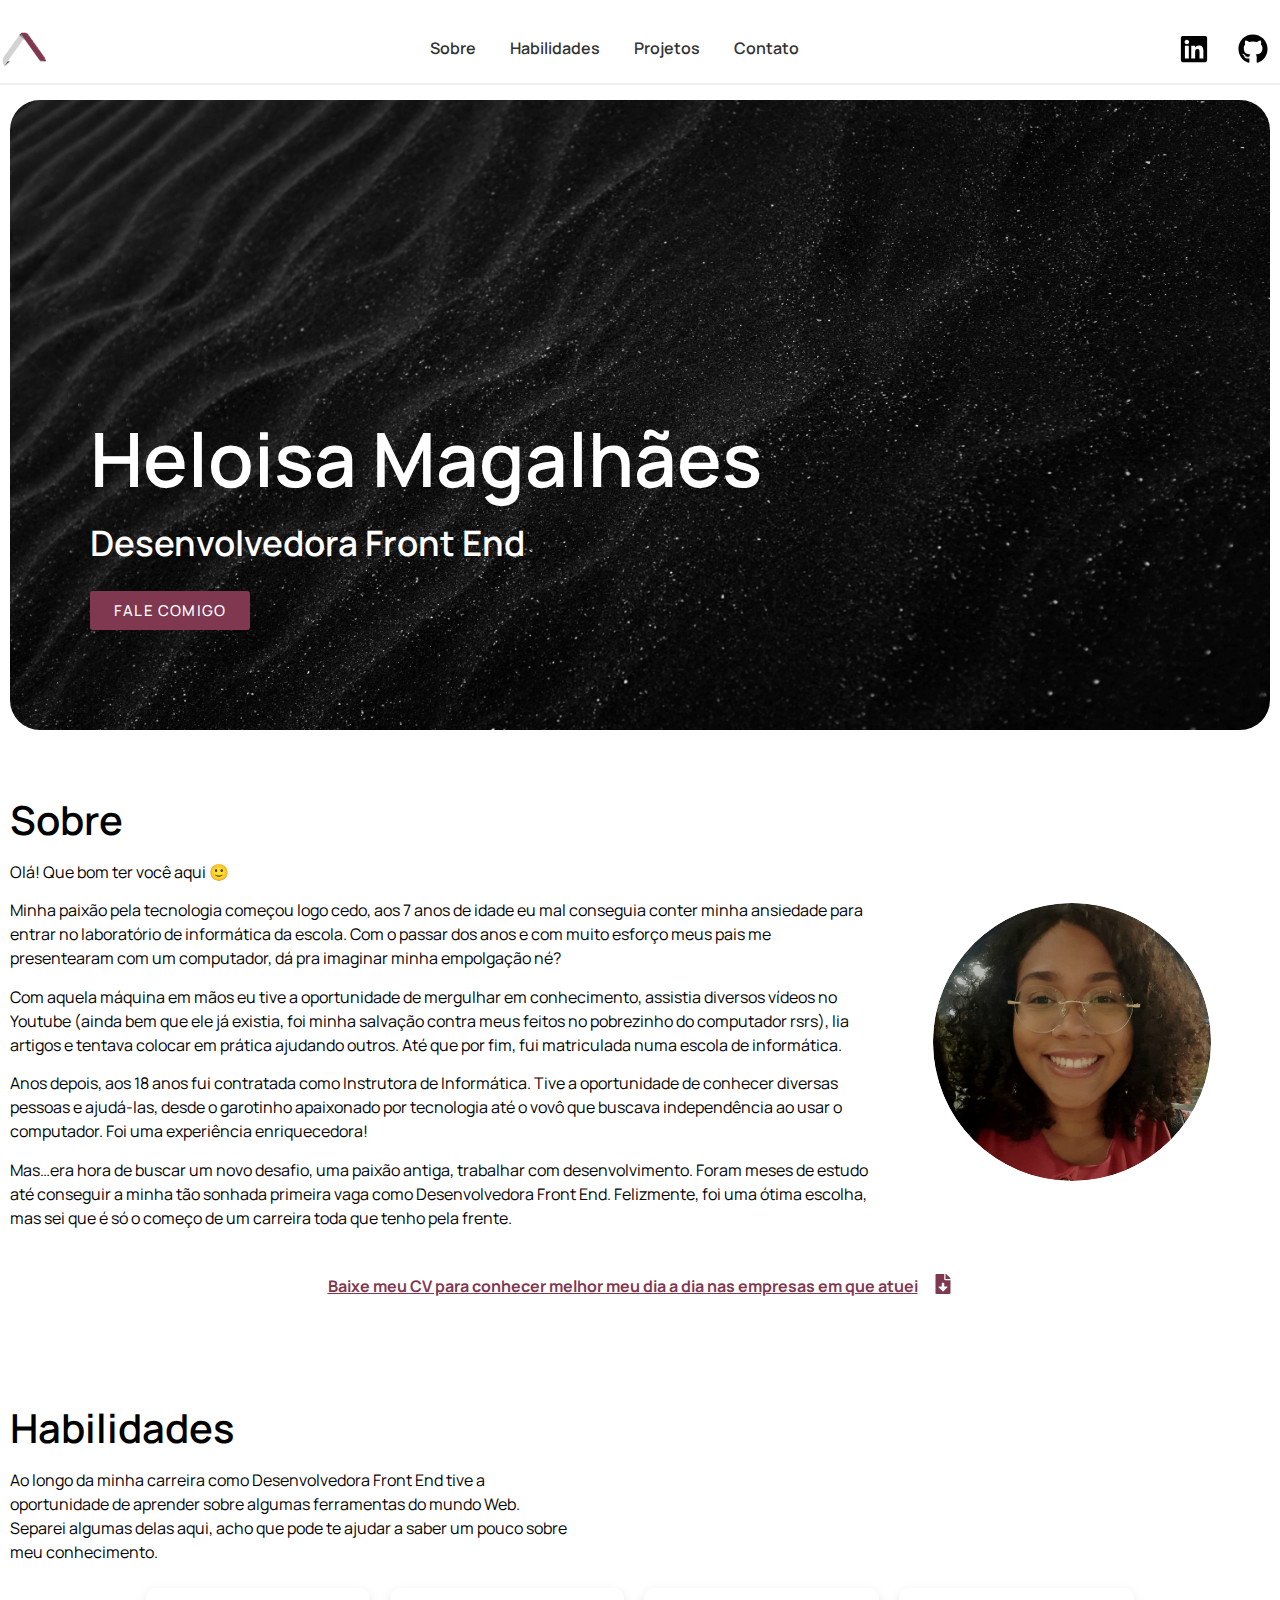
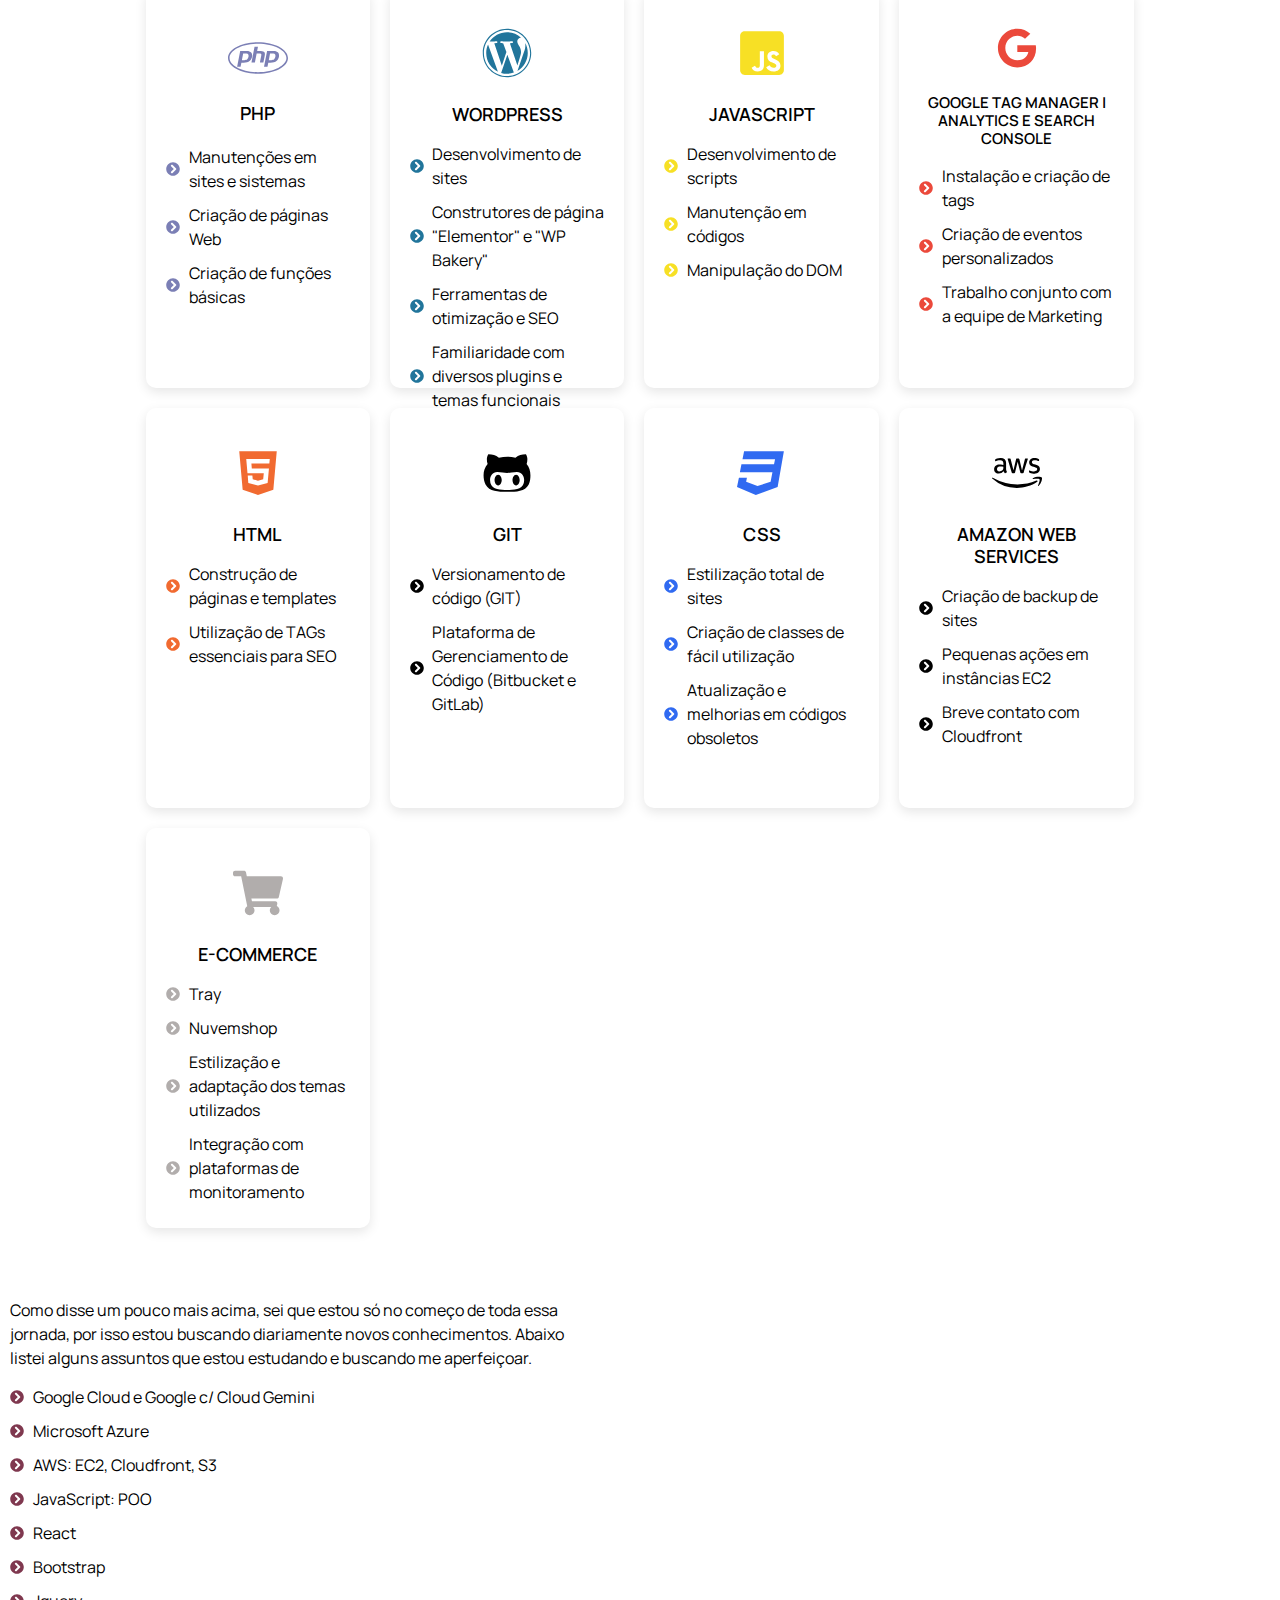
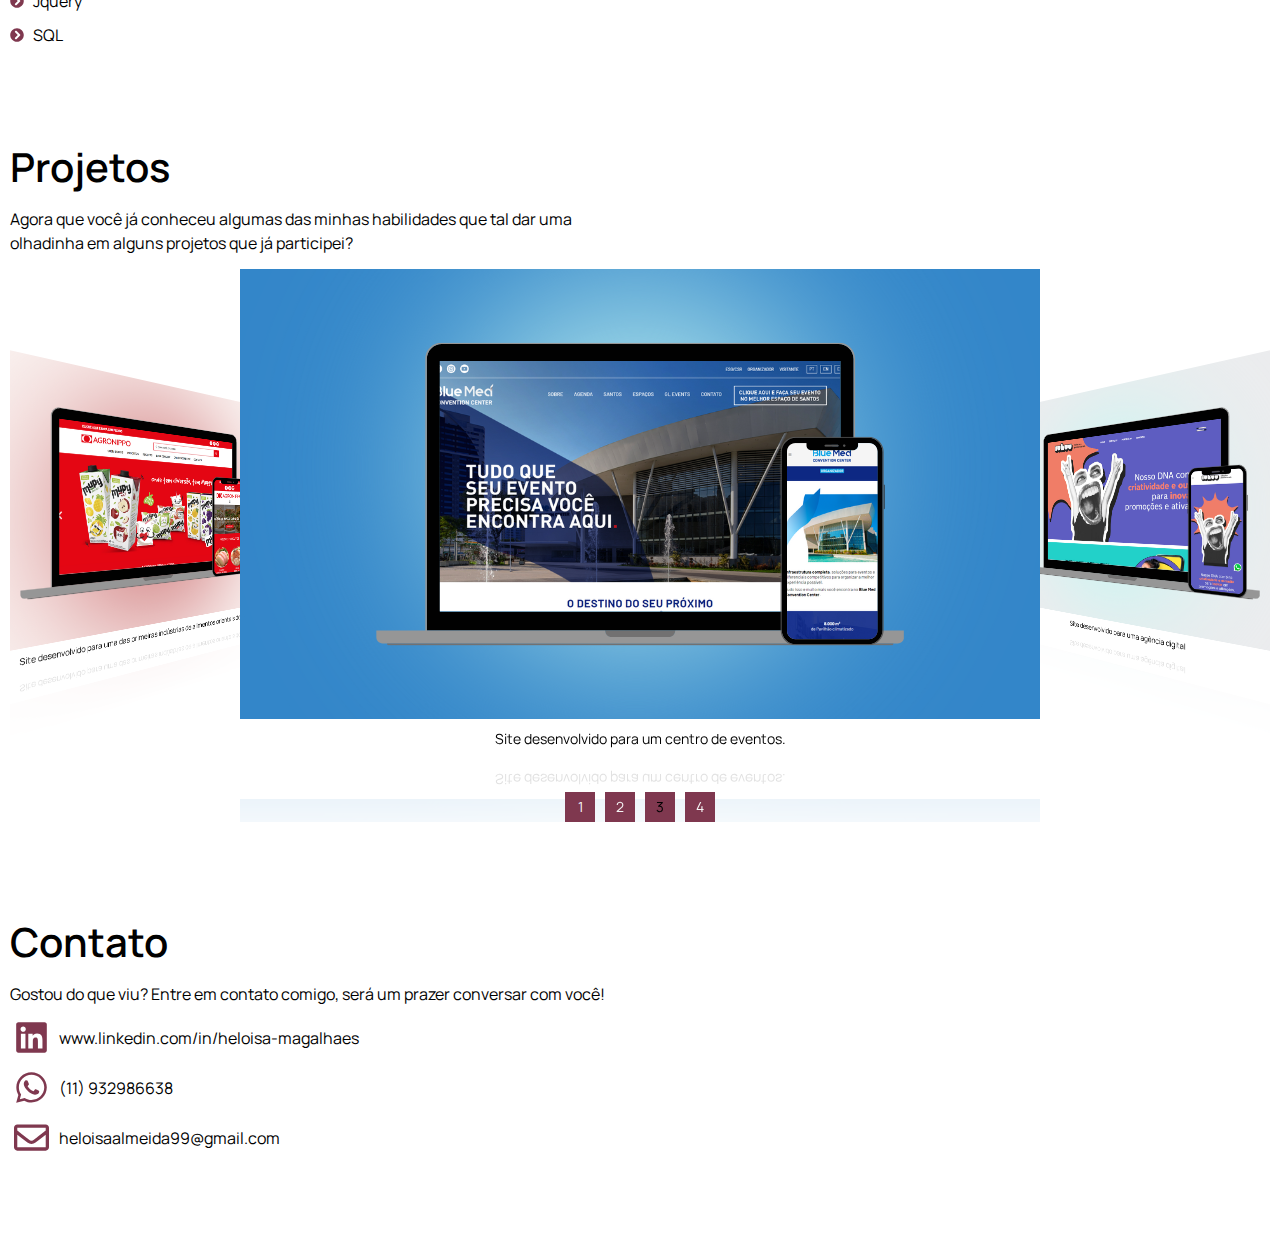
<file: index.html>
<!DOCTYPE html>
<html lang="pt-BR">
<head>
	<meta charset="UTF-8">
		<title>Portfólio Heloisa Magalhães &#8211; Olá! Conheça um pouco mais sobre mim :)</title>
<meta name="robots" content="max-image-preview:large">
<link rel="alternate" type="application/rss+xml" title="Feed para Portfólio Heloisa Magalhães &raquo;" href="./feed/index.html">
<link rel="alternate" type="application/rss+xml" title="Feed de comentários para Portfólio Heloisa Magalhães &raquo;" href="./comments/feed/index.html">
<link rel="alternate" type="application/rss+xml" title="Feed de comentários para Portfólio Heloisa Magalhães &raquo; Portfólio Helô Magalhães" href="./pagina-exemplo/feed/index.html">
<script>
window._wpemojiSettings = {"baseUrl":"https:\/\/s.w.org\/images\/core\/emoji\/15.0.3\/72x72\/","ext":".png","svgUrl":"https:\/\/s.w.org\/images\/core\/emoji\/15.0.3\/svg\/","svgExt":".svg","source":{"concatemoji":".\/\/wp-includes\/js\/wp-emoji-release.min.js?ver=6.6.2"}};
/*! This file is auto-generated */
!function(i,n){var o,s,e;function c(e){try{var t={supportTests:e,timestamp:(new Date).valueOf()};sessionStorage.setItem(o,JSON.stringify(t))}catch(e){}}function p(e,t,n){e.clearRect(0,0,e.canvas.width,e.canvas.height),e.fillText(t,0,0);var t=new Uint32Array(e.getImageData(0,0,e.canvas.width,e.canvas.height).data),r=(e.clearRect(0,0,e.canvas.width,e.canvas.height),e.fillText(n,0,0),new Uint32Array(e.getImageData(0,0,e.canvas.width,e.canvas.height).data));return t.every(function(e,t){return e===r[t]})}function u(e,t,n){switch(t){case"flag":return n(e,"🏳️‍⚧️","🏳️​⚧️")?!1:!n(e,"🇺🇳","🇺​🇳")&&!n(e,"🏴󠁧󠁢󠁥󠁮󠁧󠁿","🏴​󠁧​󠁢​󠁥​󠁮​󠁧​󠁿");case"emoji":return!n(e,"🐦‍⬛","🐦​⬛")}return!1}function f(e,t,n){var r="undefined"!=typeof WorkerGlobalScope&&self instanceof WorkerGlobalScope?new OffscreenCanvas(300,150):i.createElement("canvas"),a=r.getContext("2d",{willReadFrequently:!0}),o=(a.textBaseline="top",a.font="600 32px Arial",{});return e.forEach(function(e){o[e]=t(a,e,n)}),o}function t(e){var t=i.createElement("script");t.src=e,t.defer=!0,i.head.appendChild(t)}"undefined"!=typeof Promise&&(o="wpEmojiSettingsSupports",s=["flag","emoji"],n.supports={everything:!0,everythingExceptFlag:!0},e=new Promise(function(e){i.addEventListener("DOMContentLoaded",e,{once:!0})}),new Promise(function(t){var n=function(){try{var e=JSON.parse(sessionStorage.getItem(o));if("object"==typeof e&&"number"==typeof e.timestamp&&(new Date).valueOf()<e.timestamp+604800&&"object"==typeof e.supportTests)return e.supportTests}catch(e){}return null}();if(!n){if("undefined"!=typeof Worker&&"undefined"!=typeof OffscreenCanvas&&"undefined"!=typeof URL&&URL.createObjectURL&&"undefined"!=typeof Blob)try{var e="postMessage("+f.toString()+"("+[JSON.stringify(s),u.toString(),p.toString()].join(",")+"));",r=new Blob([e],{type:"text/javascript"}),a=new Worker(URL.createObjectURL(r),{name:"wpTestEmojiSupports"});return void(a.onmessage=function(e){c(n=e.data),a.terminate(),t(n)})}catch(e){}c(n=f(s,u,p))}t(n)}).then(function(e){for(var t in e)n.supports[t]=e[t],n.supports.everything=n.supports.everything&&n.supports[t],"flag"!==t&&(n.supports.everythingExceptFlag=n.supports.everythingExceptFlag&&n.supports[t]);n.supports.everythingExceptFlag=n.supports.everythingExceptFlag&&!n.supports.flag,n.DOMReady=!1,n.readyCallback=function(){n.DOMReady=!0}}).then(function(){return e}).then(function(){var e;n.supports.everything||(n.readyCallback(),(e=n.source||{}).concatemoji?t(e.concatemoji):e.wpemoji&&e.twemoji&&(t(e.twemoji),t(e.wpemoji)))}))}((window,document),window._wpemojiSettings);
</script>
<style id="wp-emoji-styles-inline-css">img.wp-smiley, img.emoji {
		display: inline !important;
		border: none !important;
		box-shadow: none !important;
		height: 1em !important;
		width: 1em !important;
		margin: 0 0.07em !important;
		vertical-align: -0.1em !important;
		background: none !important;
		padding: 0 !important;
	}</style>
<style id="classic-theme-styles-inline-css">/*! This file is auto-generated */
.wp-block-button__link{color:#fff;background-color:#32373c;border-radius:9999px;box-shadow:none;text-decoration:none;padding:calc(.667em + 2px) calc(1.333em + 2px);font-size:1.125em}.wp-block-file__button{background:#32373c;color:#fff;text-decoration:none}</style>
<style id="global-styles-inline-css">:root{--wp--preset--aspect-ratio--square: 1;--wp--preset--aspect-ratio--4-3: 4/3;--wp--preset--aspect-ratio--3-4: 3/4;--wp--preset--aspect-ratio--3-2: 3/2;--wp--preset--aspect-ratio--2-3: 2/3;--wp--preset--aspect-ratio--16-9: 16/9;--wp--preset--aspect-ratio--9-16: 9/16;--wp--preset--color--black: #000000;--wp--preset--color--cyan-bluish-gray: #abb8c3;--wp--preset--color--white: #ffffff;--wp--preset--color--pale-pink: #f78da7;--wp--preset--color--vivid-red: #cf2e2e;--wp--preset--color--luminous-vivid-orange: #ff6900;--wp--preset--color--luminous-vivid-amber: #fcb900;--wp--preset--color--light-green-cyan: #7bdcb5;--wp--preset--color--vivid-green-cyan: #00d084;--wp--preset--color--pale-cyan-blue: #8ed1fc;--wp--preset--color--vivid-cyan-blue: #0693e3;--wp--preset--color--vivid-purple: #9b51e0;--wp--preset--gradient--vivid-cyan-blue-to-vivid-purple: linear-gradient(135deg,rgba(6,147,227,1) 0%,rgb(155,81,224) 100%);--wp--preset--gradient--light-green-cyan-to-vivid-green-cyan: linear-gradient(135deg,rgb(122,220,180) 0%,rgb(0,208,130) 100%);--wp--preset--gradient--luminous-vivid-amber-to-luminous-vivid-orange: linear-gradient(135deg,rgba(252,185,0,1) 0%,rgba(255,105,0,1) 100%);--wp--preset--gradient--luminous-vivid-orange-to-vivid-red: linear-gradient(135deg,rgba(255,105,0,1) 0%,rgb(207,46,46) 100%);--wp--preset--gradient--very-light-gray-to-cyan-bluish-gray: linear-gradient(135deg,rgb(238,238,238) 0%,rgb(169,184,195) 100%);--wp--preset--gradient--cool-to-warm-spectrum: linear-gradient(135deg,rgb(74,234,220) 0%,rgb(151,120,209) 20%,rgb(207,42,186) 40%,rgb(238,44,130) 60%,rgb(251,105,98) 80%,rgb(254,248,76) 100%);--wp--preset--gradient--blush-light-purple: linear-gradient(135deg,rgb(255,206,236) 0%,rgb(152,150,240) 100%);--wp--preset--gradient--blush-bordeaux: linear-gradient(135deg,rgb(254,205,165) 0%,rgb(254,45,45) 50%,rgb(107,0,62) 100%);--wp--preset--gradient--luminous-dusk: linear-gradient(135deg,rgb(255,203,112) 0%,rgb(199,81,192) 50%,rgb(65,88,208) 100%);--wp--preset--gradient--pale-ocean: linear-gradient(135deg,rgb(255,245,203) 0%,rgb(182,227,212) 50%,rgb(51,167,181) 100%);--wp--preset--gradient--electric-grass: linear-gradient(135deg,rgb(202,248,128) 0%,rgb(113,206,126) 100%);--wp--preset--gradient--midnight: linear-gradient(135deg,rgb(2,3,129) 0%,rgb(40,116,252) 100%);--wp--preset--font-size--small: 13px;--wp--preset--font-size--medium: 20px;--wp--preset--font-size--large: 36px;--wp--preset--font-size--x-large: 42px;--wp--preset--spacing--20: 0.44rem;--wp--preset--spacing--30: 0.67rem;--wp--preset--spacing--40: 1rem;--wp--preset--spacing--50: 1.5rem;--wp--preset--spacing--60: 2.25rem;--wp--preset--spacing--70: 3.38rem;--wp--preset--spacing--80: 5.06rem;--wp--preset--shadow--natural: 6px 6px 9px rgba(0, 0, 0, 0.2);--wp--preset--shadow--deep: 12px 12px 50px rgba(0, 0, 0, 0.4);--wp--preset--shadow--sharp: 6px 6px 0px rgba(0, 0, 0, 0.2);--wp--preset--shadow--outlined: 6px 6px 0px -3px rgba(255, 255, 255, 1), 6px 6px rgba(0, 0, 0, 1);--wp--preset--shadow--crisp: 6px 6px 0px rgba(0, 0, 0, 1);}:where(.is-layout-flex){gap: 0.5em;}:where(.is-layout-grid){gap: 0.5em;}body .is-layout-flex{display: flex;}.is-layout-flex{flex-wrap: wrap;align-items: center;}.is-layout-flex > :is(*, div){margin: 0;}body .is-layout-grid{display: grid;}.is-layout-grid > :is(*, div){margin: 0;}:where(.wp-block-columns.is-layout-flex){gap: 2em;}:where(.wp-block-columns.is-layout-grid){gap: 2em;}:where(.wp-block-post-template.is-layout-flex){gap: 1.25em;}:where(.wp-block-post-template.is-layout-grid){gap: 1.25em;}.has-black-color{color: var(--wp--preset--color--black) !important;}.has-cyan-bluish-gray-color{color: var(--wp--preset--color--cyan-bluish-gray) !important;}.has-white-color{color: var(--wp--preset--color--white) !important;}.has-pale-pink-color{color: var(--wp--preset--color--pale-pink) !important;}.has-vivid-red-color{color: var(--wp--preset--color--vivid-red) !important;}.has-luminous-vivid-orange-color{color: var(--wp--preset--color--luminous-vivid-orange) !important;}.has-luminous-vivid-amber-color{color: var(--wp--preset--color--luminous-vivid-amber) !important;}.has-light-green-cyan-color{color: var(--wp--preset--color--light-green-cyan) !important;}.has-vivid-green-cyan-color{color: var(--wp--preset--color--vivid-green-cyan) !important;}.has-pale-cyan-blue-color{color: var(--wp--preset--color--pale-cyan-blue) !important;}.has-vivid-cyan-blue-color{color: var(--wp--preset--color--vivid-cyan-blue) !important;}.has-vivid-purple-color{color: var(--wp--preset--color--vivid-purple) !important;}.has-black-background-color{background-color: var(--wp--preset--color--black) !important;}.has-cyan-bluish-gray-background-color{background-color: var(--wp--preset--color--cyan-bluish-gray) !important;}.has-white-background-color{background-color: var(--wp--preset--color--white) !important;}.has-pale-pink-background-color{background-color: var(--wp--preset--color--pale-pink) !important;}.has-vivid-red-background-color{background-color: var(--wp--preset--color--vivid-red) !important;}.has-luminous-vivid-orange-background-color{background-color: var(--wp--preset--color--luminous-vivid-orange) !important;}.has-luminous-vivid-amber-background-color{background-color: var(--wp--preset--color--luminous-vivid-amber) !important;}.has-light-green-cyan-background-color{background-color: var(--wp--preset--color--light-green-cyan) !important;}.has-vivid-green-cyan-background-color{background-color: var(--wp--preset--color--vivid-green-cyan) !important;}.has-pale-cyan-blue-background-color{background-color: var(--wp--preset--color--pale-cyan-blue) !important;}.has-vivid-cyan-blue-background-color{background-color: var(--wp--preset--color--vivid-cyan-blue) !important;}.has-vivid-purple-background-color{background-color: var(--wp--preset--color--vivid-purple) !important;}.has-black-border-color{border-color: var(--wp--preset--color--black) !important;}.has-cyan-bluish-gray-border-color{border-color: var(--wp--preset--color--cyan-bluish-gray) !important;}.has-white-border-color{border-color: var(--wp--preset--color--white) !important;}.has-pale-pink-border-color{border-color: var(--wp--preset--color--pale-pink) !important;}.has-vivid-red-border-color{border-color: var(--wp--preset--color--vivid-red) !important;}.has-luminous-vivid-orange-border-color{border-color: var(--wp--preset--color--luminous-vivid-orange) !important;}.has-luminous-vivid-amber-border-color{border-color: var(--wp--preset--color--luminous-vivid-amber) !important;}.has-light-green-cyan-border-color{border-color: var(--wp--preset--color--light-green-cyan) !important;}.has-vivid-green-cyan-border-color{border-color: var(--wp--preset--color--vivid-green-cyan) !important;}.has-pale-cyan-blue-border-color{border-color: var(--wp--preset--color--pale-cyan-blue) !important;}.has-vivid-cyan-blue-border-color{border-color: var(--wp--preset--color--vivid-cyan-blue) !important;}.has-vivid-purple-border-color{border-color: var(--wp--preset--color--vivid-purple) !important;}.has-vivid-cyan-blue-to-vivid-purple-gradient-background{background: var(--wp--preset--gradient--vivid-cyan-blue-to-vivid-purple) !important;}.has-light-green-cyan-to-vivid-green-cyan-gradient-background{background: var(--wp--preset--gradient--light-green-cyan-to-vivid-green-cyan) !important;}.has-luminous-vivid-amber-to-luminous-vivid-orange-gradient-background{background: var(--wp--preset--gradient--luminous-vivid-amber-to-luminous-vivid-orange) !important;}.has-luminous-vivid-orange-to-vivid-red-gradient-background{background: var(--wp--preset--gradient--luminous-vivid-orange-to-vivid-red) !important;}.has-very-light-gray-to-cyan-bluish-gray-gradient-background{background: var(--wp--preset--gradient--very-light-gray-to-cyan-bluish-gray) !important;}.has-cool-to-warm-spectrum-gradient-background{background: var(--wp--preset--gradient--cool-to-warm-spectrum) !important;}.has-blush-light-purple-gradient-background{background: var(--wp--preset--gradient--blush-light-purple) !important;}.has-blush-bordeaux-gradient-background{background: var(--wp--preset--gradient--blush-bordeaux) !important;}.has-luminous-dusk-gradient-background{background: var(--wp--preset--gradient--luminous-dusk) !important;}.has-pale-ocean-gradient-background{background: var(--wp--preset--gradient--pale-ocean) !important;}.has-electric-grass-gradient-background{background: var(--wp--preset--gradient--electric-grass) !important;}.has-midnight-gradient-background{background: var(--wp--preset--gradient--midnight) !important;}.has-small-font-size{font-size: var(--wp--preset--font-size--small) !important;}.has-medium-font-size{font-size: var(--wp--preset--font-size--medium) !important;}.has-large-font-size{font-size: var(--wp--preset--font-size--large) !important;}.has-x-large-font-size{font-size: var(--wp--preset--font-size--x-large) !important;}
:where(.wp-block-post-template.is-layout-flex){gap: 1.25em;}:where(.wp-block-post-template.is-layout-grid){gap: 1.25em;}
:where(.wp-block-columns.is-layout-flex){gap: 2em;}:where(.wp-block-columns.is-layout-grid){gap: 2em;}
:root :where(.wp-block-pullquote){font-size: 1.5em;line-height: 1.6;}</style>
<link rel="stylesheet" id="elementor-frontend-css" href="./wp-content/plugins/elementor/assets/css/frontend.min.css?ver=3.24.7" media="all">
<link rel="stylesheet" id="swiper-css" href="./wp-content/plugins/elementor/assets/lib/swiper/v8/css/swiper.min.css?ver=8.4.5" media="all">
<link rel="stylesheet" id="e-swiper-css" href="./wp-content/plugins/elementor/assets/css/conditionals/e-swiper.min.css?ver=3.24.7" media="all">
<link rel="stylesheet" id="elementor-post-6-css" href="./wp-content/uploads/elementor/css/post-6.css?ver=1729787528" media="all">
<link rel="stylesheet" id="elementor-global-css" href="./wp-content/uploads/elementor/css/global.css?ver=1729787528" media="all">
<link rel="stylesheet" id="widget-heading-css" href="./wp-content/plugins/elementor/assets/css/widget-heading.min.css?ver=3.24.7" media="all">
<link rel="stylesheet" id="widget-text-editor-css" href="./wp-content/plugins/elementor/assets/css/widget-text-editor.min.css?ver=3.24.7" media="all">
<link rel="stylesheet" id="widget-image-css" href="./wp-content/plugins/elementor/assets/css/widget-image.min.css?ver=3.24.7" media="all">
<link rel="stylesheet" id="widget-icon-box-css" href="./wp-content/plugins/elementor/assets/css/widget-icon-box.min.css?ver=3.24.7" media="all">
<link rel="stylesheet" id="widget-icon-list-css" href="./wp-content/plugins/elementor/assets/css/widget-icon-list.min.css?ver=3.24.7" media="all">
<link rel="stylesheet" id="elementor-post-2-css" href="./wp-content/uploads/elementor/css/post-2.css?ver=1729794273" media="all">
<link rel="stylesheet" id="elementor-post-16-css" href="./wp-content/uploads/elementor/css/post-16.css?ver=1729787528" media="all">
<link rel="stylesheet" id="hello-elementor-css" href="./wp-content/themes/hello-elementor/style.min.css?ver=3.1.1" media="all">
<link rel="stylesheet" id="hello-elementor-theme-style-css" href="./wp-content/themes/hello-elementor/theme.min.css?ver=3.1.1" media="all">
<link rel="stylesheet" id="hello-elementor-header-footer-css" href="./wp-content/themes/hello-elementor/header-footer.min.css?ver=3.1.1" media="all">
<link rel="stylesheet" id="wpr-text-animations-css-css" href="./wp-content/plugins/royal-elementor-addons/assets/css/lib/animations/text-animations.min.css?ver=1.7.1" media="all">
<link rel="stylesheet" id="wpr-flipster-css-css" href="./wp-content/plugins/royal-elementor-addons/assets/css/lib/flipster/jquery.flipster.min.css?ver=1.7.1" media="all">
<link rel="stylesheet" id="wpr-addons-css-css" href="./wp-content/plugins/royal-elementor-addons/assets/css/frontend.min.css?ver=1.7.1" media="all">
<link rel="stylesheet" id="font-awesome-5-all-css" href="./wp-content/plugins/elementor/assets/lib/font-awesome/css/all.min.css?ver=1.7.1" media="all">
<link rel="stylesheet" id="google-fonts-1-css" href="https://fonts.googleapis.com/css?family=Manrope%3A100%2C100italic%2C200%2C200italic%2C300%2C300italic%2C400%2C400italic%2C500%2C500italic%2C600%2C600italic%2C700%2C700italic%2C800%2C800italic%2C900%2C900italic&#038;display=swap&#038;ver=6.6.2" media="all">
<link rel="preconnect" href="https://fonts.gstatic.com/" crossorigin>
<script data-cfasync="false" src="./wp-includes/js/jquery/jquery.min.js?ver=3.7.1" id="jquery-core-js"></script>
<script data-cfasync="false" src="./wp-includes/js/jquery/jquery-migrate.min.js?ver=3.4.1" id="jquery-migrate-js"></script>
<link rel="https://api.w.org/" href="./wp-json/index.html">
<link rel="alternate" title="JSON" type="application/json" href="./wp-json/wp/v2/pages/2/index.html">
<link rel="EditURI" type="application/rsd+xml" title="RSD" href="./xmlrpc.php?rsd">
<meta name="generator" content="WordPress 6.6.2">
<link rel="canonical" href="./index.html">
<link rel="shortlink" href="./index.html">
<link rel="alternate" title="oEmbed (JSON)" type="application/json+oembed" href="./wp-json/oembed/1.0/embed/index.html?url=.%2F%2F">
<link rel="alternate" title="oEmbed (XML)" type="text/xml+oembed" href="./wp-json/oembed/1.0/embed/index.html?url=.%2F%2F#038;format=xml">
<meta name="generator" content="Elementor 3.24.7; features: e_font_icon_svg, additional_custom_breakpoints, e_optimized_control_loading, e_element_cache; settings: css_print_method-external, google_font-enabled, font_display-swap">
			<style>.e-con.e-parent:nth-of-type(n+4):not(.e-lazyloaded):not(.e-no-lazyload),
				.e-con.e-parent:nth-of-type(n+4):not(.e-lazyloaded):not(.e-no-lazyload) * {
					background-image: none !important;
				}
				@media screen and (max-height: 1024px) {
					.e-con.e-parent:nth-of-type(n+3):not(.e-lazyloaded):not(.e-no-lazyload),
					.e-con.e-parent:nth-of-type(n+3):not(.e-lazyloaded):not(.e-no-lazyload) * {
						background-image: none !important;
					}
				}
				@media screen and (max-height: 640px) {
					.e-con.e-parent:nth-of-type(n+2):not(.e-lazyloaded):not(.e-no-lazyload),
					.e-con.e-parent:nth-of-type(n+2):not(.e-lazyloaded):not(.e-no-lazyload) * {
						background-image: none !important;
					}
				}</style>
					<style id="wp-custom-css">.card-habilidades{
	height:400px;
	box-shadow: rgba(0, 0, 0, 0.1) 0px 4px 12px;
	border-radius:10px;
	padding:40px 20px;
	justify-content: flex-start;
}

.aprendendo{
	height:300px;
}</style>
		<style id="wpr_lightbox_styles">.lg-backdrop {
					background-color: rgba(0,0,0,0.6) !important;
				}
				.lg-toolbar,
				.lg-dropdown {
					background-color: rgba(0,0,0,0.8) !important;
				}
				.lg-dropdown:after {
					border-bottom-color: rgba(0,0,0,0.8) !important;
				}
				.lg-sub-html {
					background-color: rgba(0,0,0,0.8) !important;
				}
				.lg-thumb-outer,
				.lg-progress-bar {
					background-color: #444444 !important;
				}
				.lg-progress {
					background-color: #a90707 !important;
				}
				.lg-icon {
					color: #efefef !important;
					font-size: 20px !important;
				}
				.lg-icon.lg-toogle-thumb {
					font-size: 24px !important;
				}
				.lg-icon:hover,
				.lg-dropdown-text:hover {
					color: #ffffff !important;
				}
				.lg-sub-html,
				.lg-dropdown-text {
					color: #efefef !important;
					font-size: 14px !important;
				}
				#lg-counter {
					color: #efefef !important;
					font-size: 14px !important;
				}
				.lg-prev,
				.lg-next {
					font-size: 35px !important;
				}

				/* Defaults */
				.lg-icon {
				background-color: transparent !important;
				}

				#lg-counter {
				opacity: 0.9;
				}

				.lg-thumb-outer {
				padding: 0 10px;
				}

				.lg-thumb-item {
				border-radius: 0 !important;
				border: none !important;
				opacity: 0.5;
				}

				.lg-thumb-item.active {
					opacity: 1;
				}</style>	<meta name="viewport" content="width=device-width, initial-scale=1.0, viewport-fit=cover">
</head>
<body class="home page-template page-template-elementor_canvas page page-id-2 elementor-default elementor-template-canvas elementor-kit-6 elementor-page elementor-page-2">
			<div data-elementor-type="wp-post" data-elementor-id="16" class="elementor elementor-16">
				<div class="elementor-element elementor-element-ba669f9 e-flex e-con-boxed wpr-particle-no wpr-jarallax-no wpr-parallax-no wpr-sticky-section-no e-con e-parent" data-id="ba669f9" data-element_type="container">
					<div class="e-con-inner">
				<div class="elementor-element elementor-element-04d80e4 elementor-widget elementor-widget-image" data-id="04d80e4" data-element_type="widget" data-widget_type="image.default">
				<div class="elementor-widget-container">
													<img width="49" height="39" src="./wp-content/uploads/2024/08/logo.png" class="attachment-large size-large wp-image-26" alt="">													</div>
				</div>
				<div class="elementor-element elementor-element-36869b5 wpr-main-menu-align-left wpr-main-menu-align--tabletleft wpr-main-menu-align--mobileleft wpr-pointer-underline wpr-pointer-line-fx wpr-pointer-fx-fade wpr-sub-icon-caret-down wpr-sub-menu-fx-fade wpr-nav-menu-bp-mobile wpr-mobile-menu-full-width wpr-mobile-menu-item-align-center wpr-mobile-toggle-v1 wpr-sub-divider-yes wpr-mobile-divider-yes elementor-widget elementor-widget-wpr-nav-menu" data-id="36869b5" data-element_type="widget" data-settings="{&quot;menu_layout&quot;:&quot;horizontal&quot;}" data-widget_type="wpr-nav-menu.default">
				<div class="elementor-widget-container">
			<nav class="wpr-nav-menu-container wpr-nav-menu-horizontal" data-trigger="hover"><ul id="menu-1-36869b5" class="wpr-nav-menu">
<li class="menu-item menu-item-type-custom menu-item-object-custom menu-item-29"><a href="#" class="wpr-menu-item wpr-pointer-item">Sobre</a></li>
<li class="menu-item menu-item-type-custom menu-item-object-custom menu-item-28"><a href="#" class="wpr-menu-item wpr-pointer-item">Habilidades</a></li>
<li class="menu-item menu-item-type-custom menu-item-object-custom menu-item-27"><a href="#" class="wpr-menu-item wpr-pointer-item">Projetos</a></li>
<li class="menu-item menu-item-type-custom menu-item-object-custom menu-item-30"><a href="#" class="wpr-menu-item wpr-pointer-item">Contato</a></li>
</ul></nav><nav class="wpr-mobile-nav-menu-container"><div class="wpr-mobile-toggle-wrap"><div class="wpr-mobile-toggle">
<span class="wpr-mobile-toggle-line"></span><span class="wpr-mobile-toggle-line"></span><span class="wpr-mobile-toggle-line"></span>
</div></div>
<ul id="mobile-menu-2-36869b5" class="wpr-mobile-nav-menu">
<li class="menu-item menu-item-type-custom menu-item-object-custom menu-item-29"><a href="#" class="wpr-mobile-menu-item">Sobre</a></li>
<li class="menu-item menu-item-type-custom menu-item-object-custom menu-item-28"><a href="#" class="wpr-mobile-menu-item">Habilidades</a></li>
<li class="menu-item menu-item-type-custom menu-item-object-custom menu-item-27"><a href="#" class="wpr-mobile-menu-item">Projetos</a></li>
<li class="menu-item menu-item-type-custom menu-item-object-custom menu-item-30"><a href="#" class="wpr-mobile-menu-item">Contato</a></li>
</ul></nav>		</div>
				</div>
				<div class="elementor-element elementor-element-4808b5b elementor-icon-list--layout-inline elementor-list-item-link-full_width elementor-widget elementor-widget-icon-list" data-id="4808b5b" data-element_type="widget" data-widget_type="icon-list.default">
				<div class="elementor-widget-container">
					<ul class="elementor-icon-list-items elementor-inline-items">
							<li class="elementor-icon-list-item elementor-inline-item">
											<a href="https://www.linkedin.com/in/heloisa-magalh%C3%A3es-290453181/" target="_blank">

												<span class="elementor-icon-list-icon">
							<svg aria-hidden="true" class="e-font-icon-svg e-fab-linkedin" viewbox="0 0 448 512" xmlns="http://www.w3.org/2000/svg"><path d="M416 32H31.9C14.3 32 0 46.5 0 64.3v383.4C0 465.5 14.3 480 31.9 480H416c17.6 0 32-14.5 32-32.3V64.3c0-17.8-14.4-32.3-32-32.3zM135.4 416H69V202.2h66.5V416zm-33.2-243c-21.3 0-38.5-17.3-38.5-38.5S80.9 96 102.2 96c21.2 0 38.5 17.3 38.5 38.5 0 21.3-17.2 38.5-38.5 38.5zm282.1 243h-66.4V312c0-24.8-.5-56.7-34.5-56.7-34.6 0-39.9 27-39.9 54.9V416h-66.4V202.2h63.7v29.2h.9c8.9-16.8 30.6-34.5 62.9-34.5 67.2 0 79.7 44.3 79.7 101.9V416z"></path></svg>						</span>
										<span class="elementor-icon-list-text"></span>
											</a>
									</li>
								<li class="elementor-icon-list-item elementor-inline-item">
											<a href="https://github.com/HeloMagalhaes" target="_blank">

												<span class="elementor-icon-list-icon">
							<svg aria-hidden="true" class="e-font-icon-svg e-fab-github" viewbox="0 0 496 512" xmlns="http://www.w3.org/2000/svg"><path d="M165.9 397.4c0 2-2.3 3.6-5.2 3.6-3.3.3-5.6-1.3-5.6-3.6 0-2 2.3-3.6 5.2-3.6 3-.3 5.6 1.3 5.6 3.6zm-31.1-4.5c-.7 2 1.3 4.3 4.3 4.9 2.6 1 5.6 0 6.2-2s-1.3-4.3-4.3-5.2c-2.6-.7-5.5.3-6.2 2.3zm44.2-1.7c-2.9.7-4.9 2.6-4.6 4.9.3 2 2.9 3.3 5.9 2.6 2.9-.7 4.9-2.6 4.6-4.6-.3-1.9-3-3.2-5.9-2.9zM244.8 8C106.1 8 0 113.3 0 252c0 110.9 69.8 205.8 169.5 239.2 12.8 2.3 17.3-5.6 17.3-12.1 0-6.2-.3-40.4-.3-61.4 0 0-70 15-84.7-29.8 0 0-11.4-29.1-27.8-36.6 0 0-22.9-15.7 1.6-15.4 0 0 24.9 2 38.6 25.8 21.9 38.6 58.6 27.5 72.9 20.9 2.3-16 8.8-27.1 16-33.7-55.9-6.2-112.3-14.3-112.3-110.5 0-27.5 7.6-41.3 23.6-58.9-2.6-6.5-11.1-33.3 2.6-67.9 20.9-6.5 69 27 69 27 20-5.6 41.5-8.5 62.8-8.5s42.8 2.9 62.8 8.5c0 0 48.1-33.6 69-27 13.7 34.7 5.2 61.4 2.6 67.9 16 17.7 25.8 31.5 25.8 58.9 0 96.5-58.9 104.2-114.8 110.5 9.2 7.9 17 22.9 17 46.4 0 33.7-.3 75.4-.3 83.6 0 6.5 4.6 14.4 17.3 12.1C428.2 457.8 496 362.9 496 252 496 113.3 383.5 8 244.8 8zM97.2 352.9c-1.3 1-1 3.3.7 5.2 1.6 1.6 3.9 2.3 5.2 1 1.3-1 1-3.3-.7-5.2-1.6-1.6-3.9-2.3-5.2-1zm-10.8-8.1c-.7 1.3.3 2.9 2.3 3.9 1.6 1 3.6.7 4.3-.7.7-1.3-.3-2.9-2.3-3.9-2-.6-3.6-.3-4.3.7zm32.4 35.6c-1.6 1.3-1 4.3 1.3 6.2 2.3 2.3 5.2 2.6 6.5 1 1.3-1.3.7-4.3-1.3-6.2-2.2-2.3-5.2-2.6-6.5-1zm-11.4-14.7c-1.6 1-1.6 3.6 0 5.9 1.6 2.3 4.3 3.3 5.6 2.3 1.6-1.3 1.6-3.9 0-6.2-1.4-2.3-4-3.3-5.6-2z"></path></svg>						</span>
										<span class="elementor-icon-list-text"></span>
											</a>
									</li>
						</ul>
				</div>
				</div>
					</div>
				</div>
		<div class="elementor-element elementor-element-8ae20d8 e-flex e-con-boxed wpr-particle-no wpr-jarallax-no wpr-parallax-no wpr-sticky-section-no e-con e-parent" data-id="8ae20d8" data-element_type="container">
					<div class="e-con-inner">
				<div class="elementor-element elementor-element-0fac66d elementor-widget-divider--view-line elementor-widget elementor-widget-divider" data-id="0fac66d" data-element_type="widget" data-widget_type="divider.default">
				<div class="elementor-widget-container">
					<div class="elementor-divider">
			<span class="elementor-divider-separator">
						</span>
		</div>
				</div>
				</div>
					</div>
				</div>
				</div>
				<div data-elementor-type="wp-page" data-elementor-id="2" class="elementor elementor-2">
				<div class="elementor-element elementor-element-4873ec2 e-flex e-con-boxed wpr-particle-no wpr-jarallax-no wpr-parallax-no wpr-sticky-section-no e-con e-parent" data-id="4873ec2" data-element_type="container" data-settings="{&quot;background_background&quot;:&quot;classic&quot;}">
					<div class="e-con-inner">
		<div class="elementor-element elementor-element-65b1fe3 e-flex e-con-boxed wpr-particle-no wpr-jarallax-no wpr-parallax-no wpr-sticky-section-no e-con e-child" data-id="65b1fe3" data-element_type="container" data-settings="{&quot;background_background&quot;:&quot;classic&quot;}">
					<div class="e-con-inner">
				<div class="elementor-element elementor-element-884c716 elementor-widget elementor-widget-heading" data-id="884c716" data-element_type="widget" data-widget_type="heading.default">
				<div class="elementor-widget-container">
			<h1 class="elementor-heading-title elementor-size-default">Heloisa Magalhães</h1>		</div>
				</div>
				<div class="elementor-element elementor-element-0401ed2 elementor-widget elementor-widget-heading" data-id="0401ed2" data-element_type="widget" data-widget_type="heading.default">
				<div class="elementor-widget-container">
			<h2 class="elementor-heading-title elementor-size-default">Desenvolvedora Front End</h2>		</div>
				</div>
				<div class="elementor-element elementor-element-b58195e elementor-widget elementor-widget-button" data-id="b58195e" data-element_type="widget" data-widget_type="button.default">
				<div class="elementor-widget-container">
					<div class="elementor-button-wrapper">
			<a class="elementor-button elementor-button-link elementor-size-sm" href="https://wa.me/5511932986638" target="_blank">
						<span class="elementor-button-content-wrapper">
									<span class="elementor-button-text">Fale Comigo</span>
					</span>
					</a>
		</div>
				</div>
				</div>
					</div>
				</div>
					</div>
				</div>
		<div class="elementor-element elementor-element-82550e5 e-flex e-con-boxed wpr-particle-no wpr-jarallax-no wpr-parallax-no wpr-sticky-section-no e-con e-parent" data-id="82550e5" data-element_type="container">
					<div class="e-con-inner">
				<div class="elementor-element elementor-element-001c25e elementor-widget elementor-widget-heading" data-id="001c25e" data-element_type="widget" data-widget_type="heading.default">
				<div class="elementor-widget-container">
			<h2 class="elementor-heading-title elementor-size-default">Sobre</h2>		</div>
				</div>
		<div class="elementor-element elementor-element-6e3ad41 e-con-full e-flex wpr-particle-no wpr-jarallax-no wpr-parallax-no wpr-sticky-section-no e-con e-child" data-id="6e3ad41" data-element_type="container">
		<div class="elementor-element elementor-element-9e2a74a e-con-full e-flex wpr-particle-no wpr-jarallax-no wpr-parallax-no wpr-sticky-section-no e-con e-child" data-id="9e2a74a" data-element_type="container">
				<div class="elementor-element elementor-element-9a811e3 elementor-widget elementor-widget-text-editor" data-id="9a811e3" data-element_type="widget" data-widget_type="text-editor.default">
				<div class="elementor-widget-container">
							<p>Olá! Que bom ter você aqui 🙂&nbsp;</p>
<p>Minha paixão pela tecnologia começou logo cedo, aos 7 anos de idade eu mal conseguia conter minha ansiedade para entrar no laboratório de informática da escola. Com o passar dos anos e com muito esforço meus pais me presentearam com um computador, dá pra imaginar minha empolgação né?</p>
<p>Com aquela máquina em mãos eu tive a oportunidade de mergulhar em conhecimento, assistia diversos vídeos no Youtube <span style="color: var( --e-global-color-text ); font-family: var( --e-global-typography-text-font-family ), Sans-serif; font-weight: var( --e-global-typography-text-font-weight ); text-align: var(--text-align);">(ainda bem que ele já existia, foi minha salvação contra meus feitos no pobrezinho do computador rsrs)</span><span style="color: var( --e-global-color-text ); font-family: var( --e-global-typography-text-font-family ), Sans-serif; font-weight: var( --e-global-typography-text-font-weight ); text-align: var(--text-align);">, lia artigos e tentava colocar em prática ajudando outros. Até que por fim, fui matriculada numa escola de informática.</span></p>
<p>Anos depois, aos 18 anos fui contratada como Instrutora de Informática. Tive a oportunidade de conhecer diversas pessoas e ajudá-las, desde o garotinho apaixonado por tecnologia até o vovô que buscava independência ao usar o computador. Foi uma experiência enriquecedora!&nbsp;</p>
<p>Mas&#8230;era hora de buscar um novo desafio, uma paixão antiga, trabalhar com desenvolvimento. Foram meses de estudo até conseguir a minha tão sonhada primeira vaga como Desenvolvedora Front End. Felizmente, foi uma ótima escolha, mas sei que é só o começo de um carreira toda que tenho pela frente.&nbsp;</p>						</div>
				</div>
				</div>
		<div class="elementor-element elementor-element-47f7714 e-con-full e-flex wpr-particle-no wpr-jarallax-no wpr-parallax-no wpr-sticky-section-no e-con e-child" data-id="47f7714" data-element_type="container">
				<div class="elementor-element elementor-element-20d8c22 elementor-widget elementor-widget-image" data-id="20d8c22" data-element_type="widget" data-widget_type="image.default">
				<div class="elementor-widget-container">
													<img fetchpriority="high" decoding="async" width="500" height="500" src="./wp-content/uploads/2024/09/bolinha-perfil.png" class="attachment-full size-full wp-image-276" alt="">													</div>
				</div>
				</div>
				</div>
		<a class="elementor-element elementor-element-b138f4e e-con-full e-flex wpr-particle-no wpr-jarallax-no wpr-parallax-no wpr-sticky-section-no e-con e-child" data-id="b138f4e" data-element_type="container" href="./wp-content/uploads/2024/10/Curriculo-Heloisa-2025.pdf" target="_blank">
				<div class="elementor-element elementor-element-2938fe1 elementor-position-right elementor-view-default elementor-mobile-position-top elementor-vertical-align-top elementor-widget elementor-widget-icon-box" data-id="2938fe1" data-element_type="widget" data-widget_type="icon-box.default">
				<div class="elementor-widget-container">
					<div class="elementor-icon-box-wrapper">

						<div class="elementor-icon-box-icon">
				<span class="elementor-icon elementor-animation-">
				<svg aria-hidden="true" class="e-font-icon-svg e-fas-file-download" viewbox="0 0 384 512" xmlns="http://www.w3.org/2000/svg"><path d="M224 136V0H24C10.7 0 0 10.7 0 24v464c0 13.3 10.7 24 24 24h336c13.3 0 24-10.7 24-24V160H248c-13.2 0-24-10.8-24-24zm76.45 211.36l-96.42 95.7c-6.65 6.61-17.39 6.61-24.04 0l-96.42-95.7C73.42 337.29 80.54 320 94.82 320H160v-80c0-8.84 7.16-16 16-16h32c8.84 0 16 7.16 16 16v80h65.18c14.28 0 21.4 17.29 11.27 27.36zM377 105L279.1 7c-4.5-4.5-10.6-7-17-7H256v128h128v-6.1c0-6.3-2.5-12.4-7-16.9z"></path></svg>				</span>
			</div>
			
						<div class="elementor-icon-box-content">

				
									<p class="elementor-icon-box-description">
						Baixe meu CV para conhecer melhor meu dia a dia nas empresas em que atuei 					</p>
				
			</div>
			
		</div>
				</div>
				</div>
				</a>
					</div>
				</div>
		<div class="elementor-element elementor-element-becddfe e-flex e-con-boxed wpr-particle-no wpr-jarallax-no wpr-parallax-no wpr-sticky-section-no e-con e-parent" data-id="becddfe" data-element_type="container">
					<div class="e-con-inner">
				<div class="elementor-element elementor-element-a645479 elementor-widget elementor-widget-heading" data-id="a645479" data-element_type="widget" data-widget_type="heading.default">
				<div class="elementor-widget-container">
			<h2 class="elementor-heading-title elementor-size-default">Habilidades</h2>		</div>
				</div>
				<div class="elementor-element elementor-element-2a5ff26 elementor-widget__width-initial elementor-widget elementor-widget-text-editor" data-id="2a5ff26" data-element_type="widget" data-widget_type="text-editor.default">
				<div class="elementor-widget-container">
							<p>Ao longo da minha carreira como Desenvolvedora Front End tive a oportunidade de aprender sobre algumas ferramentas do mundo Web. Separei algumas delas aqui, acho que pode te ajudar a saber um pouco sobre meu conhecimento. </p>						</div>
				</div>
		<div class="elementor-element elementor-element-d3de94b e-con-full e-flex wpr-particle-no wpr-jarallax-no wpr-parallax-no wpr-sticky-section-no e-con e-child" data-id="d3de94b" data-element_type="container">
		<div class="elementor-element elementor-element-f568421 e-con-full card-habilidades e-flex wpr-particle-no wpr-jarallax-no wpr-parallax-no wpr-sticky-section-no e-con e-child" data-id="f568421" data-element_type="container">
				<div class="elementor-element elementor-element-53db42e elementor-view-default elementor-position-top elementor-mobile-position-top elementor-widget elementor-widget-icon-box" data-id="53db42e" data-element_type="widget" data-widget_type="icon-box.default">
				<div class="elementor-widget-container">
					<div class="elementor-icon-box-wrapper">

						<div class="elementor-icon-box-icon">
				<span class="elementor-icon elementor-animation-">
				<svg aria-hidden="true" class="e-font-icon-svg e-fab-php" viewbox="0 0 640 512" xmlns="http://www.w3.org/2000/svg"><path d="M320 104.5c171.4 0 303.2 72.2 303.2 151.5S491.3 407.5 320 407.5c-171.4 0-303.2-72.2-303.2-151.5S148.7 104.5 320 104.5m0-16.8C143.3 87.7 0 163 0 256s143.3 168.3 320 168.3S640 349 640 256 496.7 87.7 320 87.7zM218.2 242.5c-7.9 40.5-35.8 36.3-70.1 36.3l13.7-70.6c38 0 63.8-4.1 56.4 34.3zM97.4 350.3h36.7l8.7-44.8c41.1 0 66.6 3 90.2-19.1 26.1-24 32.9-66.7 14.3-88.1-9.7-11.2-25.3-16.7-46.5-16.7h-70.7L97.4 350.3zm185.7-213.6h36.5l-8.7 44.8c31.5 0 60.7-2.3 74.8 10.7 14.8 13.6 7.7 31-8.3 113.1h-37c15.4-79.4 18.3-86 12.7-92-5.4-5.8-17.7-4.6-47.4-4.6l-18.8 96.6h-36.5l32.7-168.6zM505 242.5c-8 41.1-36.7 36.3-70.1 36.3l13.7-70.6c38.2 0 63.8-4.1 56.4 34.3zM384.2 350.3H421l8.7-44.8c43.2 0 67.1 2.5 90.2-19.1 26.1-24 32.9-66.7 14.3-88.1-9.7-11.2-25.3-16.7-46.5-16.7H417l-32.8 168.7z"></path></svg>				</span>
			</div>
			
						<div class="elementor-icon-box-content">

									<h3 class="elementor-icon-box-title">
						<span>
							PHP						</span>
					</h3>
				
				
			</div>
			
		</div>
				</div>
				</div>
				<div class="elementor-element elementor-element-b366ba2 elementor-align-left elementor-icon-list--layout-traditional elementor-list-item-link-full_width elementor-widget elementor-widget-icon-list" data-id="b366ba2" data-element_type="widget" data-widget_type="icon-list.default">
				<div class="elementor-widget-container">
					<ul class="elementor-icon-list-items">
							<li class="elementor-icon-list-item">
											<span class="elementor-icon-list-icon">
							<svg aria-hidden="true" class="e-font-icon-svg e-fas-chevron-circle-right" viewbox="0 0 512 512" xmlns="http://www.w3.org/2000/svg"><path d="M256 8c137 0 248 111 248 248S393 504 256 504 8 393 8 256 119 8 256 8zm113.9 231L234.4 103.5c-9.4-9.4-24.6-9.4-33.9 0l-17 17c-9.4 9.4-9.4 24.6 0 33.9L285.1 256 183.5 357.6c-9.4 9.4-9.4 24.6 0 33.9l17 17c9.4 9.4 24.6 9.4 33.9 0L369.9 273c9.4-9.4 9.4-24.6 0-34z"></path></svg>						</span>
										<span class="elementor-icon-list-text">Manutenções em sites e sistemas</span>
									</li>
								<li class="elementor-icon-list-item">
											<span class="elementor-icon-list-icon">
							<svg aria-hidden="true" class="e-font-icon-svg e-fas-chevron-circle-right" viewbox="0 0 512 512" xmlns="http://www.w3.org/2000/svg"><path d="M256 8c137 0 248 111 248 248S393 504 256 504 8 393 8 256 119 8 256 8zm113.9 231L234.4 103.5c-9.4-9.4-24.6-9.4-33.9 0l-17 17c-9.4 9.4-9.4 24.6 0 33.9L285.1 256 183.5 357.6c-9.4 9.4-9.4 24.6 0 33.9l17 17c9.4 9.4 24.6 9.4 33.9 0L369.9 273c9.4-9.4 9.4-24.6 0-34z"></path></svg>						</span>
										<span class="elementor-icon-list-text">Criação de páginas Web</span>
									</li>
								<li class="elementor-icon-list-item">
											<span class="elementor-icon-list-icon">
							<svg aria-hidden="true" class="e-font-icon-svg e-fas-chevron-circle-right" viewbox="0 0 512 512" xmlns="http://www.w3.org/2000/svg"><path d="M256 8c137 0 248 111 248 248S393 504 256 504 8 393 8 256 119 8 256 8zm113.9 231L234.4 103.5c-9.4-9.4-24.6-9.4-33.9 0l-17 17c-9.4 9.4-9.4 24.6 0 33.9L285.1 256 183.5 357.6c-9.4 9.4-9.4 24.6 0 33.9l17 17c9.4 9.4 24.6 9.4 33.9 0L369.9 273c9.4-9.4 9.4-24.6 0-34z"></path></svg>						</span>
										<span class="elementor-icon-list-text">Criação de funções básicas</span>
									</li>
						</ul>
				</div>
				</div>
				</div>
		<div class="elementor-element elementor-element-b2cb1fd e-con-full card-habilidades e-flex wpr-particle-no wpr-jarallax-no wpr-parallax-no wpr-sticky-section-no e-con e-child" data-id="b2cb1fd" data-element_type="container">
				<div class="elementor-element elementor-element-016fe35 elementor-view-default elementor-position-top elementor-mobile-position-top elementor-widget elementor-widget-icon-box" data-id="016fe35" data-element_type="widget" data-widget_type="icon-box.default">
				<div class="elementor-widget-container">
					<div class="elementor-icon-box-wrapper">

						<div class="elementor-icon-box-icon">
				<span class="elementor-icon elementor-animation-">
				<svg aria-hidden="true" class="e-font-icon-svg e-fab-wordpress" viewbox="0 0 512 512" xmlns="http://www.w3.org/2000/svg"><path d="M61.7 169.4l101.5 278C92.2 413 43.3 340.2 43.3 256c0-30.9 6.6-60.1 18.4-86.6zm337.9 75.9c0-26.3-9.4-44.5-17.5-58.7-10.8-17.5-20.9-32.4-20.9-49.9 0-19.6 14.8-37.8 35.7-37.8.9 0 1.8.1 2.8.2-37.9-34.7-88.3-55.9-143.7-55.9-74.3 0-139.7 38.1-177.8 95.9 5 .2 9.7.3 13.7.3 22.2 0 56.7-2.7 56.7-2.7 11.5-.7 12.8 16.2 1.4 17.5 0 0-11.5 1.3-24.3 2l77.5 230.4L249.8 247l-33.1-90.8c-11.5-.7-22.3-2-22.3-2-11.5-.7-10.1-18.2 1.3-17.5 0 0 35.1 2.7 56 2.7 22.2 0 56.7-2.7 56.7-2.7 11.5-.7 12.8 16.2 1.4 17.5 0 0-11.5 1.3-24.3 2l76.9 228.7 21.2-70.9c9-29.4 16-50.5 16-68.7zm-139.9 29.3l-63.8 185.5c19.1 5.6 39.2 8.7 60.1 8.7 24.8 0 48.5-4.3 70.6-12.1-.6-.9-1.1-1.9-1.5-2.9l-65.4-179.2zm183-120.7c.9 6.8 1.4 14 1.4 21.9 0 21.6-4 45.8-16.2 76.2l-65 187.9C426.2 403 468.7 334.5 468.7 256c0-37-9.4-71.8-26-102.1zM504 256c0 136.8-111.3 248-248 248C119.2 504 8 392.7 8 256 8 119.2 119.2 8 256 8c136.7 0 248 111.2 248 248zm-11.4 0c0-130.5-106.2-236.6-236.6-236.6C125.5 19.4 19.4 125.5 19.4 256S125.6 492.6 256 492.6c130.5 0 236.6-106.1 236.6-236.6z"></path></svg>				</span>
			</div>
			
						<div class="elementor-icon-box-content">

									<h3 class="elementor-icon-box-title">
						<span>
							WORDPRESS						</span>
					</h3>
				
				
			</div>
			
		</div>
				</div>
				</div>
				<div class="elementor-element elementor-element-fd7d1a3 elementor-align-left elementor-icon-list--layout-traditional elementor-list-item-link-full_width elementor-widget elementor-widget-icon-list" data-id="fd7d1a3" data-element_type="widget" data-widget_type="icon-list.default">
				<div class="elementor-widget-container">
					<ul class="elementor-icon-list-items">
							<li class="elementor-icon-list-item">
											<span class="elementor-icon-list-icon">
							<svg aria-hidden="true" class="e-font-icon-svg e-fas-chevron-circle-right" viewbox="0 0 512 512" xmlns="http://www.w3.org/2000/svg"><path d="M256 8c137 0 248 111 248 248S393 504 256 504 8 393 8 256 119 8 256 8zm113.9 231L234.4 103.5c-9.4-9.4-24.6-9.4-33.9 0l-17 17c-9.4 9.4-9.4 24.6 0 33.9L285.1 256 183.5 357.6c-9.4 9.4-9.4 24.6 0 33.9l17 17c9.4 9.4 24.6 9.4 33.9 0L369.9 273c9.4-9.4 9.4-24.6 0-34z"></path></svg>						</span>
										<span class="elementor-icon-list-text">Desenvolvimento de sites</span>
									</li>
								<li class="elementor-icon-list-item">
											<span class="elementor-icon-list-icon">
							<svg aria-hidden="true" class="e-font-icon-svg e-fas-chevron-circle-right" viewbox="0 0 512 512" xmlns="http://www.w3.org/2000/svg"><path d="M256 8c137 0 248 111 248 248S393 504 256 504 8 393 8 256 119 8 256 8zm113.9 231L234.4 103.5c-9.4-9.4-24.6-9.4-33.9 0l-17 17c-9.4 9.4-9.4 24.6 0 33.9L285.1 256 183.5 357.6c-9.4 9.4-9.4 24.6 0 33.9l17 17c9.4 9.4 24.6 9.4 33.9 0L369.9 273c9.4-9.4 9.4-24.6 0-34z"></path></svg>						</span>
										<span class="elementor-icon-list-text">Construtores de página "Elementor" e "WP Bakery"</span>
									</li>
								<li class="elementor-icon-list-item">
											<span class="elementor-icon-list-icon">
							<svg aria-hidden="true" class="e-font-icon-svg e-fas-chevron-circle-right" viewbox="0 0 512 512" xmlns="http://www.w3.org/2000/svg"><path d="M256 8c137 0 248 111 248 248S393 504 256 504 8 393 8 256 119 8 256 8zm113.9 231L234.4 103.5c-9.4-9.4-24.6-9.4-33.9 0l-17 17c-9.4 9.4-9.4 24.6 0 33.9L285.1 256 183.5 357.6c-9.4 9.4-9.4 24.6 0 33.9l17 17c9.4 9.4 24.6 9.4 33.9 0L369.9 273c9.4-9.4 9.4-24.6 0-34z"></path></svg>						</span>
										<span class="elementor-icon-list-text">Ferramentas de otimização e SEO</span>
									</li>
								<li class="elementor-icon-list-item">
											<span class="elementor-icon-list-icon">
							<svg aria-hidden="true" class="e-font-icon-svg e-fas-chevron-circle-right" viewbox="0 0 512 512" xmlns="http://www.w3.org/2000/svg"><path d="M256 8c137 0 248 111 248 248S393 504 256 504 8 393 8 256 119 8 256 8zm113.9 231L234.4 103.5c-9.4-9.4-24.6-9.4-33.9 0l-17 17c-9.4 9.4-9.4 24.6 0 33.9L285.1 256 183.5 357.6c-9.4 9.4-9.4 24.6 0 33.9l17 17c9.4 9.4 24.6 9.4 33.9 0L369.9 273c9.4-9.4 9.4-24.6 0-34z"></path></svg>						</span>
										<span class="elementor-icon-list-text">Familiaridade com diversos plugins e temas funcionais</span>
									</li>
						</ul>
				</div>
				</div>
				</div>
		<div class="elementor-element elementor-element-d0e8633 e-con-full card-habilidades e-flex wpr-particle-no wpr-jarallax-no wpr-parallax-no wpr-sticky-section-no e-con e-child" data-id="d0e8633" data-element_type="container">
				<div class="elementor-element elementor-element-170f200 elementor-view-default elementor-position-top elementor-mobile-position-top elementor-widget elementor-widget-icon-box" data-id="170f200" data-element_type="widget" data-widget_type="icon-box.default">
				<div class="elementor-widget-container">
					<div class="elementor-icon-box-wrapper">

						<div class="elementor-icon-box-icon">
				<span class="elementor-icon elementor-animation-">
				<svg aria-hidden="true" class="e-font-icon-svg e-fab-js-square" viewbox="0 0 448 512" xmlns="http://www.w3.org/2000/svg"><path d="M400 32H48C21.5 32 0 53.5 0 80v352c0 26.5 21.5 48 48 48h352c26.5 0 48-21.5 48-48V80c0-26.5-21.5-48-48-48zM243.8 381.4c0 43.6-25.6 63.5-62.9 63.5-33.7 0-53.2-17.4-63.2-38.5l34.3-20.7c6.6 11.7 12.6 21.6 27.1 21.6 13.8 0 22.6-5.4 22.6-26.5V237.7h42.1v143.7zm99.6 63.5c-39.1 0-64.4-18.6-76.7-43l34.3-19.8c9 14.7 20.8 25.6 41.5 25.6 17.4 0 28.6-8.7 28.6-20.8 0-14.4-11.4-19.5-30.7-28l-10.5-4.5c-30.4-12.9-50.5-29.2-50.5-63.5 0-31.6 24.1-55.6 61.6-55.6 26.8 0 46 9.3 59.8 33.7L368 290c-7.2-12.9-15-18-27.1-18-12.3 0-20.1 7.8-20.1 18 0 12.6 7.8 17.7 25.9 25.6l10.5 4.5c35.8 15.3 55.9 31 55.9 66.2 0 37.8-29.8 58.6-69.7 58.6z"></path></svg>				</span>
			</div>
			
						<div class="elementor-icon-box-content">

									<h3 class="elementor-icon-box-title">
						<span>
							JAVASCRIPT						</span>
					</h3>
				
				
			</div>
			
		</div>
				</div>
				</div>
				<div class="elementor-element elementor-element-934aa92 elementor-align-left elementor-icon-list--layout-traditional elementor-list-item-link-full_width elementor-widget elementor-widget-icon-list" data-id="934aa92" data-element_type="widget" data-widget_type="icon-list.default">
				<div class="elementor-widget-container">
					<ul class="elementor-icon-list-items">
							<li class="elementor-icon-list-item">
											<span class="elementor-icon-list-icon">
							<svg aria-hidden="true" class="e-font-icon-svg e-fas-chevron-circle-right" viewbox="0 0 512 512" xmlns="http://www.w3.org/2000/svg"><path d="M256 8c137 0 248 111 248 248S393 504 256 504 8 393 8 256 119 8 256 8zm113.9 231L234.4 103.5c-9.4-9.4-24.6-9.4-33.9 0l-17 17c-9.4 9.4-9.4 24.6 0 33.9L285.1 256 183.5 357.6c-9.4 9.4-9.4 24.6 0 33.9l17 17c9.4 9.4 24.6 9.4 33.9 0L369.9 273c9.4-9.4 9.4-24.6 0-34z"></path></svg>						</span>
										<span class="elementor-icon-list-text">Desenvolvimento de scripts</span>
									</li>
								<li class="elementor-icon-list-item">
											<span class="elementor-icon-list-icon">
							<svg aria-hidden="true" class="e-font-icon-svg e-fas-chevron-circle-right" viewbox="0 0 512 512" xmlns="http://www.w3.org/2000/svg"><path d="M256 8c137 0 248 111 248 248S393 504 256 504 8 393 8 256 119 8 256 8zm113.9 231L234.4 103.5c-9.4-9.4-24.6-9.4-33.9 0l-17 17c-9.4 9.4-9.4 24.6 0 33.9L285.1 256 183.5 357.6c-9.4 9.4-9.4 24.6 0 33.9l17 17c9.4 9.4 24.6 9.4 33.9 0L369.9 273c9.4-9.4 9.4-24.6 0-34z"></path></svg>						</span>
										<span class="elementor-icon-list-text">Manutenção em códigos</span>
									</li>
								<li class="elementor-icon-list-item">
											<span class="elementor-icon-list-icon">
							<svg aria-hidden="true" class="e-font-icon-svg e-fas-chevron-circle-right" viewbox="0 0 512 512" xmlns="http://www.w3.org/2000/svg"><path d="M256 8c137 0 248 111 248 248S393 504 256 504 8 393 8 256 119 8 256 8zm113.9 231L234.4 103.5c-9.4-9.4-24.6-9.4-33.9 0l-17 17c-9.4 9.4-9.4 24.6 0 33.9L285.1 256 183.5 357.6c-9.4 9.4-9.4 24.6 0 33.9l17 17c9.4 9.4 24.6 9.4 33.9 0L369.9 273c9.4-9.4 9.4-24.6 0-34z"></path></svg>						</span>
										<span class="elementor-icon-list-text">Manipulação do DOM</span>
									</li>
						</ul>
				</div>
				</div>
				</div>
		<div class="elementor-element elementor-element-3d896c6 e-con-full card-habilidades e-flex wpr-particle-no wpr-jarallax-no wpr-parallax-no wpr-sticky-section-no e-con e-child" data-id="3d896c6" data-element_type="container">
				<div class="elementor-element elementor-element-b369ad0 elementor-view-default elementor-position-top elementor-mobile-position-top elementor-widget elementor-widget-icon-box" data-id="b369ad0" data-element_type="widget" data-widget_type="icon-box.default">
				<div class="elementor-widget-container">
					<div class="elementor-icon-box-wrapper">

						<div class="elementor-icon-box-icon">
				<span class="elementor-icon elementor-animation-">
				<svg aria-hidden="true" class="e-font-icon-svg e-fab-google" viewbox="0 0 488 512" xmlns="http://www.w3.org/2000/svg"><path d="M488 261.8C488 403.3 391.1 504 248 504 110.8 504 0 393.2 0 256S110.8 8 248 8c66.8 0 123 24.5 166.3 64.9l-67.5 64.9C258.5 52.6 94.3 116.6 94.3 256c0 86.5 69.1 156.6 153.7 156.6 98.2 0 135-70.4 140.8-106.9H248v-85.3h236.1c2.3 12.7 3.9 24.9 3.9 41.4z"></path></svg>				</span>
			</div>
			
						<div class="elementor-icon-box-content">

									<h3 class="elementor-icon-box-title">
						<span>
							GOOGLE TAG MANAGER | ANALYTICS E SEARCH CONSOLE						</span>
					</h3>
				
				
			</div>
			
		</div>
				</div>
				</div>
				<div class="elementor-element elementor-element-d1f54a5 elementor-align-left elementor-icon-list--layout-traditional elementor-list-item-link-full_width elementor-widget elementor-widget-icon-list" data-id="d1f54a5" data-element_type="widget" data-widget_type="icon-list.default">
				<div class="elementor-widget-container">
					<ul class="elementor-icon-list-items">
							<li class="elementor-icon-list-item">
											<span class="elementor-icon-list-icon">
							<svg aria-hidden="true" class="e-font-icon-svg e-fas-chevron-circle-right" viewbox="0 0 512 512" xmlns="http://www.w3.org/2000/svg"><path d="M256 8c137 0 248 111 248 248S393 504 256 504 8 393 8 256 119 8 256 8zm113.9 231L234.4 103.5c-9.4-9.4-24.6-9.4-33.9 0l-17 17c-9.4 9.4-9.4 24.6 0 33.9L285.1 256 183.5 357.6c-9.4 9.4-9.4 24.6 0 33.9l17 17c9.4 9.4 24.6 9.4 33.9 0L369.9 273c9.4-9.4 9.4-24.6 0-34z"></path></svg>						</span>
										<span class="elementor-icon-list-text">Instalação e criação de tags</span>
									</li>
								<li class="elementor-icon-list-item">
											<span class="elementor-icon-list-icon">
							<svg aria-hidden="true" class="e-font-icon-svg e-fas-chevron-circle-right" viewbox="0 0 512 512" xmlns="http://www.w3.org/2000/svg"><path d="M256 8c137 0 248 111 248 248S393 504 256 504 8 393 8 256 119 8 256 8zm113.9 231L234.4 103.5c-9.4-9.4-24.6-9.4-33.9 0l-17 17c-9.4 9.4-9.4 24.6 0 33.9L285.1 256 183.5 357.6c-9.4 9.4-9.4 24.6 0 33.9l17 17c9.4 9.4 24.6 9.4 33.9 0L369.9 273c9.4-9.4 9.4-24.6 0-34z"></path></svg>						</span>
										<span class="elementor-icon-list-text">Criação de eventos personalizados</span>
									</li>
								<li class="elementor-icon-list-item">
											<span class="elementor-icon-list-icon">
							<svg aria-hidden="true" class="e-font-icon-svg e-fas-chevron-circle-right" viewbox="0 0 512 512" xmlns="http://www.w3.org/2000/svg"><path d="M256 8c137 0 248 111 248 248S393 504 256 504 8 393 8 256 119 8 256 8zm113.9 231L234.4 103.5c-9.4-9.4-24.6-9.4-33.9 0l-17 17c-9.4 9.4-9.4 24.6 0 33.9L285.1 256 183.5 357.6c-9.4 9.4-9.4 24.6 0 33.9l17 17c9.4 9.4 24.6 9.4 33.9 0L369.9 273c9.4-9.4 9.4-24.6 0-34z"></path></svg>						</span>
										<span class="elementor-icon-list-text">Trabalho conjunto com a equipe de Marketing</span>
									</li>
						</ul>
				</div>
				</div>
				</div>
				</div>
		<div class="elementor-element elementor-element-15d7458 e-con-full e-flex wpr-particle-no wpr-jarallax-no wpr-parallax-no wpr-sticky-section-no e-con e-child" data-id="15d7458" data-element_type="container">
		<div class="elementor-element elementor-element-3e94448 e-con-full card-habilidades e-flex wpr-particle-no wpr-jarallax-no wpr-parallax-no wpr-sticky-section-no e-con e-child" data-id="3e94448" data-element_type="container">
				<div class="elementor-element elementor-element-36190e1 elementor-view-default elementor-position-top elementor-mobile-position-top elementor-widget elementor-widget-icon-box" data-id="36190e1" data-element_type="widget" data-widget_type="icon-box.default">
				<div class="elementor-widget-container">
					<div class="elementor-icon-box-wrapper">

						<div class="elementor-icon-box-icon">
				<span class="elementor-icon elementor-animation-">
				<svg aria-hidden="true" class="e-font-icon-svg e-fab-html5" viewbox="0 0 384 512" xmlns="http://www.w3.org/2000/svg"><path d="M0 32l34.9 395.8L191.5 480l157.6-52.2L384 32H0zm308.2 127.9H124.4l4.1 49.4h175.6l-13.6 148.4-97.9 27v.3h-1.1l-98.7-27.3-6-75.8h47.7L138 320l53.5 14.5 53.7-14.5 6-62.2H84.3L71.5 112.2h241.1l-4.4 47.7z"></path></svg>				</span>
			</div>
			
						<div class="elementor-icon-box-content">

									<h3 class="elementor-icon-box-title">
						<span>
							HTML						</span>
					</h3>
				
				
			</div>
			
		</div>
				</div>
				</div>
				<div class="elementor-element elementor-element-04c7434 elementor-align-left elementor-icon-list--layout-traditional elementor-list-item-link-full_width elementor-widget elementor-widget-icon-list" data-id="04c7434" data-element_type="widget" data-widget_type="icon-list.default">
				<div class="elementor-widget-container">
					<ul class="elementor-icon-list-items">
							<li class="elementor-icon-list-item">
											<span class="elementor-icon-list-icon">
							<svg aria-hidden="true" class="e-font-icon-svg e-fas-chevron-circle-right" viewbox="0 0 512 512" xmlns="http://www.w3.org/2000/svg"><path d="M256 8c137 0 248 111 248 248S393 504 256 504 8 393 8 256 119 8 256 8zm113.9 231L234.4 103.5c-9.4-9.4-24.6-9.4-33.9 0l-17 17c-9.4 9.4-9.4 24.6 0 33.9L285.1 256 183.5 357.6c-9.4 9.4-9.4 24.6 0 33.9l17 17c9.4 9.4 24.6 9.4 33.9 0L369.9 273c9.4-9.4 9.4-24.6 0-34z"></path></svg>						</span>
										<span class="elementor-icon-list-text">Construção de páginas e templates</span>
									</li>
								<li class="elementor-icon-list-item">
											<span class="elementor-icon-list-icon">
							<svg aria-hidden="true" class="e-font-icon-svg e-fas-chevron-circle-right" viewbox="0 0 512 512" xmlns="http://www.w3.org/2000/svg"><path d="M256 8c137 0 248 111 248 248S393 504 256 504 8 393 8 256 119 8 256 8zm113.9 231L234.4 103.5c-9.4-9.4-24.6-9.4-33.9 0l-17 17c-9.4 9.4-9.4 24.6 0 33.9L285.1 256 183.5 357.6c-9.4 9.4-9.4 24.6 0 33.9l17 17c9.4 9.4 24.6 9.4 33.9 0L369.9 273c9.4-9.4 9.4-24.6 0-34z"></path></svg>						</span>
										<span class="elementor-icon-list-text">Utilização de TAGs essenciais para SEO</span>
									</li>
						</ul>
				</div>
				</div>
				</div>
		<div class="elementor-element elementor-element-cb0c4ea e-con-full card-habilidades e-flex wpr-particle-no wpr-jarallax-no wpr-parallax-no wpr-sticky-section-no e-con e-child" data-id="cb0c4ea" data-element_type="container">
				<div class="elementor-element elementor-element-39cfdd1 elementor-view-default elementor-position-top elementor-mobile-position-top elementor-widget elementor-widget-icon-box" data-id="39cfdd1" data-element_type="widget" data-widget_type="icon-box.default">
				<div class="elementor-widget-container">
					<div class="elementor-icon-box-wrapper">

						<div class="elementor-icon-box-icon">
				<span class="elementor-icon elementor-animation-">
				<svg aria-hidden="true" class="e-font-icon-svg e-fab-github-alt" viewbox="0 0 480 512" xmlns="http://www.w3.org/2000/svg"><path d="M186.1 328.7c0 20.9-10.9 55.1-36.7 55.1s-36.7-34.2-36.7-55.1 10.9-55.1 36.7-55.1 36.7 34.2 36.7 55.1zM480 278.2c0 31.9-3.2 65.7-17.5 95-37.9 76.6-142.1 74.8-216.7 74.8-75.8 0-186.2 2.7-225.6-74.8-14.6-29-20.2-63.1-20.2-95 0-41.9 13.9-81.5 41.5-113.6-5.2-15.8-7.7-32.4-7.7-48.8 0-21.5 4.9-32.3 14.6-51.8 45.3 0 74.3 9 108.8 36 29-6.9 58.8-10 88.7-10 27 0 54.2 2.9 80.4 9.2 34-26.7 63-35.2 107.8-35.2 9.8 19.5 14.6 30.3 14.6 51.8 0 16.4-2.6 32.7-7.7 48.2 27.5 32.4 39 72.3 39 114.2zm-64.3 50.5c0-43.9-26.7-82.6-73.5-82.6-18.9 0-37 3.4-56 6-14.9 2.3-29.8 3.2-45.1 3.2-15.2 0-30.1-.9-45.1-3.2-18.7-2.6-37-6-56-6-46.8 0-73.5 38.7-73.5 82.6 0 87.8 80.4 101.3 150.4 101.3h48.2c70.3 0 150.6-13.4 150.6-101.3zm-82.6-55.1c-25.8 0-36.7 34.2-36.7 55.1s10.9 55.1 36.7 55.1 36.7-34.2 36.7-55.1-10.9-55.1-36.7-55.1z"></path></svg>				</span>
			</div>
			
						<div class="elementor-icon-box-content">

									<h3 class="elementor-icon-box-title">
						<span>
							GIT						</span>
					</h3>
				
				
			</div>
			
		</div>
				</div>
				</div>
				<div class="elementor-element elementor-element-55503c8 elementor-align-left elementor-icon-list--layout-traditional elementor-list-item-link-full_width elementor-widget elementor-widget-icon-list" data-id="55503c8" data-element_type="widget" data-widget_type="icon-list.default">
				<div class="elementor-widget-container">
					<ul class="elementor-icon-list-items">
							<li class="elementor-icon-list-item">
											<span class="elementor-icon-list-icon">
							<svg aria-hidden="true" class="e-font-icon-svg e-fas-chevron-circle-right" viewbox="0 0 512 512" xmlns="http://www.w3.org/2000/svg"><path d="M256 8c137 0 248 111 248 248S393 504 256 504 8 393 8 256 119 8 256 8zm113.9 231L234.4 103.5c-9.4-9.4-24.6-9.4-33.9 0l-17 17c-9.4 9.4-9.4 24.6 0 33.9L285.1 256 183.5 357.6c-9.4 9.4-9.4 24.6 0 33.9l17 17c9.4 9.4 24.6 9.4 33.9 0L369.9 273c9.4-9.4 9.4-24.6 0-34z"></path></svg>						</span>
										<span class="elementor-icon-list-text">Versionamento de código (GIT)</span>
									</li>
								<li class="elementor-icon-list-item">
											<span class="elementor-icon-list-icon">
							<svg aria-hidden="true" class="e-font-icon-svg e-fas-chevron-circle-right" viewbox="0 0 512 512" xmlns="http://www.w3.org/2000/svg"><path d="M256 8c137 0 248 111 248 248S393 504 256 504 8 393 8 256 119 8 256 8zm113.9 231L234.4 103.5c-9.4-9.4-24.6-9.4-33.9 0l-17 17c-9.4 9.4-9.4 24.6 0 33.9L285.1 256 183.5 357.6c-9.4 9.4-9.4 24.6 0 33.9l17 17c9.4 9.4 24.6 9.4 33.9 0L369.9 273c9.4-9.4 9.4-24.6 0-34z"></path></svg>						</span>
										<span class="elementor-icon-list-text">Plataforma de Gerenciamento de Código (Bitbucket e GitLab)</span>
									</li>
						</ul>
				</div>
				</div>
				</div>
		<div class="elementor-element elementor-element-9b8b207 e-con-full card-habilidades e-flex wpr-particle-no wpr-jarallax-no wpr-parallax-no wpr-sticky-section-no e-con e-child" data-id="9b8b207" data-element_type="container">
				<div class="elementor-element elementor-element-0e7b1cd elementor-view-default elementor-position-top elementor-mobile-position-top elementor-widget elementor-widget-icon-box" data-id="0e7b1cd" data-element_type="widget" data-widget_type="icon-box.default">
				<div class="elementor-widget-container">
					<div class="elementor-icon-box-wrapper">

						<div class="elementor-icon-box-icon">
				<span class="elementor-icon elementor-animation-">
				<svg aria-hidden="true" class="e-font-icon-svg e-fab-css3" viewbox="0 0 512 512" xmlns="http://www.w3.org/2000/svg"><path d="M480 32l-64 368-223.3 80L0 400l19.6-94.8h82l-8 40.6L210 390.2l134.1-44.4 18.8-97.1H29.5l16-82h333.7l10.5-52.7H56.3l16.3-82H480z"></path></svg>				</span>
			</div>
			
						<div class="elementor-icon-box-content">

									<h3 class="elementor-icon-box-title">
						<span>
							CSS						</span>
					</h3>
				
				
			</div>
			
		</div>
				</div>
				</div>
				<div class="elementor-element elementor-element-001110f elementor-align-left elementor-icon-list--layout-traditional elementor-list-item-link-full_width elementor-widget elementor-widget-icon-list" data-id="001110f" data-element_type="widget" data-widget_type="icon-list.default">
				<div class="elementor-widget-container">
					<ul class="elementor-icon-list-items">
							<li class="elementor-icon-list-item">
											<span class="elementor-icon-list-icon">
							<svg aria-hidden="true" class="e-font-icon-svg e-fas-chevron-circle-right" viewbox="0 0 512 512" xmlns="http://www.w3.org/2000/svg"><path d="M256 8c137 0 248 111 248 248S393 504 256 504 8 393 8 256 119 8 256 8zm113.9 231L234.4 103.5c-9.4-9.4-24.6-9.4-33.9 0l-17 17c-9.4 9.4-9.4 24.6 0 33.9L285.1 256 183.5 357.6c-9.4 9.4-9.4 24.6 0 33.9l17 17c9.4 9.4 24.6 9.4 33.9 0L369.9 273c9.4-9.4 9.4-24.6 0-34z"></path></svg>						</span>
										<span class="elementor-icon-list-text">Estilização total de sites</span>
									</li>
								<li class="elementor-icon-list-item">
											<span class="elementor-icon-list-icon">
							<svg aria-hidden="true" class="e-font-icon-svg e-fas-chevron-circle-right" viewbox="0 0 512 512" xmlns="http://www.w3.org/2000/svg"><path d="M256 8c137 0 248 111 248 248S393 504 256 504 8 393 8 256 119 8 256 8zm113.9 231L234.4 103.5c-9.4-9.4-24.6-9.4-33.9 0l-17 17c-9.4 9.4-9.4 24.6 0 33.9L285.1 256 183.5 357.6c-9.4 9.4-9.4 24.6 0 33.9l17 17c9.4 9.4 24.6 9.4 33.9 0L369.9 273c9.4-9.4 9.4-24.6 0-34z"></path></svg>						</span>
										<span class="elementor-icon-list-text">Criação de classes de fácil utilização</span>
									</li>
								<li class="elementor-icon-list-item">
											<span class="elementor-icon-list-icon">
							<svg aria-hidden="true" class="e-font-icon-svg e-fas-chevron-circle-right" viewbox="0 0 512 512" xmlns="http://www.w3.org/2000/svg"><path d="M256 8c137 0 248 111 248 248S393 504 256 504 8 393 8 256 119 8 256 8zm113.9 231L234.4 103.5c-9.4-9.4-24.6-9.4-33.9 0l-17 17c-9.4 9.4-9.4 24.6 0 33.9L285.1 256 183.5 357.6c-9.4 9.4-9.4 24.6 0 33.9l17 17c9.4 9.4 24.6 9.4 33.9 0L369.9 273c9.4-9.4 9.4-24.6 0-34z"></path></svg>						</span>
										<span class="elementor-icon-list-text">Atualização e melhorias em códigos obsoletos</span>
									</li>
						</ul>
				</div>
				</div>
				</div>
		<div class="elementor-element elementor-element-abfe8c1 e-con-full card-habilidades e-flex wpr-particle-no wpr-jarallax-no wpr-parallax-no wpr-sticky-section-no e-con e-child" data-id="abfe8c1" data-element_type="container">
				<div class="elementor-element elementor-element-a503428 elementor-view-default elementor-position-top elementor-mobile-position-top elementor-widget elementor-widget-icon-box" data-id="a503428" data-element_type="widget" data-widget_type="icon-box.default">
				<div class="elementor-widget-container">
					<div class="elementor-icon-box-wrapper">

						<div class="elementor-icon-box-icon">
				<span class="elementor-icon elementor-animation-">
				<svg aria-hidden="true" class="e-font-icon-svg e-fab-aws" viewbox="0 0 640 512" xmlns="http://www.w3.org/2000/svg"><path d="M180.41 203.01c-.72 22.65 10.6 32.68 10.88 39.05a8.164 8.164 0 0 1-4.1 6.27l-12.8 8.96a10.66 10.66 0 0 1-5.63 1.92c-.43-.02-8.19 1.83-20.48-25.61a78.608 78.608 0 0 1-62.61 29.45c-16.28.89-60.4-9.24-58.13-56.21-1.59-38.28 34.06-62.06 70.93-60.05 7.1.02 21.6.37 46.99 6.27v-15.62c2.69-26.46-14.7-46.99-44.81-43.91-2.4.01-19.4-.5-45.84 10.11-7.36 3.38-8.3 2.82-10.75 2.82-7.41 0-4.36-21.48-2.94-24.2 5.21-6.4 35.86-18.35 65.94-18.18a76.857 76.857 0 0 1 55.69 17.28 70.285 70.285 0 0 1 17.67 52.36l-.01 69.29zM93.99 235.4c32.43-.47 46.16-19.97 49.29-30.47 2.46-10.05 2.05-16.41 2.05-27.4-9.67-2.32-23.59-4.85-39.56-4.87-15.15-1.14-42.82 5.63-41.74 32.26-1.24 16.79 11.12 31.4 29.96 30.48zm170.92 23.05c-7.86.72-11.52-4.86-12.68-10.37l-49.8-164.65c-.97-2.78-1.61-5.65-1.92-8.58a4.61 4.61 0 0 1 3.86-5.25c.24-.04-2.13 0 22.25 0 8.78-.88 11.64 6.03 12.55 10.37l35.72 140.83 33.16-140.83c.53-3.22 2.94-11.07 12.8-10.24h17.16c2.17-.18 11.11-.5 12.68 10.37l33.42 142.63L420.98 80.1c.48-2.18 2.72-11.37 12.68-10.37h19.72c.85-.13 6.15-.81 5.25 8.58-.43 1.85 3.41-10.66-52.75 169.9-1.15 5.51-4.82 11.09-12.68 10.37h-18.69c-10.94 1.15-12.51-9.66-12.68-10.75L328.67 110.7l-32.78 136.99c-.16 1.09-1.73 11.9-12.68 10.75h-18.3zm273.48 5.63c-5.88.01-33.92-.3-57.36-12.29a12.802 12.802 0 0 1-7.81-11.91v-10.75c0-8.45 6.2-6.9 8.83-5.89 10.04 4.06 16.48 7.14 28.81 9.6 36.65 7.53 52.77-2.3 56.72-4.48 13.15-7.81 14.19-25.68 5.25-34.95-10.48-8.79-15.48-9.12-53.13-21-4.64-1.29-43.7-13.61-43.79-52.36-.61-28.24 25.05-56.18 69.52-55.95 12.67-.01 46.43 4.13 55.57 15.62 1.35 2.09 2.02 4.55 1.92 7.04v10.11c0 4.44-1.62 6.66-4.87 6.66-7.71-.86-21.39-11.17-49.16-10.75-6.89-.36-39.89.91-38.41 24.97-.43 18.96 26.61 26.07 29.7 26.89 36.46 10.97 48.65 12.79 63.12 29.58 17.14 22.25 7.9 48.3 4.35 55.44-19.08 37.49-68.42 34.44-69.26 34.42zm40.2 104.86c-70.03 51.72-171.69 79.25-258.49 79.25A469.127 469.127 0 0 1 2.83 327.46c-6.53-5.89-.77-13.96 7.17-9.47a637.37 637.37 0 0 0 316.88 84.12 630.22 630.22 0 0 0 241.59-49.55c11.78-5 21.77 7.8 10.12 16.38zm29.19-33.29c-8.96-11.52-59.28-5.38-81.81-2.69-6.79.77-7.94-5.12-1.79-9.47 40.07-28.17 105.88-20.1 113.44-10.63 7.55 9.47-2.05 75.41-39.56 106.91-5.76 4.87-11.27 2.3-8.71-4.1 8.44-21.25 27.39-68.49 18.43-80.02z"></path></svg>				</span>
			</div>
			
						<div class="elementor-icon-box-content">

									<h3 class="elementor-icon-box-title">
						<span>
							AMAZON WEB SERVICES						</span>
					</h3>
				
				
			</div>
			
		</div>
				</div>
				</div>
				<div class="elementor-element elementor-element-ba038b8 elementor-align-left elementor-icon-list--layout-traditional elementor-list-item-link-full_width elementor-widget elementor-widget-icon-list" data-id="ba038b8" data-element_type="widget" data-widget_type="icon-list.default">
				<div class="elementor-widget-container">
					<ul class="elementor-icon-list-items">
							<li class="elementor-icon-list-item">
											<span class="elementor-icon-list-icon">
							<svg aria-hidden="true" class="e-font-icon-svg e-fas-chevron-circle-right" viewbox="0 0 512 512" xmlns="http://www.w3.org/2000/svg"><path d="M256 8c137 0 248 111 248 248S393 504 256 504 8 393 8 256 119 8 256 8zm113.9 231L234.4 103.5c-9.4-9.4-24.6-9.4-33.9 0l-17 17c-9.4 9.4-9.4 24.6 0 33.9L285.1 256 183.5 357.6c-9.4 9.4-9.4 24.6 0 33.9l17 17c9.4 9.4 24.6 9.4 33.9 0L369.9 273c9.4-9.4 9.4-24.6 0-34z"></path></svg>						</span>
										<span class="elementor-icon-list-text">Criação de backup de sites </span>
									</li>
								<li class="elementor-icon-list-item">
											<span class="elementor-icon-list-icon">
							<svg aria-hidden="true" class="e-font-icon-svg e-fas-chevron-circle-right" viewbox="0 0 512 512" xmlns="http://www.w3.org/2000/svg"><path d="M256 8c137 0 248 111 248 248S393 504 256 504 8 393 8 256 119 8 256 8zm113.9 231L234.4 103.5c-9.4-9.4-24.6-9.4-33.9 0l-17 17c-9.4 9.4-9.4 24.6 0 33.9L285.1 256 183.5 357.6c-9.4 9.4-9.4 24.6 0 33.9l17 17c9.4 9.4 24.6 9.4 33.9 0L369.9 273c9.4-9.4 9.4-24.6 0-34z"></path></svg>						</span>
										<span class="elementor-icon-list-text">Pequenas ações em instâncias EC2</span>
									</li>
								<li class="elementor-icon-list-item">
											<span class="elementor-icon-list-icon">
							<svg aria-hidden="true" class="e-font-icon-svg e-fas-chevron-circle-right" viewbox="0 0 512 512" xmlns="http://www.w3.org/2000/svg"><path d="M256 8c137 0 248 111 248 248S393 504 256 504 8 393 8 256 119 8 256 8zm113.9 231L234.4 103.5c-9.4-9.4-24.6-9.4-33.9 0l-17 17c-9.4 9.4-9.4 24.6 0 33.9L285.1 256 183.5 357.6c-9.4 9.4-9.4 24.6 0 33.9l17 17c9.4 9.4 24.6 9.4 33.9 0L369.9 273c9.4-9.4 9.4-24.6 0-34z"></path></svg>						</span>
										<span class="elementor-icon-list-text">Breve contato com Cloudfront</span>
									</li>
						</ul>
				</div>
				</div>
				</div>
				</div>
		<div class="elementor-element elementor-element-71a1e40 e-con-full e-flex wpr-particle-no wpr-jarallax-no wpr-parallax-no wpr-sticky-section-no e-con e-child" data-id="71a1e40" data-element_type="container">
		<div class="elementor-element elementor-element-5707d06 e-con-full card-habilidades e-flex wpr-particle-no wpr-jarallax-no wpr-parallax-no wpr-sticky-section-no e-con e-child" data-id="5707d06" data-element_type="container">
				<div class="elementor-element elementor-element-308ebe2 elementor-view-default elementor-position-top elementor-mobile-position-top elementor-widget elementor-widget-icon-box" data-id="308ebe2" data-element_type="widget" data-widget_type="icon-box.default">
				<div class="elementor-widget-container">
					<div class="elementor-icon-box-wrapper">

						<div class="elementor-icon-box-icon">
				<span class="elementor-icon elementor-animation-">
				<svg aria-hidden="true" class="e-font-icon-svg e-fas-shopping-cart" viewbox="0 0 576 512" xmlns="http://www.w3.org/2000/svg"><path d="M528.12 301.319l47.273-208C578.806 78.301 567.391 64 551.99 64H159.208l-9.166-44.81C147.758 8.021 137.93 0 126.529 0H24C10.745 0 0 10.745 0 24v16c0 13.255 10.745 24 24 24h69.883l70.248 343.435C147.325 417.1 136 435.222 136 456c0 30.928 25.072 56 56 56s56-25.072 56-56c0-15.674-6.447-29.835-16.824-40h209.647C430.447 426.165 424 440.326 424 456c0 30.928 25.072 56 56 56s56-25.072 56-56c0-22.172-12.888-41.332-31.579-50.405l5.517-24.276c3.413-15.018-8.002-29.319-23.403-29.319H218.117l-6.545-32h293.145c11.206 0 20.92-7.754 23.403-18.681z"></path></svg>				</span>
			</div>
			
						<div class="elementor-icon-box-content">

									<h3 class="elementor-icon-box-title">
						<span>
							E-COMMERCE						</span>
					</h3>
				
				
			</div>
			
		</div>
				</div>
				</div>
				<div class="elementor-element elementor-element-6c2bae1 elementor-align-left elementor-icon-list--layout-traditional elementor-list-item-link-full_width elementor-widget elementor-widget-icon-list" data-id="6c2bae1" data-element_type="widget" data-widget_type="icon-list.default">
				<div class="elementor-widget-container">
					<ul class="elementor-icon-list-items">
							<li class="elementor-icon-list-item">
											<span class="elementor-icon-list-icon">
							<svg aria-hidden="true" class="e-font-icon-svg e-fas-chevron-circle-right" viewbox="0 0 512 512" xmlns="http://www.w3.org/2000/svg"><path d="M256 8c137 0 248 111 248 248S393 504 256 504 8 393 8 256 119 8 256 8zm113.9 231L234.4 103.5c-9.4-9.4-24.6-9.4-33.9 0l-17 17c-9.4 9.4-9.4 24.6 0 33.9L285.1 256 183.5 357.6c-9.4 9.4-9.4 24.6 0 33.9l17 17c9.4 9.4 24.6 9.4 33.9 0L369.9 273c9.4-9.4 9.4-24.6 0-34z"></path></svg>						</span>
										<span class="elementor-icon-list-text">Tray</span>
									</li>
								<li class="elementor-icon-list-item">
											<span class="elementor-icon-list-icon">
							<svg aria-hidden="true" class="e-font-icon-svg e-fas-chevron-circle-right" viewbox="0 0 512 512" xmlns="http://www.w3.org/2000/svg"><path d="M256 8c137 0 248 111 248 248S393 504 256 504 8 393 8 256 119 8 256 8zm113.9 231L234.4 103.5c-9.4-9.4-24.6-9.4-33.9 0l-17 17c-9.4 9.4-9.4 24.6 0 33.9L285.1 256 183.5 357.6c-9.4 9.4-9.4 24.6 0 33.9l17 17c9.4 9.4 24.6 9.4 33.9 0L369.9 273c9.4-9.4 9.4-24.6 0-34z"></path></svg>						</span>
										<span class="elementor-icon-list-text">Nuvemshop</span>
									</li>
								<li class="elementor-icon-list-item">
											<span class="elementor-icon-list-icon">
							<svg aria-hidden="true" class="e-font-icon-svg e-fas-chevron-circle-right" viewbox="0 0 512 512" xmlns="http://www.w3.org/2000/svg"><path d="M256 8c137 0 248 111 248 248S393 504 256 504 8 393 8 256 119 8 256 8zm113.9 231L234.4 103.5c-9.4-9.4-24.6-9.4-33.9 0l-17 17c-9.4 9.4-9.4 24.6 0 33.9L285.1 256 183.5 357.6c-9.4 9.4-9.4 24.6 0 33.9l17 17c9.4 9.4 24.6 9.4 33.9 0L369.9 273c9.4-9.4 9.4-24.6 0-34z"></path></svg>						</span>
										<span class="elementor-icon-list-text">Estilização e adaptação dos temas utilizados</span>
									</li>
								<li class="elementor-icon-list-item">
											<span class="elementor-icon-list-icon">
							<svg aria-hidden="true" class="e-font-icon-svg e-fas-chevron-circle-right" viewbox="0 0 512 512" xmlns="http://www.w3.org/2000/svg"><path d="M256 8c137 0 248 111 248 248S393 504 256 504 8 393 8 256 119 8 256 8zm113.9 231L234.4 103.5c-9.4-9.4-24.6-9.4-33.9 0l-17 17c-9.4 9.4-9.4 24.6 0 33.9L285.1 256 183.5 357.6c-9.4 9.4-9.4 24.6 0 33.9l17 17c9.4 9.4 24.6 9.4 33.9 0L369.9 273c9.4-9.4 9.4-24.6 0-34z"></path></svg>						</span>
										<span class="elementor-icon-list-text">Integração com plataformas de monitoramento</span>
									</li>
						</ul>
				</div>
				</div>
				</div>
				</div>
					</div>
				</div>
		<div class="elementor-element elementor-element-1e2d2d3 e-flex e-con-boxed wpr-particle-no wpr-jarallax-no wpr-parallax-no wpr-sticky-section-no e-con e-parent" data-id="1e2d2d3" data-element_type="container">
					<div class="e-con-inner">
				<div class="elementor-element elementor-element-4075626 elementor-widget__width-initial elementor-widget elementor-widget-text-editor" data-id="4075626" data-element_type="widget" data-widget_type="text-editor.default">
				<div class="elementor-widget-container">
							<p>Como disse um pouco mais acima, sei que estou só no começo de toda essa jornada, por isso estou buscando diariamente novos conhecimentos. Abaixo listei alguns assuntos que estou estudando e buscando me aperfeiçoar.</p>						</div>
				</div>
				<div class="elementor-element elementor-element-a9f001a elementor-align-left elementor-icon-list--layout-traditional elementor-list-item-link-full_width elementor-widget elementor-widget-icon-list" data-id="a9f001a" data-element_type="widget" data-widget_type="icon-list.default">
				<div class="elementor-widget-container">
					<ul class="elementor-icon-list-items">
							<li class="elementor-icon-list-item">
											<span class="elementor-icon-list-icon">
							<svg aria-hidden="true" class="e-font-icon-svg e-fas-chevron-circle-right" viewbox="0 0 512 512" xmlns="http://www.w3.org/2000/svg"><path d="M256 8c137 0 248 111 248 248S393 504 256 504 8 393 8 256 119 8 256 8zm113.9 231L234.4 103.5c-9.4-9.4-24.6-9.4-33.9 0l-17 17c-9.4 9.4-9.4 24.6 0 33.9L285.1 256 183.5 357.6c-9.4 9.4-9.4 24.6 0 33.9l17 17c9.4 9.4 24.6 9.4 33.9 0L369.9 273c9.4-9.4 9.4-24.6 0-34z"></path></svg>						</span>
										<span class="elementor-icon-list-text">Google Cloud e Google c/ Cloud Gemini</span>
									</li>
								<li class="elementor-icon-list-item">
											<span class="elementor-icon-list-icon">
							<svg aria-hidden="true" class="e-font-icon-svg e-fas-chevron-circle-right" viewbox="0 0 512 512" xmlns="http://www.w3.org/2000/svg"><path d="M256 8c137 0 248 111 248 248S393 504 256 504 8 393 8 256 119 8 256 8zm113.9 231L234.4 103.5c-9.4-9.4-24.6-9.4-33.9 0l-17 17c-9.4 9.4-9.4 24.6 0 33.9L285.1 256 183.5 357.6c-9.4 9.4-9.4 24.6 0 33.9l17 17c9.4 9.4 24.6 9.4 33.9 0L369.9 273c9.4-9.4 9.4-24.6 0-34z"></path></svg>						</span>
										<span class="elementor-icon-list-text">Microsoft Azure</span>
									</li>
								<li class="elementor-icon-list-item">
											<span class="elementor-icon-list-icon">
							<svg aria-hidden="true" class="e-font-icon-svg e-fas-chevron-circle-right" viewbox="0 0 512 512" xmlns="http://www.w3.org/2000/svg"><path d="M256 8c137 0 248 111 248 248S393 504 256 504 8 393 8 256 119 8 256 8zm113.9 231L234.4 103.5c-9.4-9.4-24.6-9.4-33.9 0l-17 17c-9.4 9.4-9.4 24.6 0 33.9L285.1 256 183.5 357.6c-9.4 9.4-9.4 24.6 0 33.9l17 17c9.4 9.4 24.6 9.4 33.9 0L369.9 273c9.4-9.4 9.4-24.6 0-34z"></path></svg>						</span>
										<span class="elementor-icon-list-text">AWS: EC2, Cloudfront, S3 </span>
									</li>
								<li class="elementor-icon-list-item">
											<span class="elementor-icon-list-icon">
							<svg aria-hidden="true" class="e-font-icon-svg e-fas-chevron-circle-right" viewbox="0 0 512 512" xmlns="http://www.w3.org/2000/svg"><path d="M256 8c137 0 248 111 248 248S393 504 256 504 8 393 8 256 119 8 256 8zm113.9 231L234.4 103.5c-9.4-9.4-24.6-9.4-33.9 0l-17 17c-9.4 9.4-9.4 24.6 0 33.9L285.1 256 183.5 357.6c-9.4 9.4-9.4 24.6 0 33.9l17 17c9.4 9.4 24.6 9.4 33.9 0L369.9 273c9.4-9.4 9.4-24.6 0-34z"></path></svg>						</span>
										<span class="elementor-icon-list-text">JavaScript: POO</span>
									</li>
								<li class="elementor-icon-list-item">
											<span class="elementor-icon-list-icon">
							<svg aria-hidden="true" class="e-font-icon-svg e-fas-chevron-circle-right" viewbox="0 0 512 512" xmlns="http://www.w3.org/2000/svg"><path d="M256 8c137 0 248 111 248 248S393 504 256 504 8 393 8 256 119 8 256 8zm113.9 231L234.4 103.5c-9.4-9.4-24.6-9.4-33.9 0l-17 17c-9.4 9.4-9.4 24.6 0 33.9L285.1 256 183.5 357.6c-9.4 9.4-9.4 24.6 0 33.9l17 17c9.4 9.4 24.6 9.4 33.9 0L369.9 273c9.4-9.4 9.4-24.6 0-34z"></path></svg>						</span>
										<span class="elementor-icon-list-text">React</span>
									</li>
								<li class="elementor-icon-list-item">
											<span class="elementor-icon-list-icon">
							<svg aria-hidden="true" class="e-font-icon-svg e-fas-chevron-circle-right" viewbox="0 0 512 512" xmlns="http://www.w3.org/2000/svg"><path d="M256 8c137 0 248 111 248 248S393 504 256 504 8 393 8 256 119 8 256 8zm113.9 231L234.4 103.5c-9.4-9.4-24.6-9.4-33.9 0l-17 17c-9.4 9.4-9.4 24.6 0 33.9L285.1 256 183.5 357.6c-9.4 9.4-9.4 24.6 0 33.9l17 17c9.4 9.4 24.6 9.4 33.9 0L369.9 273c9.4-9.4 9.4-24.6 0-34z"></path></svg>						</span>
										<span class="elementor-icon-list-text">Bootstrap</span>
									</li>
								<li class="elementor-icon-list-item">
											<span class="elementor-icon-list-icon">
							<svg aria-hidden="true" class="e-font-icon-svg e-fas-chevron-circle-right" viewbox="0 0 512 512" xmlns="http://www.w3.org/2000/svg"><path d="M256 8c137 0 248 111 248 248S393 504 256 504 8 393 8 256 119 8 256 8zm113.9 231L234.4 103.5c-9.4-9.4-24.6-9.4-33.9 0l-17 17c-9.4 9.4-9.4 24.6 0 33.9L285.1 256 183.5 357.6c-9.4 9.4-9.4 24.6 0 33.9l17 17c9.4 9.4 24.6 9.4 33.9 0L369.9 273c9.4-9.4 9.4-24.6 0-34z"></path></svg>						</span>
										<span class="elementor-icon-list-text">Jquery</span>
									</li>
								<li class="elementor-icon-list-item">
											<span class="elementor-icon-list-icon">
							<svg aria-hidden="true" class="e-font-icon-svg e-fas-chevron-circle-right" viewbox="0 0 512 512" xmlns="http://www.w3.org/2000/svg"><path d="M256 8c137 0 248 111 248 248S393 504 256 504 8 393 8 256 119 8 256 8zm113.9 231L234.4 103.5c-9.4-9.4-24.6-9.4-33.9 0l-17 17c-9.4 9.4-9.4 24.6 0 33.9L285.1 256 183.5 357.6c-9.4 9.4-9.4 24.6 0 33.9l17 17c9.4 9.4 24.6 9.4 33.9 0L369.9 273c9.4-9.4 9.4-24.6 0-34z"></path></svg>						</span>
										<span class="elementor-icon-list-text">SQL</span>
									</li>
						</ul>
				</div>
				</div>
					</div>
				</div>
		<div class="elementor-element elementor-element-4c23fe3 e-flex e-con-boxed wpr-particle-no wpr-jarallax-no wpr-parallax-no wpr-sticky-section-no e-con e-parent" data-id="4c23fe3" data-element_type="container">
					<div class="e-con-inner">
				<div class="elementor-element elementor-element-2f46448 elementor-widget elementor-widget-heading" data-id="2f46448" data-element_type="widget" data-widget_type="heading.default">
				<div class="elementor-widget-container">
			<h2 class="elementor-heading-title elementor-size-default">Projetos</h2>		</div>
				</div>
				<div class="elementor-element elementor-element-8c6bdf5 elementor-widget__width-initial elementor-widget-mobile__width-inherit elementor-widget elementor-widget-text-editor" data-id="8c6bdf5" data-element_type="widget" data-widget_type="text-editor.default">
				<div class="elementor-widget-container">
							<p>Agora que você já conheceu algumas das minhas habilidades que tal dar uma olhadinha em alguns projetos que já participei?</p>						</div>
				</div>
				<div class="elementor-element elementor-element-0c41b22 wpr-flip-pagination-after elementor-widget elementor-widget-wpr-flip-carousel" data-id="0c41b22" data-element_type="widget" data-widget_type="wpr-flip-carousel.default">
				<div class="elementor-widget-container">
			<div class="wpr-flip-carousel-wrapper"><div class="wpr-flip-carousel" data-settings="{&quot;starts_from_center&quot;:&quot;yes&quot;,&quot;carousel_type&quot;:&quot;coverflow&quot;,&quot;loop&quot;:&quot;&quot;,&quot;autoplay&quot;:false,&quot;autoplay_milliseconds&quot;:0,&quot;pause_on_hover&quot;:false,&quot;play_on_click&quot;:&quot;yes&quot;,&quot;play_on_scroll&quot;:&quot;no&quot;,&quot;pagination_position&quot;:&quot;after&quot;,&quot;spacing&quot;:-0.6,&quot;button_prev&quot;:&quot;&quot;,&quot;button_next&quot;:&quot;&quot;,&quot;pagination_bg_color_hover&quot;:&quot;#605BE5&quot;}"><ul class="wpr-flip-items-wrapper">
<li class="wpr-flip-item" data-flip-title=""><figure><a href="https://www.titanlat.com/site/" target="_blank" rel="nofollow"><img decoding="async" alt="" src="./wp-content/uploads/2024/09/case_pneus.png"><figcaption class="flipcaption"><span style="width: 100%">Site desenvolvido para uma marca global, líder na produção de pneus agrícolas.</span></figcaption></a></figure></li>
<li class="wpr-flip-item" data-flip-title=""><figure><a href="https://agronippo.com.br/" target="_blank" rel="nofollow"><img decoding="async" alt="" src="./wp-content/uploads/2024/09/case_alimentos.png"><figcaption class="flipcaption"><span style="width: 100%">Site desenvolvido para uma das primeiras indústrias de alimentos orientais do Brasil</span></figcaption></a></figure></li>
<li class="wpr-flip-item" data-flip-title=""><figure><a href="https://bluemedconventioncenter.com.br/" target="_blank" rel="nofollow"><img decoding="async" alt="" src="./wp-content/uploads/2024/09/case_eventos.png"><figcaption class="flipcaption"><span style="width: 100%">Site desenvolvido para um centro de eventos.</span></figcaption></a></figure></li>
<li class="wpr-flip-item" data-flip-title=""><figure><a href="https://iuhuu.com.br/" target="_blank" rel="nofollow"><img decoding="async" alt="" src="./wp-content/uploads/2024/09/case_agencia.png"><figcaption class="flipcaption"><span style="width: 100%">Site desenvolvido para uma agência digital</span></figcaption></a></figure></li>
</ul></div></div>		</div>
				</div>
					</div>
				</div>
		<div class="elementor-element elementor-element-facb063 e-flex e-con-boxed wpr-particle-no wpr-jarallax-no wpr-parallax-no wpr-sticky-section-no e-con e-parent" data-id="facb063" data-element_type="container">
					<div class="e-con-inner">
				<div class="elementor-element elementor-element-ec5f2d7 elementor-widget elementor-widget-heading" data-id="ec5f2d7" data-element_type="widget" data-widget_type="heading.default">
				<div class="elementor-widget-container">
			<h2 class="elementor-heading-title elementor-size-default">Contato</h2>		</div>
				</div>
				<div class="elementor-element elementor-element-433124a elementor-widget elementor-widget-text-editor" data-id="433124a" data-element_type="widget" data-widget_type="text-editor.default">
				<div class="elementor-widget-container">
							<p>Gostou do que viu? Entre em contato comigo, será um prazer conversar com você! </p>						</div>
				</div>
		<div class="elementor-element elementor-element-420ed3d e-con-full e-flex wpr-particle-no wpr-jarallax-no wpr-parallax-no wpr-sticky-section-no e-con e-child" data-id="420ed3d" data-element_type="container">
				<div class="elementor-element elementor-element-d3ba91b elementor-align-left elementor-icon-list--layout-traditional elementor-list-item-link-full_width elementor-widget elementor-widget-icon-list" data-id="d3ba91b" data-element_type="widget" data-widget_type="icon-list.default">
				<div class="elementor-widget-container">
					<ul class="elementor-icon-list-items">
							<li class="elementor-icon-list-item">
											<a href="https://www.linkedin.com/in/heloisa-magalh%C3%A3es-290453181/" target="_blank">

												<span class="elementor-icon-list-icon">
							<svg aria-hidden="true" class="e-font-icon-svg e-fab-linkedin" viewbox="0 0 448 512" xmlns="http://www.w3.org/2000/svg"><path d="M416 32H31.9C14.3 32 0 46.5 0 64.3v383.4C0 465.5 14.3 480 31.9 480H416c17.6 0 32-14.5 32-32.3V64.3c0-17.8-14.4-32.3-32-32.3zM135.4 416H69V202.2h66.5V416zm-33.2-243c-21.3 0-38.5-17.3-38.5-38.5S80.9 96 102.2 96c21.2 0 38.5 17.3 38.5 38.5 0 21.3-17.2 38.5-38.5 38.5zm282.1 243h-66.4V312c0-24.8-.5-56.7-34.5-56.7-34.6 0-39.9 27-39.9 54.9V416h-66.4V202.2h63.7v29.2h.9c8.9-16.8 30.6-34.5 62.9-34.5 67.2 0 79.7 44.3 79.7 101.9V416z"></path></svg>						</span>
										<span class="elementor-icon-list-text">www.linkedin.com/in/heloisa-magalhaes</span>
											</a>
									</li>
								<li class="elementor-icon-list-item">
											<a href="https://wa.me/5511932986638" target="_blank">

												<span class="elementor-icon-list-icon">
							<svg aria-hidden="true" class="e-font-icon-svg e-fab-whatsapp" viewbox="0 0 448 512" xmlns="http://www.w3.org/2000/svg"><path d="M380.9 97.1C339 55.1 283.2 32 223.9 32c-122.4 0-222 99.6-222 222 0 39.1 10.2 77.3 29.6 111L0 480l117.7-30.9c32.4 17.7 68.9 27 106.1 27h.1c122.3 0 224.1-99.6 224.1-222 0-59.3-25.2-115-67.1-157zm-157 341.6c-33.2 0-65.7-8.9-94-25.7l-6.7-4-69.8 18.3L72 359.2l-4.4-7c-18.5-29.4-28.2-63.3-28.2-98.2 0-101.7 82.8-184.5 184.6-184.5 49.3 0 95.6 19.2 130.4 54.1 34.8 34.9 56.2 81.2 56.1 130.5 0 101.8-84.9 184.6-186.6 184.6zm101.2-138.2c-5.5-2.8-32.8-16.2-37.9-18-5.1-1.9-8.8-2.8-12.5 2.8-3.7 5.6-14.3 18-17.6 21.8-3.2 3.7-6.5 4.2-12 1.4-32.6-16.3-54-29.1-75.5-66-5.7-9.8 5.7-9.1 16.3-30.3 1.8-3.7.9-6.9-.5-9.7-1.4-2.8-12.5-30.1-17.1-41.2-4.5-10.8-9.1-9.3-12.5-9.5-3.2-.2-6.9-.2-10.6-.2-3.7 0-9.7 1.4-14.8 6.9-5.1 5.6-19.4 19-19.4 46.3 0 27.3 19.9 53.7 22.6 57.4 2.8 3.7 39.1 59.7 94.8 83.8 35.2 15.2 49 16.5 66.6 13.9 10.7-1.6 32.8-13.4 37.4-26.4 4.6-13 4.6-24.1 3.2-26.4-1.3-2.5-5-3.9-10.5-6.6z"></path></svg>						</span>
										<span class="elementor-icon-list-text">(11) 932986638</span>
											</a>
									</li>
								<li class="elementor-icon-list-item">
											<a href="mailto:heloisaalmeida99@gmail.com">

												<span class="elementor-icon-list-icon">
							<svg aria-hidden="true" class="e-font-icon-svg e-far-envelope" viewbox="0 0 512 512" xmlns="http://www.w3.org/2000/svg"><path d="M464 64H48C21.49 64 0 85.49 0 112v288c0 26.51 21.49 48 48 48h416c26.51 0 48-21.49 48-48V112c0-26.51-21.49-48-48-48zm0 48v40.805c-22.422 18.259-58.168 46.651-134.587 106.49-16.841 13.247-50.201 45.072-73.413 44.701-23.208.375-56.579-31.459-73.413-44.701C106.18 199.465 70.425 171.067 48 152.805V112h416zM48 400V214.398c22.914 18.251 55.409 43.862 104.938 82.646 21.857 17.205 60.134 55.186 103.062 54.955 42.717.231 80.509-37.199 103.053-54.947 49.528-38.783 82.032-64.401 104.947-82.653V400H48z"></path></svg>						</span>
										<span class="elementor-icon-list-text">heloisaalmeida99@gmail.com</span>
											</a>
									</li>
						</ul>
				</div>
				</div>
				</div>
					</div>
				</div>
				</div>
					<script type="text/javascript">const lazyloadRunObserver = () => {
					const lazyloadBackgrounds = document.querySelectorAll( `.e-con.e-parent:not(.e-lazyloaded)` );
					const lazyloadBackgroundObserver = new IntersectionObserver( ( entries ) => {
						entries.forEach( ( entry ) => {
							if ( entry.isIntersecting ) {
								let lazyloadBackground = entry.target;
								if( lazyloadBackground ) {
									lazyloadBackground.classList.add( 'e-lazyloaded' );
								}
								lazyloadBackgroundObserver.unobserve( entry.target );
							}
						});
					}, { rootMargin: '200px 0px 200px 0px' } );
					lazyloadBackgrounds.forEach( ( lazyloadBackground ) => {
						lazyloadBackgroundObserver.observe( lazyloadBackground );
					} );
				};
				const events = [
					'DOMContentLoaded',
					'elementor/lazyload/observe',
				];
				events.forEach( ( event ) => {
					document.addEventListener( event, lazyloadRunObserver );
				} );</script>
			<link rel="stylesheet" id="wpr-link-animations-css-css" href="./wp-content/plugins/royal-elementor-addons/assets/css/lib/animations/wpr-link-animations.min.css?ver=1.7.1" media="all">
<link rel="stylesheet" id="widget-divider-css" href="./wp-content/plugins/elementor/assets/css/widget-divider.min.css?ver=3.24.7" media="all">
<script src="./wp-content/plugins/royal-elementor-addons/assets/js/lib/flipster/jquery.flipster.min.js?ver=2.0" id="wpr-flipster-js"></script>
<script src="./wp-content/plugins/royal-elementor-addons/assets/js/lib/particles/particles.js?ver=3.0.6" id="wpr-particles-js"></script>
<script src="./wp-content/plugins/royal-elementor-addons/assets/js/lib/jarallax/jarallax.min.js?ver=1.12.7" id="wpr-jarallax-js"></script>
<script src="./wp-content/plugins/royal-elementor-addons/assets/js/lib/parallax/parallax.min.js?ver=1.0" id="wpr-parallax-hover-js"></script>
<script src="./wp-content/themes/hello-elementor/assets/js/hello-frontend.min.js?ver=3.1.1" id="hello-theme-frontend-js"></script>
<script src="./wp-content/plugins/elementor/assets/js/webpack.runtime.min.js?ver=3.24.7" id="elementor-webpack-runtime-js"></script>
<script src="./wp-content/plugins/elementor/assets/js/frontend-modules.min.js?ver=3.24.7" id="elementor-frontend-modules-js"></script>
<script src="./wp-includes/js/jquery/ui/core.min.js?ver=1.13.3" id="jquery-ui-core-js"></script>
<script id="elementor-frontend-js-before">var elementorFrontendConfig = {"environmentMode":{"edit":false,"wpPreview":false,"isScriptDebug":false},"i18n":{"shareOnFacebook":"Compartilhar no Facebook","shareOnTwitter":"Compartilhar no Twitter","pinIt":"Fixar","download":"Baixar","downloadImage":"Baixar imagem","fullscreen":"Tela cheia","zoom":"Zoom","share":"Compartilhar","playVideo":"Reproduzir vídeo","previous":"Anterior","next":"Próximo","close":"Fechar","a11yCarouselWrapperAriaLabel":"Carrossel | Rolagem horizontal: Setas para esquerda e direita","a11yCarouselPrevSlideMessage":"Slide anterior","a11yCarouselNextSlideMessage":"Próximo slide","a11yCarouselFirstSlideMessage":"Este é o primeiro slide","a11yCarouselLastSlideMessage":"Este é o último slide","a11yCarouselPaginationBulletMessage":"Ir para o slide"},"is_rtl":false,"breakpoints":{"xs":0,"sm":480,"md":768,"lg":1025,"xl":1440,"xxl":1600},"responsive":{"breakpoints":{"mobile":{"label":"Dispositivos móveis no modo retrato","value":767,"default_value":767,"direction":"max","is_enabled":true},"mobile_extra":{"label":"Dispositivos móveis no modo paisagem","value":880,"default_value":880,"direction":"max","is_enabled":false},"tablet":{"label":"Tablet no modo retrato","value":1024,"default_value":1024,"direction":"max","is_enabled":true},"tablet_extra":{"label":"Tablet no modo paisagem","value":1200,"default_value":1200,"direction":"max","is_enabled":false},"laptop":{"label":"Notebook","value":1366,"default_value":1366,"direction":"max","is_enabled":false},"widescreen":{"label":"Tela ampla (widescreen)","value":2400,"default_value":2400,"direction":"min","is_enabled":false}},"hasCustomBreakpoints":false},"version":"3.24.7","is_static":false,"experimentalFeatures":{"e_font_icon_svg":true,"additional_custom_breakpoints":true,"container":true,"container_grid":true,"e_swiper_latest":true,"e_nested_atomic_repeaters":true,"e_optimized_control_loading":true,"e_onboarding":true,"hello-theme-header-footer":true,"home_screen":true,"ai-layout":true,"editor_v2":true,"e_element_cache":true,"link-in-bio":true,"floating-buttons":true},"urls":{"assets":".\/\/wp-content\/plugins\/elementor\/assets\/","ajaxurl":".\/\/wp-admin\/admin-ajax.php","uploadUrl":".\/\/wp-content\/uploads"},"nonces":{"floatingButtonsClickTracking":"c8eadb1578"},"swiperClass":"swiper","settings":{"page":[],"editorPreferences":[]},"kit":{"active_breakpoints":["viewport_mobile","viewport_tablet"],"global_image_lightbox":"yes","lightbox_enable_counter":"yes","lightbox_enable_fullscreen":"yes","lightbox_enable_zoom":"yes","lightbox_enable_share":"yes","lightbox_title_src":"title","lightbox_description_src":"description","hello_header_logo_type":"title","hello_header_menu_layout":"horizontal","hello_footer_logo_type":"logo"},"post":{"id":2,"title":"Portf%C3%B3lio%20Heloisa%20Magalh%C3%A3es%20%E2%80%93%20Ol%C3%A1%21%20Conhe%C3%A7a%20um%20pouco%20mais%20sobre%20mim%20%3A%29","excerpt":"","featuredImage":false}};</script>
<script src="./wp-content/plugins/elementor/assets/js/frontend.min.js?ver=3.24.7" id="elementor-frontend-js"></script>
<script id="wpr-addons-js-js-extra">var WprConfig = {"ajaxurl":".\/\/wp-admin\/admin-ajax.php","resturl":".\/\/wp-json\/wpraddons\/v1","nonce":"8da6446b4d","addedToCartText":"was added to cart","viewCart":"View Cart","comparePageID":"","comparePageURL":".\/\/","wishlistPageID":"","wishlistPageURL":".\/\/","chooseQuantityText":"Please select the required number of items.","site_key":"","is_admin":"","input_empty":"Please fill out this field","select_empty":"Nothing selected","file_empty":"Please upload a file","recaptcha_error":"Recaptcha Error"};</script>
<script data-cfasync="false" src="./wp-content/plugins/royal-elementor-addons/assets/js/frontend.min.js?ver=1.7.1" id="wpr-addons-js-js"></script>
<script src="./wp-content/plugins/royal-elementor-addons/assets/js/modal-popups.min.js?ver=1.7.1" id="wpr-modal-popups-js-js"></script>
	</body>



<!-- Page supported by LiteSpeed Cache 6.5.2 on 2024-10-24 15:24:34 -->
</html>
</file>
<file: wp-content/uploads/elementor/css/post-6.css>
.elementor-kit-6{--e-global-color-primary:#000000;--e-global-color-secondary:#D3D3D3;--e-global-color-text:#000000;--e-global-color-accent:#7F384F;--e-global-typography-primary-font-family:"Manrope";--e-global-typography-primary-font-weight:600;--e-global-typography-secondary-font-family:"Manrope";--e-global-typography-secondary-font-weight:400;--e-global-typography-text-font-family:"Manrope";--e-global-typography-text-font-weight:400;--e-global-typography-accent-font-family:"Manrope";--e-global-typography-accent-font-weight:500;font-family:"Manrope", Sans-serif;font-size:16px;}.elementor-kit-6 a{color:var( --e-global-color-accent );}.elementor-kit-6 h1{font-family:"Manrope", Sans-serif;font-size:30px;}.elementor-kit-6 h2{font-family:"Manrope", Sans-serif;font-size:26px;}.elementor-section.elementor-section-boxed > .elementor-container{max-width:1400px;}.e-con{--container-max-width:1400px;}.elementor-widget:not(:last-child){margin-block-end:0px;}.elementor-element{--widgets-spacing:0px 0px;}{}h1.entry-title{display:var(--page-title-display);}.site-header .site-branding{flex-direction:column;align-items:stretch;}.site-header{padding-inline-end:0px;padding-inline-start:0px;}.site-footer .site-branding{flex-direction:column;align-items:stretch;}@media(max-width:1024px){.elementor-kit-6{font-size:16px;}.elementor-kit-6 h1{font-size:25px;}.elementor-kit-6 h2{font-size:22px;}.elementor-section.elementor-section-boxed > .elementor-container{max-width:1024px;}.e-con{--container-max-width:1024px;}}@media(max-width:767px){.elementor-kit-6{font-size:15px;}.elementor-kit-6 h1{font-size:22px;}.elementor-kit-6 h2{font-size:18px;}.elementor-section.elementor-section-boxed > .elementor-container{max-width:767px;}.e-con{--container-max-width:767px;}}
</file>
<file: wp-content/uploads/elementor/css/global.css>
.elementor-widget-heading .elementor-heading-title{color:var( --e-global-color-primary );font-family:var( --e-global-typography-primary-font-family ), Sans-serif;font-weight:var( --e-global-typography-primary-font-weight );}.elementor-widget-image .widget-image-caption{color:var( --e-global-color-text );font-family:var( --e-global-typography-text-font-family ), Sans-serif;font-weight:var( --e-global-typography-text-font-weight );}.elementor-widget-text-editor{color:var( --e-global-color-text );font-family:var( --e-global-typography-text-font-family ), Sans-serif;font-weight:var( --e-global-typography-text-font-weight );}.elementor-widget-text-editor.elementor-drop-cap-view-stacked .elementor-drop-cap{background-color:var( --e-global-color-primary );}.elementor-widget-text-editor.elementor-drop-cap-view-framed .elementor-drop-cap, .elementor-widget-text-editor.elementor-drop-cap-view-default .elementor-drop-cap{color:var( --e-global-color-primary );border-color:var( --e-global-color-primary );}.elementor-widget-button .elementor-button{background-color:var( --e-global-color-accent );font-family:var( --e-global-typography-accent-font-family ), Sans-serif;font-weight:var( --e-global-typography-accent-font-weight );}.elementor-widget-divider{--divider-color:var( --e-global-color-secondary );}.elementor-widget-divider .elementor-divider__text{color:var( --e-global-color-secondary );font-family:var( --e-global-typography-secondary-font-family ), Sans-serif;font-weight:var( --e-global-typography-secondary-font-weight );}.elementor-widget-divider.elementor-view-stacked .elementor-icon{background-color:var( --e-global-color-secondary );}.elementor-widget-divider.elementor-view-framed .elementor-icon, .elementor-widget-divider.elementor-view-default .elementor-icon{color:var( --e-global-color-secondary );border-color:var( --e-global-color-secondary );}.elementor-widget-divider.elementor-view-framed .elementor-icon, .elementor-widget-divider.elementor-view-default .elementor-icon svg{fill:var( --e-global-color-secondary );}.elementor-widget-image-box .elementor-image-box-title{color:var( --e-global-color-primary );font-family:var( --e-global-typography-primary-font-family ), Sans-serif;font-weight:var( --e-global-typography-primary-font-weight );}.elementor-widget-image-box .elementor-image-box-description{color:var( --e-global-color-text );font-family:var( --e-global-typography-text-font-family ), Sans-serif;font-weight:var( --e-global-typography-text-font-weight );}.elementor-widget-icon.elementor-view-stacked .elementor-icon{background-color:var( --e-global-color-primary );}.elementor-widget-icon.elementor-view-framed .elementor-icon, .elementor-widget-icon.elementor-view-default .elementor-icon{color:var( --e-global-color-primary );border-color:var( --e-global-color-primary );}.elementor-widget-icon.elementor-view-framed .elementor-icon, .elementor-widget-icon.elementor-view-default .elementor-icon svg{fill:var( --e-global-color-primary );}.elementor-widget-icon-box.elementor-view-stacked .elementor-icon{background-color:var( --e-global-color-primary );}.elementor-widget-icon-box.elementor-view-framed .elementor-icon, .elementor-widget-icon-box.elementor-view-default .elementor-icon{fill:var( --e-global-color-primary );color:var( --e-global-color-primary );border-color:var( --e-global-color-primary );}.elementor-widget-icon-box .elementor-icon-box-title{color:var( --e-global-color-primary );}.elementor-widget-icon-box .elementor-icon-box-title, .elementor-widget-icon-box .elementor-icon-box-title a{font-family:var( --e-global-typography-primary-font-family ), Sans-serif;font-weight:var( --e-global-typography-primary-font-weight );}.elementor-widget-icon-box .elementor-icon-box-description{color:var( --e-global-color-text );font-family:var( --e-global-typography-text-font-family ), Sans-serif;font-weight:var( --e-global-typography-text-font-weight );}.elementor-widget-star-rating .elementor-star-rating__title{color:var( --e-global-color-text );font-family:var( --e-global-typography-text-font-family ), Sans-serif;font-weight:var( --e-global-typography-text-font-weight );}.elementor-widget-image-gallery .gallery-item .gallery-caption{font-family:var( --e-global-typography-accent-font-family ), Sans-serif;font-weight:var( --e-global-typography-accent-font-weight );}.elementor-widget-icon-list .elementor-icon-list-item:not(:last-child):after{border-color:var( --e-global-color-text );}.elementor-widget-icon-list .elementor-icon-list-icon i{color:var( --e-global-color-primary );}.elementor-widget-icon-list .elementor-icon-list-icon svg{fill:var( --e-global-color-primary );}.elementor-widget-icon-list .elementor-icon-list-item > .elementor-icon-list-text, .elementor-widget-icon-list .elementor-icon-list-item > a{font-family:var( --e-global-typography-text-font-family ), Sans-serif;font-weight:var( --e-global-typography-text-font-weight );}.elementor-widget-icon-list .elementor-icon-list-text{color:var( --e-global-color-secondary );}.elementor-widget-counter .elementor-counter-number-wrapper{color:var( --e-global-color-primary );font-family:var( --e-global-typography-primary-font-family ), Sans-serif;font-weight:var( --e-global-typography-primary-font-weight );}.elementor-widget-counter .elementor-counter-title{color:var( --e-global-color-secondary );font-family:var( --e-global-typography-secondary-font-family ), Sans-serif;font-weight:var( --e-global-typography-secondary-font-weight );}.elementor-widget-progress .elementor-progress-wrapper .elementor-progress-bar{background-color:var( --e-global-color-primary );}.elementor-widget-progress .elementor-title{color:var( --e-global-color-primary );font-family:var( --e-global-typography-text-font-family ), Sans-serif;font-weight:var( --e-global-typography-text-font-weight );}.elementor-widget-testimonial .elementor-testimonial-content{color:var( --e-global-color-text );font-family:var( --e-global-typography-text-font-family ), Sans-serif;font-weight:var( --e-global-typography-text-font-weight );}.elementor-widget-testimonial .elementor-testimonial-name{color:var( --e-global-color-primary );font-family:var( --e-global-typography-primary-font-family ), Sans-serif;font-weight:var( --e-global-typography-primary-font-weight );}.elementor-widget-testimonial .elementor-testimonial-job{color:var( --e-global-color-secondary );font-family:var( --e-global-typography-secondary-font-family ), Sans-serif;font-weight:var( --e-global-typography-secondary-font-weight );}.elementor-widget-tabs .elementor-tab-title, .elementor-widget-tabs .elementor-tab-title a{color:var( --e-global-color-primary );}.elementor-widget-tabs .elementor-tab-title.elementor-active,
					 .elementor-widget-tabs .elementor-tab-title.elementor-active a{color:var( --e-global-color-accent );}.elementor-widget-tabs .elementor-tab-title{font-family:var( --e-global-typography-primary-font-family ), Sans-serif;font-weight:var( --e-global-typography-primary-font-weight );}.elementor-widget-tabs .elementor-tab-content{color:var( --e-global-color-text );font-family:var( --e-global-typography-text-font-family ), Sans-serif;font-weight:var( --e-global-typography-text-font-weight );}.elementor-widget-accordion .elementor-accordion-icon, .elementor-widget-accordion .elementor-accordion-title{color:var( --e-global-color-primary );}.elementor-widget-accordion .elementor-accordion-icon svg{fill:var( --e-global-color-primary );}.elementor-widget-accordion .elementor-active .elementor-accordion-icon, .elementor-widget-accordion .elementor-active .elementor-accordion-title{color:var( --e-global-color-accent );}.elementor-widget-accordion .elementor-active .elementor-accordion-icon svg{fill:var( --e-global-color-accent );}.elementor-widget-accordion .elementor-accordion-title{font-family:var( --e-global-typography-primary-font-family ), Sans-serif;font-weight:var( --e-global-typography-primary-font-weight );}.elementor-widget-accordion .elementor-tab-content{color:var( --e-global-color-text );font-family:var( --e-global-typography-text-font-family ), Sans-serif;font-weight:var( --e-global-typography-text-font-weight );}.elementor-widget-toggle .elementor-toggle-title, .elementor-widget-toggle .elementor-toggle-icon{color:var( --e-global-color-primary );}.elementor-widget-toggle .elementor-toggle-icon svg{fill:var( --e-global-color-primary );}.elementor-widget-toggle .elementor-tab-title.elementor-active a, .elementor-widget-toggle .elementor-tab-title.elementor-active .elementor-toggle-icon{color:var( --e-global-color-accent );}.elementor-widget-toggle .elementor-toggle-title{font-family:var( --e-global-typography-primary-font-family ), Sans-serif;font-weight:var( --e-global-typography-primary-font-weight );}.elementor-widget-toggle .elementor-tab-content{color:var( --e-global-color-text );font-family:var( --e-global-typography-text-font-family ), Sans-serif;font-weight:var( --e-global-typography-text-font-weight );}.elementor-widget-alert .elementor-alert-title{font-family:var( --e-global-typography-primary-font-family ), Sans-serif;font-weight:var( --e-global-typography-primary-font-weight );}.elementor-widget-alert .elementor-alert-description{font-family:var( --e-global-typography-text-font-family ), Sans-serif;font-weight:var( --e-global-typography-text-font-weight );}.elementor-widget-text-path{font-family:var( --e-global-typography-text-font-family ), Sans-serif;font-weight:var( --e-global-typography-text-font-weight );}
</file>
<file: wp-content/uploads/elementor/css/post-2.css>
.elementor-2 .elementor-element.elementor-element-4873ec2{--display:flex;--flex-direction:column;--container-widget-width:100%;--container-widget-height:initial;--container-widget-flex-grow:0;--container-widget-align-self:initial;--flex-wrap-mobile:wrap;--background-transition:0.3s;}.elementor-2 .elementor-element.elementor-element-4873ec2, .elementor-2 .elementor-element.elementor-element-4873ec2::before{--border-transition:0.3s;}.elementor-2 .elementor-element.elementor-element-65b1fe3{--display:flex;--min-height:70vh;--justify-content:flex-end;--align-items:flex-start;--container-widget-width:calc( ( 1 - var( --container-widget-flex-grow ) ) * 100% );--background-transition:0.3s;--border-radius:30px 30px 30px 30px;--padding-top:100px;--padding-bottom:100px;--padding-left:80px;--padding-right:80px;}.elementor-2 .elementor-element.elementor-element-65b1fe3:not(.elementor-motion-effects-element-type-background), .elementor-2 .elementor-element.elementor-element-65b1fe3 > .elementor-motion-effects-container > .elementor-motion-effects-layer{background-image:url("./../../2024/09/banner-topo.jpg");background-position:center center;background-repeat:no-repeat;background-size:cover;}.elementor-2 .elementor-element.elementor-element-65b1fe3, .elementor-2 .elementor-element.elementor-element-65b1fe3::before{--border-transition:0.3s;}.elementor-2 .elementor-element.elementor-element-884c716 .elementor-heading-title{color:#FFFFFF;font-family:"Manrope", Sans-serif;font-size:75px;font-weight:600;}.elementor-2 .elementor-element.elementor-element-0401ed2 > .elementor-widget-container{margin:30px 0px 0px 0px;}.elementor-2 .elementor-element.elementor-element-0401ed2 .elementor-heading-title{color:#FFFFFF;font-family:"Manrope", Sans-serif;font-size:35px;font-weight:600;}.elementor-2 .elementor-element.elementor-element-b58195e .elementor-button{background-color:var( --e-global-color-accent );font-family:"Manrope", Sans-serif;font-size:15px;font-weight:500;text-transform:uppercase;letter-spacing:1.2px;fill:#FFFFFF;color:#FFFFFF;}.elementor-2 .elementor-element.elementor-element-b58195e > .elementor-widget-container{margin:30px 0px 0px 0px;}.elementor-2 .elementor-element.elementor-element-82550e5{--display:flex;--flex-direction:column;--container-widget-width:calc( ( 1 - var( --container-widget-flex-grow ) ) * 100% );--container-widget-height:initial;--container-widget-flex-grow:0;--container-widget-align-self:initial;--flex-wrap-mobile:wrap;--align-items:center;--background-transition:0.3s;--margin-top:50px;--margin-bottom:80px;--margin-left:0px;--margin-right:0px;}.elementor-2 .elementor-element.elementor-element-001c25e.elementor-element{--align-self:flex-start;}.elementor-2 .elementor-element.elementor-element-001c25e .elementor-heading-title{font-family:"Manrope", Sans-serif;font-size:40px;font-weight:600;}.elementor-2 .elementor-element.elementor-element-6e3ad41{--display:flex;--flex-direction:row;--container-widget-width:initial;--container-widget-height:100%;--container-widget-flex-grow:1;--container-widget-align-self:stretch;--flex-wrap-mobile:wrap;--background-transition:0.3s;--padding-top:0px;--padding-bottom:0px;--padding-left:0px;--padding-right:0px;}.elementor-2 .elementor-element.elementor-element-9e2a74a{--display:flex;--background-transition:0.3s;--padding-top:0px;--padding-bottom:0px;--padding-left:0px;--padding-right:0px;}.elementor-2 .elementor-element.elementor-element-9a811e3 > .elementor-widget-container{margin:20px 0px 0px 0px;}.elementor-2 .elementor-element.elementor-element-47f7714{--display:flex;--justify-content:center;--background-transition:0.3s;}.elementor-2 .elementor-element.elementor-element-20d8c22 img{width:74%;border-radius:226px 226px 226px 226px;}.elementor-2 .elementor-element.elementor-element-b138f4e{--display:flex;--justify-content:center;--background-transition:0.3s;}.elementor-2 .elementor-element.elementor-element-2938fe1 > .elementor-widget-container{margin:20px 0px 0px 0px;}.elementor-2 .elementor-element.elementor-element-2938fe1.elementor-element{--align-self:center;}.elementor-2 .elementor-element.elementor-element-2938fe1 .elementor-icon-box-wrapper{text-align:left;}.elementor-2 .elementor-element.elementor-element-2938fe1{--icon-box-icon-margin:15px;}.elementor-2 .elementor-element.elementor-element-2938fe1.elementor-view-stacked .elementor-icon{background-color:var( --e-global-color-accent );}.elementor-2 .elementor-element.elementor-element-2938fe1.elementor-view-framed .elementor-icon, .elementor-2 .elementor-element.elementor-element-2938fe1.elementor-view-default .elementor-icon{fill:var( --e-global-color-accent );color:var( --e-global-color-accent );border-color:var( --e-global-color-accent );}.elementor-2 .elementor-element.elementor-element-2938fe1 .elementor-icon{font-size:20px;}.elementor-2 .elementor-element.elementor-element-2938fe1 .elementor-icon-box-title, .elementor-2 .elementor-element.elementor-element-2938fe1 .elementor-icon-box-title a{font-family:"Manrope", Sans-serif;font-weight:600;}.elementor-2 .elementor-element.elementor-element-2938fe1 .elementor-icon-box-description{color:var( --e-global-color-accent );font-family:"Manrope", Sans-serif;font-weight:700;text-decoration:underline;}.elementor-2 .elementor-element.elementor-element-becddfe{--display:flex;--flex-direction:column;--container-widget-width:100%;--container-widget-height:initial;--container-widget-flex-grow:0;--container-widget-align-self:initial;--flex-wrap-mobile:wrap;--background-transition:0.3s;--margin-top:80px;--margin-bottom:20px;--margin-left:0px;--margin-right:0px;}.elementor-2 .elementor-element.elementor-element-a645479 .elementor-heading-title{font-family:"Manrope", Sans-serif;font-size:40px;font-weight:600;}.elementor-2 .elementor-element.elementor-element-2a5ff26{width:var( --container-widget-width, 45% );max-width:45%;--container-widget-width:45%;--container-widget-flex-grow:0;}.elementor-2 .elementor-element.elementor-element-2a5ff26 > .elementor-widget-container{margin:20px 0px 0px 0px;}.elementor-2 .elementor-element.elementor-element-2a5ff26.elementor-element{--align-self:flex-start;}.elementor-2 .elementor-element.elementor-element-d3de94b{--display:flex;--flex-direction:row;--container-widget-width:calc( ( 1 - var( --container-widget-flex-grow ) ) * 100% );--container-widget-height:100%;--container-widget-flex-grow:1;--container-widget-align-self:stretch;--flex-wrap-mobile:wrap;--justify-content:flex-end;--align-items:center;--gap:0px 0px;--background-transition:0.3s;}.elementor-2 .elementor-element.elementor-element-d3de94b.e-con{--align-self:center;}.elementor-2 .elementor-element.elementor-element-f568421{--display:flex;--justify-content:flex-start;--align-items:center;--container-widget-width:calc( ( 1 - var( --container-widget-flex-grow ) ) * 100% );--background-transition:0.3s;--border-radius:10px 10px 10px 10px;--margin-top:0px;--margin-bottom:0px;--margin-left:0px;--margin-right:20px;--padding-top:0px;--padding-bottom:0px;--padding-left:0px;--padding-right:0px;}.elementor-2 .elementor-element.elementor-element-f568421.e-con{--flex-grow:0;--flex-shrink:0;}.elementor-2 .elementor-element.elementor-element-53db42e .elementor-icon-box-wrapper{text-align:center;}.elementor-2 .elementor-element.elementor-element-53db42e{--icon-box-icon-margin:0px;}.elementor-2 .elementor-element.elementor-element-53db42e .elementor-icon-box-title{margin-bottom:0px;}.elementor-2 .elementor-element.elementor-element-53db42e.elementor-view-stacked .elementor-icon{background-color:#7B7FB5;}.elementor-2 .elementor-element.elementor-element-53db42e.elementor-view-framed .elementor-icon, .elementor-2 .elementor-element.elementor-element-53db42e.elementor-view-default .elementor-icon{fill:#7B7FB5;color:#7B7FB5;border-color:#7B7FB5;}.elementor-2 .elementor-element.elementor-element-53db42e .elementor-icon{font-size:60px;}.elementor-2 .elementor-element.elementor-element-53db42e .elementor-icon-box-title, .elementor-2 .elementor-element.elementor-element-53db42e .elementor-icon-box-title a{font-family:"Manrope", Sans-serif;font-size:18px;font-weight:600;}.elementor-2 .elementor-element.elementor-element-b366ba2 > .elementor-widget-container{margin:20px 0px 0px 0px;}.elementor-2 .elementor-element.elementor-element-b366ba2 .elementor-icon-list-items:not(.elementor-inline-items) .elementor-icon-list-item:not(:last-child){padding-bottom:calc(10px/2);}.elementor-2 .elementor-element.elementor-element-b366ba2 .elementor-icon-list-items:not(.elementor-inline-items) .elementor-icon-list-item:not(:first-child){margin-top:calc(10px/2);}.elementor-2 .elementor-element.elementor-element-b366ba2 .elementor-icon-list-items.elementor-inline-items .elementor-icon-list-item{margin-right:calc(10px/2);margin-left:calc(10px/2);}.elementor-2 .elementor-element.elementor-element-b366ba2 .elementor-icon-list-items.elementor-inline-items{margin-right:calc(-10px/2);margin-left:calc(-10px/2);}body.rtl .elementor-2 .elementor-element.elementor-element-b366ba2 .elementor-icon-list-items.elementor-inline-items .elementor-icon-list-item:after{left:calc(-10px/2);}body:not(.rtl) .elementor-2 .elementor-element.elementor-element-b366ba2 .elementor-icon-list-items.elementor-inline-items .elementor-icon-list-item:after{right:calc(-10px/2);}.elementor-2 .elementor-element.elementor-element-b366ba2 .elementor-icon-list-icon i{color:#7B7FB5;transition:color 0.3s;}.elementor-2 .elementor-element.elementor-element-b366ba2 .elementor-icon-list-icon svg{fill:#7B7FB5;transition:fill 0.3s;}.elementor-2 .elementor-element.elementor-element-b366ba2{--e-icon-list-icon-size:14px;--icon-vertical-offset:0px;}.elementor-2 .elementor-element.elementor-element-b366ba2 .elementor-icon-list-text{color:var( --e-global-color-primary );transition:color 0.3s;}.elementor-2 .elementor-element.elementor-element-b2cb1fd{--display:flex;--justify-content:flex-start;--align-items:center;--container-widget-width:calc( ( 1 - var( --container-widget-flex-grow ) ) * 100% );--background-transition:0.3s;--border-radius:10px 10px 10px 10px;--margin-top:0px;--margin-bottom:0px;--margin-left:0px;--margin-right:20px;--padding-top:0px;--padding-bottom:0px;--padding-left:0px;--padding-right:0px;}.elementor-2 .elementor-element.elementor-element-016fe35 > .elementor-widget-container{padding:0px 0px 0px 0px;}.elementor-2 .elementor-element.elementor-element-016fe35 .elementor-icon-box-wrapper{text-align:center;}.elementor-2 .elementor-element.elementor-element-016fe35{--icon-box-icon-margin:20px;}.elementor-2 .elementor-element.elementor-element-016fe35.elementor-view-stacked .elementor-icon{background-color:#21759B;}.elementor-2 .elementor-element.elementor-element-016fe35.elementor-view-framed .elementor-icon, .elementor-2 .elementor-element.elementor-element-016fe35.elementor-view-default .elementor-icon{fill:#21759B;color:#21759B;border-color:#21759B;}.elementor-2 .elementor-element.elementor-element-016fe35 .elementor-icon-box-title, .elementor-2 .elementor-element.elementor-element-016fe35 .elementor-icon-box-title a{font-family:"Manrope", Sans-serif;font-size:18px;font-weight:600;}.elementor-2 .elementor-element.elementor-element-fd7d1a3 .elementor-icon-list-items:not(.elementor-inline-items) .elementor-icon-list-item:not(:last-child){padding-bottom:calc(10px/2);}.elementor-2 .elementor-element.elementor-element-fd7d1a3 .elementor-icon-list-items:not(.elementor-inline-items) .elementor-icon-list-item:not(:first-child){margin-top:calc(10px/2);}.elementor-2 .elementor-element.elementor-element-fd7d1a3 .elementor-icon-list-items.elementor-inline-items .elementor-icon-list-item{margin-right:calc(10px/2);margin-left:calc(10px/2);}.elementor-2 .elementor-element.elementor-element-fd7d1a3 .elementor-icon-list-items.elementor-inline-items{margin-right:calc(-10px/2);margin-left:calc(-10px/2);}body.rtl .elementor-2 .elementor-element.elementor-element-fd7d1a3 .elementor-icon-list-items.elementor-inline-items .elementor-icon-list-item:after{left:calc(-10px/2);}body:not(.rtl) .elementor-2 .elementor-element.elementor-element-fd7d1a3 .elementor-icon-list-items.elementor-inline-items .elementor-icon-list-item:after{right:calc(-10px/2);}.elementor-2 .elementor-element.elementor-element-fd7d1a3 .elementor-icon-list-icon i{color:#21759B;transition:color 0.3s;}.elementor-2 .elementor-element.elementor-element-fd7d1a3 .elementor-icon-list-icon svg{fill:#21759B;transition:fill 0.3s;}.elementor-2 .elementor-element.elementor-element-fd7d1a3{--e-icon-list-icon-size:14px;--icon-vertical-offset:0px;}.elementor-2 .elementor-element.elementor-element-fd7d1a3 .elementor-icon-list-text{color:var( --e-global-color-primary );transition:color 0.3s;}.elementor-2 .elementor-element.elementor-element-d0e8633{--display:flex;--background-transition:0.3s;--margin-top:0px;--margin-bottom:0px;--margin-left:0px;--margin-right:20px;--padding-top:0px;--padding-bottom:0px;--padding-left:0px;--padding-right:0px;}.elementor-2 .elementor-element.elementor-element-170f200 .elementor-icon-box-wrapper{text-align:center;}.elementor-2 .elementor-element.elementor-element-170f200{--icon-box-icon-margin:20px;}.elementor-2 .elementor-element.elementor-element-170f200.elementor-view-stacked .elementor-icon{background-color:#F7E025;}.elementor-2 .elementor-element.elementor-element-170f200.elementor-view-framed .elementor-icon, .elementor-2 .elementor-element.elementor-element-170f200.elementor-view-default .elementor-icon{fill:#F7E025;color:#F7E025;border-color:#F7E025;}.elementor-2 .elementor-element.elementor-element-170f200 .elementor-icon-box-title, .elementor-2 .elementor-element.elementor-element-170f200 .elementor-icon-box-title a{font-family:"Manrope", Sans-serif;font-size:18px;font-weight:600;}.elementor-2 .elementor-element.elementor-element-934aa92 .elementor-icon-list-items:not(.elementor-inline-items) .elementor-icon-list-item:not(:last-child){padding-bottom:calc(10px/2);}.elementor-2 .elementor-element.elementor-element-934aa92 .elementor-icon-list-items:not(.elementor-inline-items) .elementor-icon-list-item:not(:first-child){margin-top:calc(10px/2);}.elementor-2 .elementor-element.elementor-element-934aa92 .elementor-icon-list-items.elementor-inline-items .elementor-icon-list-item{margin-right:calc(10px/2);margin-left:calc(10px/2);}.elementor-2 .elementor-element.elementor-element-934aa92 .elementor-icon-list-items.elementor-inline-items{margin-right:calc(-10px/2);margin-left:calc(-10px/2);}body.rtl .elementor-2 .elementor-element.elementor-element-934aa92 .elementor-icon-list-items.elementor-inline-items .elementor-icon-list-item:after{left:calc(-10px/2);}body:not(.rtl) .elementor-2 .elementor-element.elementor-element-934aa92 .elementor-icon-list-items.elementor-inline-items .elementor-icon-list-item:after{right:calc(-10px/2);}.elementor-2 .elementor-element.elementor-element-934aa92 .elementor-icon-list-icon i{color:#F7E025;transition:color 0.3s;}.elementor-2 .elementor-element.elementor-element-934aa92 .elementor-icon-list-icon svg{fill:#F7E025;transition:fill 0.3s;}.elementor-2 .elementor-element.elementor-element-934aa92{--e-icon-list-icon-size:14px;--icon-vertical-offset:0px;}.elementor-2 .elementor-element.elementor-element-934aa92 .elementor-icon-list-text{color:var( --e-global-color-primary );transition:color 0.3s;}.elementor-2 .elementor-element.elementor-element-3d896c6{--display:flex;--background-transition:0.3s;--padding-top:0px;--padding-bottom:0px;--padding-left:0px;--padding-right:0px;}.elementor-2 .elementor-element.elementor-element-b369ad0 .elementor-icon-box-wrapper{text-align:center;}.elementor-2 .elementor-element.elementor-element-b369ad0{--icon-box-icon-margin:20px;}.elementor-2 .elementor-element.elementor-element-b369ad0.elementor-view-stacked .elementor-icon{background-color:#EB493B;}.elementor-2 .elementor-element.elementor-element-b369ad0.elementor-view-framed .elementor-icon, .elementor-2 .elementor-element.elementor-element-b369ad0.elementor-view-default .elementor-icon{fill:#EB493B;color:#EB493B;border-color:#EB493B;}.elementor-2 .elementor-element.elementor-element-b369ad0 .elementor-icon{font-size:40px;}.elementor-2 .elementor-element.elementor-element-b369ad0 .elementor-icon-box-title, .elementor-2 .elementor-element.elementor-element-b369ad0 .elementor-icon-box-title a{font-family:"Manrope", Sans-serif;font-size:15px;font-weight:600;}.elementor-2 .elementor-element.elementor-element-d1f54a5 .elementor-icon-list-items:not(.elementor-inline-items) .elementor-icon-list-item:not(:last-child){padding-bottom:calc(10px/2);}.elementor-2 .elementor-element.elementor-element-d1f54a5 .elementor-icon-list-items:not(.elementor-inline-items) .elementor-icon-list-item:not(:first-child){margin-top:calc(10px/2);}.elementor-2 .elementor-element.elementor-element-d1f54a5 .elementor-icon-list-items.elementor-inline-items .elementor-icon-list-item{margin-right:calc(10px/2);margin-left:calc(10px/2);}.elementor-2 .elementor-element.elementor-element-d1f54a5 .elementor-icon-list-items.elementor-inline-items{margin-right:calc(-10px/2);margin-left:calc(-10px/2);}body.rtl .elementor-2 .elementor-element.elementor-element-d1f54a5 .elementor-icon-list-items.elementor-inline-items .elementor-icon-list-item:after{left:calc(-10px/2);}body:not(.rtl) .elementor-2 .elementor-element.elementor-element-d1f54a5 .elementor-icon-list-items.elementor-inline-items .elementor-icon-list-item:after{right:calc(-10px/2);}.elementor-2 .elementor-element.elementor-element-d1f54a5 .elementor-icon-list-icon i{color:#EB493B;transition:color 0.3s;}.elementor-2 .elementor-element.elementor-element-d1f54a5 .elementor-icon-list-icon svg{fill:#EB493B;transition:fill 0.3s;}.elementor-2 .elementor-element.elementor-element-d1f54a5{--e-icon-list-icon-size:14px;--icon-vertical-offset:0px;}.elementor-2 .elementor-element.elementor-element-d1f54a5 .elementor-icon-list-text{color:var( --e-global-color-primary );transition:color 0.3s;}.elementor-2 .elementor-element.elementor-element-15d7458{--display:flex;--flex-direction:row;--container-widget-width:calc( ( 1 - var( --container-widget-flex-grow ) ) * 100% );--container-widget-height:100%;--container-widget-flex-grow:1;--container-widget-align-self:stretch;--flex-wrap-mobile:wrap;--justify-content:flex-end;--align-items:center;--gap:0px 0px;--background-transition:0.3s;}.elementor-2 .elementor-element.elementor-element-15d7458.e-con{--align-self:center;}.elementor-2 .elementor-element.elementor-element-3e94448{--display:flex;--justify-content:flex-start;--align-items:center;--container-widget-width:calc( ( 1 - var( --container-widget-flex-grow ) ) * 100% );--background-transition:0.3s;--border-radius:10px 10px 10px 10px;--margin-top:0px;--margin-bottom:0px;--margin-left:0px;--margin-right:20px;--padding-top:0px;--padding-bottom:0px;--padding-left:0px;--padding-right:0px;}.elementor-2 .elementor-element.elementor-element-3e94448.e-con{--flex-grow:0;--flex-shrink:0;}.elementor-2 .elementor-element.elementor-element-36190e1 .elementor-icon-box-wrapper{text-align:justify;}.elementor-2 .elementor-element.elementor-element-36190e1{--icon-box-icon-margin:20px;}.elementor-2 .elementor-element.elementor-element-36190e1.elementor-view-stacked .elementor-icon{background-color:#F16A30;}.elementor-2 .elementor-element.elementor-element-36190e1.elementor-view-framed .elementor-icon, .elementor-2 .elementor-element.elementor-element-36190e1.elementor-view-default .elementor-icon{fill:#F16A30;color:#F16A30;border-color:#F16A30;}.elementor-2 .elementor-element.elementor-element-36190e1 .elementor-icon-box-title, .elementor-2 .elementor-element.elementor-element-36190e1 .elementor-icon-box-title a{font-family:"Manrope", Sans-serif;font-size:18px;font-weight:600;}.elementor-2 .elementor-element.elementor-element-04c7434 .elementor-icon-list-items:not(.elementor-inline-items) .elementor-icon-list-item:not(:last-child){padding-bottom:calc(10px/2);}.elementor-2 .elementor-element.elementor-element-04c7434 .elementor-icon-list-items:not(.elementor-inline-items) .elementor-icon-list-item:not(:first-child){margin-top:calc(10px/2);}.elementor-2 .elementor-element.elementor-element-04c7434 .elementor-icon-list-items.elementor-inline-items .elementor-icon-list-item{margin-right:calc(10px/2);margin-left:calc(10px/2);}.elementor-2 .elementor-element.elementor-element-04c7434 .elementor-icon-list-items.elementor-inline-items{margin-right:calc(-10px/2);margin-left:calc(-10px/2);}body.rtl .elementor-2 .elementor-element.elementor-element-04c7434 .elementor-icon-list-items.elementor-inline-items .elementor-icon-list-item:after{left:calc(-10px/2);}body:not(.rtl) .elementor-2 .elementor-element.elementor-element-04c7434 .elementor-icon-list-items.elementor-inline-items .elementor-icon-list-item:after{right:calc(-10px/2);}.elementor-2 .elementor-element.elementor-element-04c7434 .elementor-icon-list-icon i{color:#F16A30;transition:color 0.3s;}.elementor-2 .elementor-element.elementor-element-04c7434 .elementor-icon-list-icon svg{fill:#F16A30;transition:fill 0.3s;}.elementor-2 .elementor-element.elementor-element-04c7434{--e-icon-list-icon-size:14px;--icon-vertical-offset:0px;}.elementor-2 .elementor-element.elementor-element-04c7434 .elementor-icon-list-text{color:var( --e-global-color-primary );transition:color 0.3s;}.elementor-2 .elementor-element.elementor-element-cb0c4ea{--display:flex;--justify-content:flex-start;--align-items:center;--container-widget-width:calc( ( 1 - var( --container-widget-flex-grow ) ) * 100% );--background-transition:0.3s;--border-radius:10px 10px 10px 10px;--margin-top:0px;--margin-bottom:0px;--margin-left:0px;--margin-right:20px;--padding-top:0px;--padding-bottom:0px;--padding-left:0px;--padding-right:0px;}.elementor-2 .elementor-element.elementor-element-39cfdd1{--icon-box-icon-margin:20px;}.elementor-2 .elementor-element.elementor-element-39cfdd1 .elementor-icon-box-title, .elementor-2 .elementor-element.elementor-element-39cfdd1 .elementor-icon-box-title a{font-family:"Manrope", Sans-serif;font-size:18px;font-weight:600;}.elementor-2 .elementor-element.elementor-element-55503c8 .elementor-icon-list-items:not(.elementor-inline-items) .elementor-icon-list-item:not(:last-child){padding-bottom:calc(10px/2);}.elementor-2 .elementor-element.elementor-element-55503c8 .elementor-icon-list-items:not(.elementor-inline-items) .elementor-icon-list-item:not(:first-child){margin-top:calc(10px/2);}.elementor-2 .elementor-element.elementor-element-55503c8 .elementor-icon-list-items.elementor-inline-items .elementor-icon-list-item{margin-right:calc(10px/2);margin-left:calc(10px/2);}.elementor-2 .elementor-element.elementor-element-55503c8 .elementor-icon-list-items.elementor-inline-items{margin-right:calc(-10px/2);margin-left:calc(-10px/2);}body.rtl .elementor-2 .elementor-element.elementor-element-55503c8 .elementor-icon-list-items.elementor-inline-items .elementor-icon-list-item:after{left:calc(-10px/2);}body:not(.rtl) .elementor-2 .elementor-element.elementor-element-55503c8 .elementor-icon-list-items.elementor-inline-items .elementor-icon-list-item:after{right:calc(-10px/2);}.elementor-2 .elementor-element.elementor-element-55503c8 .elementor-icon-list-icon i{color:var( --e-global-color-primary );transition:color 0.3s;}.elementor-2 .elementor-element.elementor-element-55503c8 .elementor-icon-list-icon svg{fill:var( --e-global-color-primary );transition:fill 0.3s;}.elementor-2 .elementor-element.elementor-element-55503c8{--e-icon-list-icon-size:14px;--icon-vertical-offset:0px;}.elementor-2 .elementor-element.elementor-element-55503c8 .elementor-icon-list-text{color:var( --e-global-color-primary );transition:color 0.3s;}.elementor-2 .elementor-element.elementor-element-9b8b207{--display:flex;--background-transition:0.3s;--margin-top:0px;--margin-bottom:0px;--margin-left:0px;--margin-right:20px;--padding-top:0px;--padding-bottom:0px;--padding-left:0px;--padding-right:0px;}.elementor-2 .elementor-element.elementor-element-0e7b1cd{--icon-box-icon-margin:20px;}.elementor-2 .elementor-element.elementor-element-0e7b1cd.elementor-view-stacked .elementor-icon{background-color:#306AF1;}.elementor-2 .elementor-element.elementor-element-0e7b1cd.elementor-view-framed .elementor-icon, .elementor-2 .elementor-element.elementor-element-0e7b1cd.elementor-view-default .elementor-icon{fill:#306AF1;color:#306AF1;border-color:#306AF1;}.elementor-2 .elementor-element.elementor-element-0e7b1cd .elementor-icon-box-title, .elementor-2 .elementor-element.elementor-element-0e7b1cd .elementor-icon-box-title a{font-family:"Manrope", Sans-serif;font-size:18px;font-weight:600;}.elementor-2 .elementor-element.elementor-element-001110f .elementor-icon-list-items:not(.elementor-inline-items) .elementor-icon-list-item:not(:last-child){padding-bottom:calc(10px/2);}.elementor-2 .elementor-element.elementor-element-001110f .elementor-icon-list-items:not(.elementor-inline-items) .elementor-icon-list-item:not(:first-child){margin-top:calc(10px/2);}.elementor-2 .elementor-element.elementor-element-001110f .elementor-icon-list-items.elementor-inline-items .elementor-icon-list-item{margin-right:calc(10px/2);margin-left:calc(10px/2);}.elementor-2 .elementor-element.elementor-element-001110f .elementor-icon-list-items.elementor-inline-items{margin-right:calc(-10px/2);margin-left:calc(-10px/2);}body.rtl .elementor-2 .elementor-element.elementor-element-001110f .elementor-icon-list-items.elementor-inline-items .elementor-icon-list-item:after{left:calc(-10px/2);}body:not(.rtl) .elementor-2 .elementor-element.elementor-element-001110f .elementor-icon-list-items.elementor-inline-items .elementor-icon-list-item:after{right:calc(-10px/2);}.elementor-2 .elementor-element.elementor-element-001110f .elementor-icon-list-icon i{color:#306AF1;transition:color 0.3s;}.elementor-2 .elementor-element.elementor-element-001110f .elementor-icon-list-icon svg{fill:#306AF1;transition:fill 0.3s;}.elementor-2 .elementor-element.elementor-element-001110f{--e-icon-list-icon-size:14px;--icon-vertical-offset:0px;}.elementor-2 .elementor-element.elementor-element-001110f .elementor-icon-list-text{color:var( --e-global-color-primary );transition:color 0.3s;}.elementor-2 .elementor-element.elementor-element-abfe8c1{--display:flex;--background-transition:0.3s;--padding-top:0px;--padding-bottom:0px;--padding-left:0px;--padding-right:0px;}.elementor-2 .elementor-element.elementor-element-a503428{--icon-box-icon-margin:20px;}.elementor-2 .elementor-element.elementor-element-a503428 .elementor-icon-box-title, .elementor-2 .elementor-element.elementor-element-a503428 .elementor-icon-box-title a{font-family:"Manrope", Sans-serif;font-size:18px;font-weight:600;}.elementor-2 .elementor-element.elementor-element-ba038b8 .elementor-icon-list-items:not(.elementor-inline-items) .elementor-icon-list-item:not(:last-child){padding-bottom:calc(10px/2);}.elementor-2 .elementor-element.elementor-element-ba038b8 .elementor-icon-list-items:not(.elementor-inline-items) .elementor-icon-list-item:not(:first-child){margin-top:calc(10px/2);}.elementor-2 .elementor-element.elementor-element-ba038b8 .elementor-icon-list-items.elementor-inline-items .elementor-icon-list-item{margin-right:calc(10px/2);margin-left:calc(10px/2);}.elementor-2 .elementor-element.elementor-element-ba038b8 .elementor-icon-list-items.elementor-inline-items{margin-right:calc(-10px/2);margin-left:calc(-10px/2);}body.rtl .elementor-2 .elementor-element.elementor-element-ba038b8 .elementor-icon-list-items.elementor-inline-items .elementor-icon-list-item:after{left:calc(-10px/2);}body:not(.rtl) .elementor-2 .elementor-element.elementor-element-ba038b8 .elementor-icon-list-items.elementor-inline-items .elementor-icon-list-item:after{right:calc(-10px/2);}.elementor-2 .elementor-element.elementor-element-ba038b8 .elementor-icon-list-icon i{color:var( --e-global-color-primary );transition:color 0.3s;}.elementor-2 .elementor-element.elementor-element-ba038b8 .elementor-icon-list-icon svg{fill:var( --e-global-color-primary );transition:fill 0.3s;}.elementor-2 .elementor-element.elementor-element-ba038b8{--e-icon-list-icon-size:14px;--icon-vertical-offset:0px;}.elementor-2 .elementor-element.elementor-element-ba038b8 .elementor-icon-list-text{color:var( --e-global-color-primary );transition:color 0.3s;}.elementor-2 .elementor-element.elementor-element-71a1e40{--display:flex;--flex-direction:row;--container-widget-width:calc( ( 1 - var( --container-widget-flex-grow ) ) * 100% );--container-widget-height:100%;--container-widget-flex-grow:1;--container-widget-align-self:stretch;--flex-wrap-mobile:wrap;--justify-content:flex-start;--align-items:center;--gap:0px 0px;--background-transition:0.3s;}.elementor-2 .elementor-element.elementor-element-71a1e40.e-con{--align-self:center;}.elementor-2 .elementor-element.elementor-element-5707d06{--display:flex;--justify-content:flex-start;--align-items:center;--container-widget-width:calc( ( 1 - var( --container-widget-flex-grow ) ) * 100% );--background-transition:0.3s;--border-radius:10px 10px 10px 10px;--margin-top:0px;--margin-bottom:0px;--margin-left:0px;--margin-right:20px;--padding-top:0px;--padding-bottom:0px;--padding-left:0px;--padding-right:0px;}.elementor-2 .elementor-element.elementor-element-5707d06.e-con{--flex-grow:0;--flex-shrink:0;}.elementor-2 .elementor-element.elementor-element-308ebe2 .elementor-icon-box-wrapper{text-align:center;}.elementor-2 .elementor-element.elementor-element-308ebe2{--icon-box-icon-margin:20px;}.elementor-2 .elementor-element.elementor-element-308ebe2.elementor-view-stacked .elementor-icon{background-color:#B1ADAC;}.elementor-2 .elementor-element.elementor-element-308ebe2.elementor-view-framed .elementor-icon, .elementor-2 .elementor-element.elementor-element-308ebe2.elementor-view-default .elementor-icon{fill:#B1ADAC;color:#B1ADAC;border-color:#B1ADAC;}.elementor-2 .elementor-element.elementor-element-308ebe2 .elementor-icon-box-title, .elementor-2 .elementor-element.elementor-element-308ebe2 .elementor-icon-box-title a{font-family:"Manrope", Sans-serif;font-size:18px;font-weight:600;}.elementor-2 .elementor-element.elementor-element-6c2bae1 .elementor-icon-list-items:not(.elementor-inline-items) .elementor-icon-list-item:not(:last-child){padding-bottom:calc(10px/2);}.elementor-2 .elementor-element.elementor-element-6c2bae1 .elementor-icon-list-items:not(.elementor-inline-items) .elementor-icon-list-item:not(:first-child){margin-top:calc(10px/2);}.elementor-2 .elementor-element.elementor-element-6c2bae1 .elementor-icon-list-items.elementor-inline-items .elementor-icon-list-item{margin-right:calc(10px/2);margin-left:calc(10px/2);}.elementor-2 .elementor-element.elementor-element-6c2bae1 .elementor-icon-list-items.elementor-inline-items{margin-right:calc(-10px/2);margin-left:calc(-10px/2);}body.rtl .elementor-2 .elementor-element.elementor-element-6c2bae1 .elementor-icon-list-items.elementor-inline-items .elementor-icon-list-item:after{left:calc(-10px/2);}body:not(.rtl) .elementor-2 .elementor-element.elementor-element-6c2bae1 .elementor-icon-list-items.elementor-inline-items .elementor-icon-list-item:after{right:calc(-10px/2);}.elementor-2 .elementor-element.elementor-element-6c2bae1 .elementor-icon-list-icon i{color:#B1ADAC;transition:color 0.3s;}.elementor-2 .elementor-element.elementor-element-6c2bae1 .elementor-icon-list-icon svg{fill:#B1ADAC;transition:fill 0.3s;}.elementor-2 .elementor-element.elementor-element-6c2bae1{--e-icon-list-icon-size:14px;--icon-vertical-offset:0px;}.elementor-2 .elementor-element.elementor-element-6c2bae1 .elementor-icon-list-text{color:var( --e-global-color-primary );transition:color 0.3s;}.elementor-2 .elementor-element.elementor-element-1e2d2d3{--display:flex;--flex-direction:column;--container-widget-width:calc( ( 1 - var( --container-widget-flex-grow ) ) * 100% );--container-widget-height:initial;--container-widget-flex-grow:0;--container-widget-align-self:initial;--flex-wrap-mobile:wrap;--align-items:flex-start;--background-transition:0.3s;--margin-top:0px;--margin-bottom:80px;--margin-left:0px;--margin-right:0px;}.elementor-2 .elementor-element.elementor-element-4075626{width:var( --container-widget-width, 45% );max-width:45%;--container-widget-width:45%;--container-widget-flex-grow:0;}.elementor-2 .elementor-element.elementor-element-4075626 > .elementor-widget-container{margin:20px 0px 0px 0px;}.elementor-2 .elementor-element.elementor-element-4075626.elementor-element{--align-self:flex-start;}.elementor-2 .elementor-element.elementor-element-a9f001a .elementor-icon-list-items:not(.elementor-inline-items) .elementor-icon-list-item:not(:last-child){padding-bottom:calc(10px/2);}.elementor-2 .elementor-element.elementor-element-a9f001a .elementor-icon-list-items:not(.elementor-inline-items) .elementor-icon-list-item:not(:first-child){margin-top:calc(10px/2);}.elementor-2 .elementor-element.elementor-element-a9f001a .elementor-icon-list-items.elementor-inline-items .elementor-icon-list-item{margin-right:calc(10px/2);margin-left:calc(10px/2);}.elementor-2 .elementor-element.elementor-element-a9f001a .elementor-icon-list-items.elementor-inline-items{margin-right:calc(-10px/2);margin-left:calc(-10px/2);}body.rtl .elementor-2 .elementor-element.elementor-element-a9f001a .elementor-icon-list-items.elementor-inline-items .elementor-icon-list-item:after{left:calc(-10px/2);}body:not(.rtl) .elementor-2 .elementor-element.elementor-element-a9f001a .elementor-icon-list-items.elementor-inline-items .elementor-icon-list-item:after{right:calc(-10px/2);}.elementor-2 .elementor-element.elementor-element-a9f001a .elementor-icon-list-icon i{color:var( --e-global-color-accent );transition:color 0.3s;}.elementor-2 .elementor-element.elementor-element-a9f001a .elementor-icon-list-icon svg{fill:var( --e-global-color-accent );transition:fill 0.3s;}.elementor-2 .elementor-element.elementor-element-a9f001a{--e-icon-list-icon-size:14px;--icon-vertical-offset:0px;}.elementor-2 .elementor-element.elementor-element-a9f001a .elementor-icon-list-item > .elementor-icon-list-text, .elementor-2 .elementor-element.elementor-element-a9f001a .elementor-icon-list-item > a{font-family:"Manrope", Sans-serif;font-weight:400;}.elementor-2 .elementor-element.elementor-element-a9f001a .elementor-icon-list-text{color:var( --e-global-color-primary );transition:color 0.3s;}.elementor-2 .elementor-element.elementor-element-4c23fe3{--display:flex;--flex-direction:column;--container-widget-width:100%;--container-widget-height:initial;--container-widget-flex-grow:0;--container-widget-align-self:initial;--flex-wrap-mobile:wrap;--background-transition:0.3s;}.elementor-2 .elementor-element.elementor-element-2f46448.elementor-element{--align-self:flex-start;}.elementor-2 .elementor-element.elementor-element-2f46448 .elementor-heading-title{font-family:"Manrope", Sans-serif;font-size:40px;font-weight:600;}.elementor-2 .elementor-element.elementor-element-8c6bdf5{width:var( --container-widget-width, 45% );max-width:45%;--container-widget-width:45%;--container-widget-flex-grow:0;font-family:"Manrope", Sans-serif;font-weight:400;}.elementor-2 .elementor-element.elementor-element-8c6bdf5 > .elementor-widget-container{margin:20px 0px 0px 0px;}.elementor-2 .elementor-element.elementor-element-8c6bdf5.elementor-element{--align-self:flex-start;}.elementor-2 .elementor-element.elementor-element-0c41b22 .flipster__button{display:none !important;top:calc(50% - -30px);}.elementor-2 .elementor-element.elementor-element-0c41b22 .flipster__nav__item:hover{background-color:var( --e-global-color-secondary );border-color:#DDDDDD;}.elementor-2 .elementor-element.elementor-element-0c41b22 .flipster__nav__item--current{background-color:var( --e-global-color-secondary );}.elementor-2 .elementor-element.elementor-element-0c41b22 .flipster__nav__item .flipster__nav__link{color:#F5F5F5;-webkit-transition-duration:1s;transition-duration:1s;}.elementor-2 .elementor-element.elementor-element-0c41b22 .flipster__nav__item{background-color:var( --e-global-color-accent );border-color:#DDDDDD;-webkit-transition-duration:1s;transition-duration:1s;width:30px;height:30px;border-style:none;border-radius:0px 0px 0px 0px;}.elementor-2 .elementor-element.elementor-element-0c41b22 .flipster__nav__link{font-family:"Manrope", Sans-serif;font-size:14px;font-weight:400;}.elementor-2 .elementor-element.elementor-element-0c41b22 .flipster__nav__item i{-webkit-transition-duration:1s;transition-duration:1s;}.elementor-2 .elementor-element.elementor-element-0c41b22 .flipster__nav__item svg{-webkit-transition-duration:1s;transition-duration:1s;}.elementor-2 .elementor-element.elementor-element-0c41b22 .flipster__nav__item .flipster__nav__link:hover{color:var( --e-global-color-primary );}.elementor-2 .elementor-element.elementor-element-0c41b22 .flipster__nav__item--current .flipster__nav__link{color:var( --e-global-color-primary );}.elementor-2 .elementor-element.elementor-element-0c41b22 .flipster__nav__link::after{width:30px;height:30px;border-radius:0px 0px 0px 0px;}.elementor-2 .elementor-element.elementor-element-0c41b22 .wpr-flip-carousel .flipster__nav__item{margin:0 5px;}.elementor-2 .elementor-element.elementor-element-0c41b22.wpr-flip-pagination-after .wpr-flip-carousel .flipster__nav{margin-top:-30px;}.elementor-2 .elementor-element.elementor-element-0c41b22.wpr-flip-pagination-before .wpr-flip-carousel .flipster__nav{margin-bottom:-30px;}.elementor-2 .elementor-element.elementor-element-0c41b22 .flipcaption{color:#000;background-color:#FFF;font-family:"Manrope", Sans-serif;font-size:14px;font-weight:400;font-style:normal;-webkit-transition:all 0.4s ease !important;transition:all 0.4s ease !important;text-align:center;}.elementor-2 .elementor-element.elementor-element-0c41b22 .flipcaption span{padding:10px 0px 10px 0px;}.elementor-2 .elementor-element.elementor-element-facb063{--display:flex;--flex-direction:column;--container-widget-width:calc( ( 1 - var( --container-widget-flex-grow ) ) * 100% );--container-widget-height:initial;--container-widget-flex-grow:0;--container-widget-align-self:initial;--flex-wrap-mobile:wrap;--justify-content:center;--align-items:center;--background-transition:0.3s;--margin-top:80px;--margin-bottom:80px;--margin-left:0px;--margin-right:0px;}.elementor-2 .elementor-element.elementor-element-ec5f2d7.elementor-element{--align-self:flex-start;}.elementor-2 .elementor-element.elementor-element-ec5f2d7 .elementor-heading-title{font-family:"Manrope", Sans-serif;font-size:40px;font-weight:600;}.elementor-2 .elementor-element.elementor-element-433124a > .elementor-widget-container{margin:20px 0px 0px 0px;}.elementor-2 .elementor-element.elementor-element-433124a.elementor-element{--align-self:flex-start;}.elementor-2 .elementor-element.elementor-element-420ed3d{--display:flex;--justify-content:space-between;--align-items:flex-start;--container-widget-width:calc( ( 1 - var( --container-widget-flex-grow ) ) * 100% );--background-transition:0.3s;--padding-top:0px;--padding-bottom:0px;--padding-left:0px;--padding-right:0px;}.elementor-2 .elementor-element.elementor-element-d3ba91b > .elementor-widget-container{margin:0px 0px 0px 0px;}.elementor-2 .elementor-element.elementor-element-d3ba91b .elementor-icon-list-items:not(.elementor-inline-items) .elementor-icon-list-item:not(:last-child){padding-bottom:calc(15px/2);}.elementor-2 .elementor-element.elementor-element-d3ba91b .elementor-icon-list-items:not(.elementor-inline-items) .elementor-icon-list-item:not(:first-child){margin-top:calc(15px/2);}.elementor-2 .elementor-element.elementor-element-d3ba91b .elementor-icon-list-items.elementor-inline-items .elementor-icon-list-item{margin-right:calc(15px/2);margin-left:calc(15px/2);}.elementor-2 .elementor-element.elementor-element-d3ba91b .elementor-icon-list-items.elementor-inline-items{margin-right:calc(-15px/2);margin-left:calc(-15px/2);}body.rtl .elementor-2 .elementor-element.elementor-element-d3ba91b .elementor-icon-list-items.elementor-inline-items .elementor-icon-list-item:after{left:calc(-15px/2);}body:not(.rtl) .elementor-2 .elementor-element.elementor-element-d3ba91b .elementor-icon-list-items.elementor-inline-items .elementor-icon-list-item:after{right:calc(-15px/2);}.elementor-2 .elementor-element.elementor-element-d3ba91b .elementor-icon-list-icon i{color:var( --e-global-color-accent );transition:color 0.3s;}.elementor-2 .elementor-element.elementor-element-d3ba91b .elementor-icon-list-icon svg{fill:var( --e-global-color-accent );transition:fill 0.3s;}.elementor-2 .elementor-element.elementor-element-d3ba91b{--e-icon-list-icon-size:35px;--e-icon-list-icon-align:center;--e-icon-list-icon-margin:0 calc(var(--e-icon-list-icon-size, 1em) * 0.125);--icon-vertical-align:center;--icon-vertical-offset:0px;}.elementor-2 .elementor-element.elementor-element-d3ba91b .elementor-icon-list-icon{padding-right:0px;}.elementor-2 .elementor-element.elementor-element-d3ba91b .elementor-icon-list-text{color:var( --e-global-color-primary );transition:color 0.3s;}@media(min-width:768px){.elementor-2 .elementor-element.elementor-element-9e2a74a{--width:100%;}.elementor-2 .elementor-element.elementor-element-47f7714{--width:45%;}.elementor-2 .elementor-element.elementor-element-b138f4e{--width:55%;}.elementor-2 .elementor-element.elementor-element-d3de94b{--width:80%;}.elementor-2 .elementor-element.elementor-element-f568421{--width:22.636%;}.elementor-2 .elementor-element.elementor-element-15d7458{--width:80%;}.elementor-2 .elementor-element.elementor-element-3e94448{--width:22.636%;}.elementor-2 .elementor-element.elementor-element-71a1e40{--width:80%;}.elementor-2 .elementor-element.elementor-element-5707d06{--width:22.636%;}.elementor-2 .elementor-element.elementor-element-420ed3d{--width:100%;}}@media(max-width:1024px) and (min-width:768px){.elementor-2 .elementor-element.elementor-element-d3de94b{--width:100%;}.elementor-2 .elementor-element.elementor-element-f568421{--width:45%;}.elementor-2 .elementor-element.elementor-element-b2cb1fd{--width:45%;}.elementor-2 .elementor-element.elementor-element-d0e8633{--width:45%;}.elementor-2 .elementor-element.elementor-element-3d896c6{--width:45%;}.elementor-2 .elementor-element.elementor-element-15d7458{--width:100%;}.elementor-2 .elementor-element.elementor-element-3e94448{--width:45%;}.elementor-2 .elementor-element.elementor-element-cb0c4ea{--width:45%;}.elementor-2 .elementor-element.elementor-element-9b8b207{--width:45%;}.elementor-2 .elementor-element.elementor-element-abfe8c1{--width:45%;}.elementor-2 .elementor-element.elementor-element-71a1e40{--width:100%;}.elementor-2 .elementor-element.elementor-element-5707d06{--width:45%;}}@media(max-width:1024px){.elementor-2 .elementor-element.elementor-element-2938fe1 .elementor-icon-box-wrapper{text-align:center;}.elementor-2 .elementor-element.elementor-element-2a5ff26{--container-widget-width:100%;--container-widget-flex-grow:0;width:var( --container-widget-width, 100% );max-width:100%;}.elementor-2 .elementor-element.elementor-element-d3de94b{--align-items:flex-start;--container-widget-width:calc( ( 1 - var( --container-widget-flex-grow ) ) * 100% );--flex-wrap:wrap;}.elementor-2 .elementor-element.elementor-element-d0e8633{--margin-top:20px;--margin-bottom:0px;--margin-left:0px;--margin-right:20px;--padding-top:0px;--padding-bottom:0px;--padding-left:0px;--padding-right:0px;}.elementor-2 .elementor-element.elementor-element-3d896c6{--margin-top:20px;--margin-bottom:0px;--margin-left:0px;--margin-right:20px;}.elementor-2 .elementor-element.elementor-element-15d7458{--flex-wrap:wrap;}.elementor-2 .elementor-element.elementor-element-9b8b207{--margin-top:20px;--margin-bottom:0px;--margin-left:0px;--margin-right:20px;}.elementor-2 .elementor-element.elementor-element-abfe8c1{--margin-top:20px;--margin-bottom:0px;--margin-left:0px;--margin-right:20px;}.elementor-2 .elementor-element.elementor-element-71a1e40{--justify-content:flex-start;--flex-wrap:wrap;}.elementor-2 .elementor-element.elementor-element-5707d06{--margin-top:20px;--margin-bottom:0px;--margin-left:30px;--margin-right:20px;}.elementor-2 .elementor-element.elementor-element-4075626{--container-widget-width:100%;--container-widget-flex-grow:0;width:var( --container-widget-width, 100% );max-width:100%;}.elementor-2 .elementor-element.elementor-element-8c6bdf5{--container-widget-width:100%;--container-widget-flex-grow:0;width:var( --container-widget-width, 100% );max-width:100%;}.elementor-2 .elementor-element.elementor-element-0c41b22 .flipster__button{display:flex !important;}}@media(max-width:767px){.elementor-2 .elementor-element.elementor-element-4873ec2{--gap:0px 0px;--margin-top:0px;--margin-bottom:0px;--margin-left:0px;--margin-right:0px;--padding-top:0px;--padding-bottom:0px;--padding-left:0px;--padding-right:0px;}.elementor-2 .elementor-element.elementor-element-65b1fe3{--min-height:60vh;--gap:0px 0px;--border-radius:0px 0px 0px 0px;--padding-top:40px;--padding-bottom:40px;--padding-left:40px;--padding-right:40px;}.elementor-2 .elementor-element.elementor-element-884c716 .elementor-heading-title{font-size:40px;}.elementor-2 .elementor-element.elementor-element-0401ed2 .elementor-heading-title{font-size:21px;}.elementor-2 .elementor-element.elementor-element-82550e5{--margin-top:40px;--margin-bottom:40px;--margin-left:0px;--margin-right:0px;}.elementor-2 .elementor-element.elementor-element-001c25e .elementor-heading-title{font-size:28px;}.elementor-2 .elementor-element.elementor-element-9e2a74a{--padding-top:0px;--padding-bottom:0px;--padding-left:0px;--padding-right:0px;}.elementor-2 .elementor-element.elementor-element-2938fe1 .elementor-icon-box-wrapper{text-align:center;}.elementor-2 .elementor-element.elementor-element-becddfe{--margin-top:40px;--margin-bottom:40px;--margin-left:0px;--margin-right:0px;}.elementor-2 .elementor-element.elementor-element-a645479 .elementor-heading-title{font-size:28px;}.elementor-2 .elementor-element.elementor-element-f568421{--width:100%;--margin-top:0px;--margin-bottom:0px;--margin-left:0px;--margin-right:0px;}.elementor-2 .elementor-element.elementor-element-b2cb1fd{--width:100%;--margin-top:20px;--margin-bottom:0px;--margin-left:0px;--margin-right:0px;}.elementor-2 .elementor-element.elementor-element-d0e8633{--width:100%;--margin-top:20px;--margin-bottom:0px;--margin-left:0px;--margin-right:0px;}.elementor-2 .elementor-element.elementor-element-3d896c6{--width:100%;--margin-top:20px;--margin-bottom:0px;--margin-left:0px;--margin-right:0px;}.elementor-2 .elementor-element.elementor-element-3e94448{--width:100%;--margin-top:20px;--margin-bottom:0px;--margin-left:0px;--margin-right:0px;}.elementor-2 .elementor-element.elementor-element-cb0c4ea{--width:100%;--margin-top:20px;--margin-bottom:0px;--margin-left:0px;--margin-right:0px;}.elementor-2 .elementor-element.elementor-element-9b8b207{--width:100%;--margin-top:20px;--margin-bottom:0px;--margin-left:0px;--margin-right:0px;}.elementor-2 .elementor-element.elementor-element-abfe8c1{--width:100%;--margin-top:20px;--margin-bottom:0px;--margin-left:0px;--margin-right:0px;}.elementor-2 .elementor-element.elementor-element-5707d06{--width:100%;--margin-top:20px;--margin-bottom:0px;--margin-left:0px;--margin-right:0px;}.elementor-2 .elementor-element.elementor-element-1e2d2d3{--margin-top:40px;--margin-bottom:40px;--margin-left:0px;--margin-right:0px;}.elementor-2 .elementor-element.elementor-element-2f46448 .elementor-heading-title{font-size:28px;}.elementor-2 .elementor-element.elementor-element-8c6bdf5{width:100%;max-width:100%;}.elementor-2 .elementor-element.elementor-element-0c41b22 .flipster__button{display:flex !important;top:calc(50% - 0px);}.elementor-2 .elementor-element.elementor-element-0c41b22.wpr-flip-pagination-after .wpr-flip-carousel .flipster__nav{margin-top:0px;}.elementor-2 .elementor-element.elementor-element-0c41b22.wpr-flip-pagination-before .wpr-flip-carousel .flipster__nav{margin-bottom:0px;}.elementor-2 .elementor-element.elementor-element-0c41b22 .flipcaption{font-size:12px;}.elementor-2 .elementor-element.elementor-element-facb063{--margin-top:0px;--margin-bottom:0px;--margin-left:0px;--margin-right:0px;}.elementor-2 .elementor-element.elementor-element-ec5f2d7 .elementor-heading-title{font-size:28px;}}
</file>
<file: wp-content/uploads/elementor/css/post-16.css>
.elementor-16 .elementor-element.elementor-element-ba669f9{--display:flex;--flex-direction:row;--container-widget-width:calc( ( 1 - var( --container-widget-flex-grow ) ) * 100% );--container-widget-height:100%;--container-widget-flex-grow:1;--container-widget-align-self:stretch;--flex-wrap-mobile:wrap;--justify-content:space-between;--align-items:center;--background-transition:0.3s;--margin-top:0px;--margin-bottom:0px;--margin-left:0px;--margin-right:0px;--padding-top:20px;--padding-bottom:0px;--padding-left:0px;--padding-right:0px;}.elementor-16 .elementor-element.elementor-element-36869b5 .wpr-menu-item.wpr-pointer-item{transition-duration:0.2s;}.elementor-16 .elementor-element.elementor-element-36869b5 .wpr-menu-item.wpr-pointer-item:before{transition-duration:0.2s;}.elementor-16 .elementor-element.elementor-element-36869b5 .wpr-menu-item.wpr-pointer-item:after{transition-duration:0.2s;}.elementor-16 .elementor-element.elementor-element-36869b5 .wpr-mobile-toggle-wrap{text-align:center;}.elementor-16 .elementor-element.elementor-element-36869b5 .wpr-nav-menu .wpr-menu-item,
					 .elementor-16 .elementor-element.elementor-element-36869b5 .wpr-nav-menu > .menu-item-has-children > .wpr-sub-icon{color:#333333;}.elementor-16 .elementor-element.elementor-element-36869b5 .wpr-nav-menu .wpr-menu-item:hover,
					 .elementor-16 .elementor-element.elementor-element-36869b5 .wpr-nav-menu > .menu-item-has-children:hover > .wpr-sub-icon,
					 .elementor-16 .elementor-element.elementor-element-36869b5 .wpr-nav-menu .wpr-menu-item.wpr-active-menu-item,
					 .elementor-16 .elementor-element.elementor-element-36869b5 .wpr-nav-menu > .menu-item-has-children.current_page_item > .wpr-sub-icon{color:var( --e-global-color-accent );}.elementor-16 .elementor-element.elementor-element-36869b5.wpr-pointer-line-fx .wpr-menu-item:before,
					 .elementor-16 .elementor-element.elementor-element-36869b5.wpr-pointer-line-fx .wpr-menu-item:after{background-color:var( --e-global-color-accent );}.elementor-16 .elementor-element.elementor-element-36869b5.wpr-pointer-border-fx .wpr-menu-item:before{border-color:var( --e-global-color-accent );border-width:2px;}.elementor-16 .elementor-element.elementor-element-36869b5.wpr-pointer-background-fx .wpr-menu-item:before{background-color:var( --e-global-color-accent );}.elementor-16 .elementor-element.elementor-element-36869b5 .menu-item-has-children .wpr-sub-icon{font-size:14px;}.elementor-16 .elementor-element.elementor-element-36869b5.wpr-pointer-background:not(.wpr-sub-icon-none) .wpr-nav-menu-horizontal .menu-item-has-children .wpr-pointer-item{padding-right:calc(14px + 7px);}.elementor-16 .elementor-element.elementor-element-36869b5.wpr-pointer-border:not(.wpr-sub-icon-none) .wpr-nav-menu-horizontal .menu-item-has-children .wpr-pointer-item{padding-right:calc(14px + 7px);}.elementor-16 .elementor-element.elementor-element-36869b5 .wpr-nav-menu .wpr-menu-item,.elementor-16 .elementor-element.elementor-element-36869b5 .wpr-mobile-nav-menu a,.elementor-16 .elementor-element.elementor-element-36869b5 .wpr-mobile-toggle-text{font-family:"Manrope", Sans-serif;font-weight:600;}.elementor-16 .elementor-element.elementor-element-36869b5.wpr-pointer-underline .wpr-menu-item:after,
					 .elementor-16 .elementor-element.elementor-element-36869b5.wpr-pointer-overline .wpr-menu-item:before,
					 .elementor-16 .elementor-element.elementor-element-36869b5.wpr-pointer-double-line .wpr-menu-item:before,
					 .elementor-16 .elementor-element.elementor-element-36869b5.wpr-pointer-double-line .wpr-menu-item:after{height:2px;}.elementor-16 .elementor-element.elementor-element-36869b5 .wpr-nav-menu .wpr-menu-item{padding-left:7px;padding-right:7px;padding-top:15px;padding-bottom:15px;}.elementor-16 .elementor-element.elementor-element-36869b5.wpr-pointer-background:not(.wpr-sub-icon-none) .wpr-nav-menu-vertical .menu-item-has-children .wpr-sub-icon{text-indent:-7px;}.elementor-16 .elementor-element.elementor-element-36869b5.wpr-pointer-border:not(.wpr-sub-icon-none) .wpr-nav-menu-vertical .menu-item-has-children .wpr-sub-icon{text-indent:-7px;}.elementor-16 .elementor-element.elementor-element-36869b5 .wpr-nav-menu > .menu-item{margin-left:10px;margin-right:10px;}.elementor-16 .elementor-element.elementor-element-36869b5 .wpr-nav-menu-vertical .wpr-nav-menu > li > .wpr-sub-menu{margin-left:10px;}.elementor-16 .elementor-element.elementor-element-36869b5.wpr-main-menu-align-left .wpr-nav-menu-vertical .wpr-nav-menu > li > .wpr-sub-icon{right:10px;}.elementor-16 .elementor-element.elementor-element-36869b5.wpr-main-menu-align-right .wpr-nav-menu-vertical .wpr-nav-menu > li > .wpr-sub-icon{left:10px;}.elementor-16 .elementor-element.elementor-element-36869b5 .wpr-sub-menu .wpr-sub-menu-item,
					 .elementor-16 .elementor-element.elementor-element-36869b5 .wpr-sub-menu > .menu-item-has-children .wpr-sub-icon{color:#333333;}.elementor-16 .elementor-element.elementor-element-36869b5 .wpr-sub-menu .wpr-sub-menu-item{background-color:#ffffff;padding-left:15px;padding-right:15px;padding-top:13px;padding-bottom:13px;}.elementor-16 .elementor-element.elementor-element-36869b5 .wpr-sub-menu .wpr-sub-menu-item:hover,
					 .elementor-16 .elementor-element.elementor-element-36869b5 .wpr-sub-menu > .menu-item-has-children .wpr-sub-menu-item:hover .wpr-sub-icon,
					 .elementor-16 .elementor-element.elementor-element-36869b5 .wpr-sub-menu .wpr-sub-menu-item.wpr-active-menu-item,
					 .elementor-16 .elementor-element.elementor-element-36869b5 .wpr-sub-menu > .menu-item-has-children.current_page_item .wpr-sub-icon{color:#ffffff;}.elementor-16 .elementor-element.elementor-element-36869b5 .wpr-sub-menu .wpr-sub-menu-item:hover,
					 .elementor-16 .elementor-element.elementor-element-36869b5 .wpr-sub-menu .wpr-sub-menu-item.wpr-active-menu-item{background-color:#605BE5;}.elementor-16 .elementor-element.elementor-element-36869b5 .wpr-sub-menu .wpr-sub-icon{right:15px;}.elementor-16 .elementor-element.elementor-element-36869b5.wpr-main-menu-align-right .wpr-nav-menu-vertical .wpr-sub-menu .wpr-sub-icon{left:15px;}.elementor-16 .elementor-element.elementor-element-36869b5 .wpr-nav-menu-horizontal .wpr-nav-menu > li > .wpr-sub-menu{margin-top:0px;}.elementor-16 .elementor-element.elementor-element-36869b5.wpr-sub-divider-yes .wpr-sub-menu li:not(:last-child){border-bottom-color:#e8e8e8;border-bottom-width:1px;}.elementor-16 .elementor-element.elementor-element-36869b5 .wpr-sub-menu{border-style:solid;border-width:1px 1px 1px 1px;border-color:#E8E8E8;}.elementor-16 .elementor-element.elementor-element-36869b5 .wpr-mobile-nav-menu a,
					 .elementor-16 .elementor-element.elementor-element-36869b5 .wpr-mobile-nav-menu .menu-item-has-children > a:after{color:#333333;}.elementor-16 .elementor-element.elementor-element-36869b5 .wpr-mobile-nav-menu li{background-color:#ffffff;}.elementor-16 .elementor-element.elementor-element-36869b5 .wpr-mobile-nav-menu li a:hover,
					 .elementor-16 .elementor-element.elementor-element-36869b5 .wpr-mobile-nav-menu .menu-item-has-children > a:hover:after,
					 .elementor-16 .elementor-element.elementor-element-36869b5 .wpr-mobile-nav-menu li a.wpr-active-menu-item,
					 .elementor-16 .elementor-element.elementor-element-36869b5 .wpr-mobile-nav-menu .menu-item-has-children.current_page_item > a:hover:after{color:#ffffff;}.elementor-16 .elementor-element.elementor-element-36869b5 .wpr-mobile-nav-menu a:hover,
					 .elementor-16 .elementor-element.elementor-element-36869b5 .wpr-mobile-nav-menu a.wpr-active-menu-item{background-color:#605BE5;}.elementor-16 .elementor-element.elementor-element-36869b5 .wpr-mobile-nav-menu a{padding-left:10px;padding-right:10px;}.elementor-16 .elementor-element.elementor-element-36869b5 .wpr-mobile-nav-menu .menu-item-has-children > a:after{margin-left:10px;margin-right:10px;}.elementor-16 .elementor-element.elementor-element-36869b5 .wpr-mobile-nav-menu .wpr-mobile-menu-item{padding-top:10px;padding-bottom:10px;}.elementor-16 .elementor-element.elementor-element-36869b5.wpr-mobile-divider-yes .wpr-mobile-nav-menu a{border-bottom-color:#e8e8e8;border-bottom-width:1px;}.elementor-16 .elementor-element.elementor-element-36869b5 .wpr-mobile-nav-menu .wpr-mobile-sub-menu-item{font-size:12px;padding-top:5px;padding-bottom:5px;}.elementor-16 .elementor-element.elementor-element-36869b5 .wpr-mobile-nav-menu{margin-top:10px;}.elementor-16 .elementor-element.elementor-element-36869b5 .wpr-mobile-toggle{border-color:#333333;width:50px;border-width:0px;}.elementor-16 .elementor-element.elementor-element-36869b5 .wpr-mobile-toggle-text{color:#333333;}.elementor-16 .elementor-element.elementor-element-36869b5 .wpr-mobile-toggle-line{background-color:#333333;height:4px;margin-bottom:6px;}.elementor-16 .elementor-element.elementor-element-36869b5 .wpr-mobile-toggle:hover{border-color:#605BE5;}.elementor-16 .elementor-element.elementor-element-36869b5 .wpr-mobile-toggle:hover .wpr-mobile-toggle-text{color:#605BE5;}.elementor-16 .elementor-element.elementor-element-36869b5 .wpr-mobile-toggle:hover .wpr-mobile-toggle-line{background-color:#605BE5;}.elementor-16 .elementor-element.elementor-element-4808b5b .elementor-icon-list-icon i{transition:color 0.3s;}.elementor-16 .elementor-element.elementor-element-4808b5b .elementor-icon-list-icon svg{transition:fill 0.3s;}.elementor-16 .elementor-element.elementor-element-4808b5b{--e-icon-list-icon-size:30px;--icon-vertical-offset:0px;}.elementor-16 .elementor-element.elementor-element-4808b5b .elementor-icon-list-text{transition:color 0.3s;}.elementor-16 .elementor-element.elementor-element-8ae20d8{--display:flex;--gap:0px 0px;--background-transition:0.3s;--margin-top:0px;--margin-bottom:0px;--margin-left:0px;--margin-right:0px;--padding-top:0px;--padding-bottom:0px;--padding-left:0px;--padding-right:0px;}.elementor-16 .elementor-element.elementor-element-0fac66d{--divider-border-style:solid;--divider-color:#EEF1F3;--divider-border-width:2px;}.elementor-16 .elementor-element.elementor-element-0fac66d .elementor-divider-separator{width:100%;margin:0 auto;margin-center:0;}.elementor-16 .elementor-element.elementor-element-0fac66d .elementor-divider{text-align:center;padding-block-start:5px;padding-block-end:5px;}@media(min-width:768px){.elementor-16 .elementor-element.elementor-element-ba669f9{--content-width:1400px;}.elementor-16 .elementor-element.elementor-element-8ae20d8{--content-width:1450px;}}
</file>
<file: wp-content/plugins/elementor/assets/css/widget-heading.min.css>
/*! elementor - v3.24.0 - 15-10-2024 */
.elementor-widget-heading .elementor-heading-title[class*=elementor-size-]>a{color:inherit;font-size:inherit;line-height:inherit}.elementor-widget-heading .elementor-heading-title.elementor-size-small{font-size:15px}.elementor-widget-heading .elementor-heading-title.elementor-size-medium{font-size:19px}.elementor-widget-heading .elementor-heading-title.elementor-size-large{font-size:29px}.elementor-widget-heading .elementor-heading-title.elementor-size-xl{font-size:39px}.elementor-widget-heading .elementor-heading-title.elementor-size-xxl{font-size:59px}
</file>
<file: wp-content/plugins/elementor/assets/css/widget-text-editor.min.css>
/*! elementor - v3.24.0 - 15-10-2024 */
.elementor-widget-text-editor.elementor-drop-cap-view-stacked .elementor-drop-cap{background-color:#69727d;color:#fff}.elementor-widget-text-editor.elementor-drop-cap-view-framed .elementor-drop-cap{color:#69727d;border:3px solid;background-color:transparent}.elementor-widget-text-editor:not(.elementor-drop-cap-view-default) .elementor-drop-cap{margin-top:8px}.elementor-widget-text-editor:not(.elementor-drop-cap-view-default) .elementor-drop-cap-letter{width:1em;height:1em}.elementor-widget-text-editor .elementor-drop-cap{float:left;text-align:center;line-height:1;font-size:50px}.elementor-widget-text-editor .elementor-drop-cap-letter{display:inline-block}
</file>
<file: wp-content/plugins/elementor/assets/css/widget-image.min.css>
/*! elementor - v3.24.0 - 15-10-2024 */
.elementor-widget-image{text-align:center}.elementor-widget-image a{display:inline-block}.elementor-widget-image a img[src$=".svg"]{width:48px}.elementor-widget-image img{vertical-align:middle;display:inline-block}
</file>
<file: wp-content/plugins/elementor/assets/css/widget-icon-box.min.css>
/*! elementor - v3.24.0 - 15-10-2024 */
.elementor-widget-icon-box .elementor-icon-box-wrapper{display:block;text-align:center}.elementor-widget-icon-box .elementor-icon-box-icon{margin-bottom:var(--icon-box-icon-margin,15px);margin-right:auto;margin-left:auto}@media (min-width:768px){.elementor-widget-icon-box.elementor-vertical-align-top .elementor-icon-box-wrapper{align-items:flex-start}.elementor-widget-icon-box.elementor-vertical-align-middle .elementor-icon-box-wrapper{align-items:center}.elementor-widget-icon-box.elementor-vertical-align-bottom .elementor-icon-box-wrapper{align-items:flex-end}}.elementor-widget-icon-box.elementor-position-left .elementor-icon-box-wrapper,.elementor-widget-icon-box.elementor-position-right .elementor-icon-box-wrapper{display:flex}.elementor-widget-icon-box.elementor-position-left .elementor-icon-box-icon,.elementor-widget-icon-box.elementor-position-right .elementor-icon-box-icon{display:inline-flex;flex:0 0 auto}.elementor-widget-icon-box.elementor-position-right .elementor-icon-box-wrapper{text-align:end;flex-direction:row-reverse}.elementor-widget-icon-box.elementor-position-right .elementor-icon-box-icon{margin-left:var(--icon-box-icon-margin,15px);margin-right:0;margin-bottom:unset}.elementor-widget-icon-box.elementor-position-left .elementor-icon-box-wrapper{text-align:start;flex-direction:row}.elementor-widget-icon-box.elementor-position-left .elementor-icon-box-icon{margin-right:var(--icon-box-icon-margin,15px);margin-left:0;margin-bottom:unset}.elementor-widget-icon-box.elementor-position-top .elementor-icon-box-wrapper{display:block;text-align:center;flex-direction:unset}.elementor-widget-icon-box.elementor-position-top .elementor-icon-box-icon{margin-bottom:var(--icon-box-icon-margin,15px);margin-right:auto;margin-left:auto}@media (min-width:-1){.elementor-widget-icon-box.elementor-widescreen-position-left .elementor-icon-box-wrapper,.elementor-widget-icon-box.elementor-widescreen-position-right .elementor-icon-box-wrapper{display:flex}.elementor-widget-icon-box.elementor-widescreen-position-left .elementor-icon-box-icon,.elementor-widget-icon-box.elementor-widescreen-position-right .elementor-icon-box-icon{display:inline-flex;flex:0 0 auto}.elementor-widget-icon-box.elementor-widescreen-position-right .elementor-icon-box-wrapper{text-align:end;flex-direction:row-reverse}.elementor-widget-icon-box.elementor-widescreen-position-right .elementor-icon-box-icon{margin-left:var(--icon-box-icon-margin,15px);margin-right:0;margin-bottom:unset}.elementor-widget-icon-box.elementor-widescreen-position-left .elementor-icon-box-wrapper{text-align:start;flex-direction:row}.elementor-widget-icon-box.elementor-widescreen-position-left .elementor-icon-box-icon{margin-right:var(--icon-box-icon-margin,15px);margin-left:0;margin-bottom:unset}.elementor-widget-icon-box.elementor-widescreen-position-top .elementor-icon-box-wrapper{display:block;text-align:center;flex-direction:unset}.elementor-widget-icon-box.elementor-widescreen-position-top .elementor-icon-box-icon{margin-bottom:var(--icon-box-icon-margin,15px);margin-right:auto;margin-left:auto}}@media (max-width:-1){.elementor-widget-icon-box.elementor-laptop-position-left .elementor-icon-box-wrapper,.elementor-widget-icon-box.elementor-laptop-position-right .elementor-icon-box-wrapper{display:flex}.elementor-widget-icon-box.elementor-laptop-position-left .elementor-icon-box-icon,.elementor-widget-icon-box.elementor-laptop-position-right .elementor-icon-box-icon{display:inline-flex;flex:0 0 auto}.elementor-widget-icon-box.elementor-laptop-position-right .elementor-icon-box-wrapper{text-align:end;flex-direction:row-reverse}.elementor-widget-icon-box.elementor-laptop-position-right .elementor-icon-box-icon{margin-left:var(--icon-box-icon-margin,15px);margin-right:0;margin-bottom:unset}.elementor-widget-icon-box.elementor-laptop-position-left .elementor-icon-box-wrapper{text-align:start;flex-direction:row}.elementor-widget-icon-box.elementor-laptop-position-left .elementor-icon-box-icon{margin-right:var(--icon-box-icon-margin,15px);margin-left:0;margin-bottom:unset}.elementor-widget-icon-box.elementor-laptop-position-top .elementor-icon-box-wrapper{display:block;text-align:center;flex-direction:unset}.elementor-widget-icon-box.elementor-laptop-position-top .elementor-icon-box-icon{margin-bottom:var(--icon-box-icon-margin,15px);margin-right:auto;margin-left:auto}}@media (max-width:-1){.elementor-widget-icon-box.elementor-tablet_extra-position-left .elementor-icon-box-wrapper,.elementor-widget-icon-box.elementor-tablet_extra-position-right .elementor-icon-box-wrapper{display:flex}.elementor-widget-icon-box.elementor-tablet_extra-position-left .elementor-icon-box-icon,.elementor-widget-icon-box.elementor-tablet_extra-position-right .elementor-icon-box-icon{display:inline-flex;flex:0 0 auto}.elementor-widget-icon-box.elementor-tablet_extra-position-right .elementor-icon-box-wrapper{text-align:end;flex-direction:row-reverse}.elementor-widget-icon-box.elementor-tablet_extra-position-right .elementor-icon-box-icon{margin-left:var(--icon-box-icon-margin,15px);margin-right:0;margin-bottom:unset}.elementor-widget-icon-box.elementor-tablet_extra-position-left .elementor-icon-box-wrapper{text-align:start;flex-direction:row}.elementor-widget-icon-box.elementor-tablet_extra-position-left .elementor-icon-box-icon{margin-right:var(--icon-box-icon-margin,15px);margin-left:0;margin-bottom:unset}.elementor-widget-icon-box.elementor-tablet_extra-position-top .elementor-icon-box-wrapper{display:block;text-align:center;flex-direction:unset}.elementor-widget-icon-box.elementor-tablet_extra-position-top .elementor-icon-box-icon{margin-bottom:var(--icon-box-icon-margin,15px);margin-right:auto;margin-left:auto}}@media (max-width:1024px){.elementor-widget-icon-box.elementor-tablet-position-left .elementor-icon-box-wrapper,.elementor-widget-icon-box.elementor-tablet-position-right .elementor-icon-box-wrapper{display:flex}.elementor-widget-icon-box.elementor-tablet-position-left .elementor-icon-box-icon,.elementor-widget-icon-box.elementor-tablet-position-right .elementor-icon-box-icon{display:inline-flex;flex:0 0 auto}.elementor-widget-icon-box.elementor-tablet-position-right .elementor-icon-box-wrapper{text-align:end;flex-direction:row-reverse}.elementor-widget-icon-box.elementor-tablet-position-right .elementor-icon-box-icon{margin-left:var(--icon-box-icon-margin,15px);margin-right:0;margin-bottom:unset}.elementor-widget-icon-box.elementor-tablet-position-left .elementor-icon-box-wrapper{text-align:start;flex-direction:row}.elementor-widget-icon-box.elementor-tablet-position-left .elementor-icon-box-icon{margin-right:var(--icon-box-icon-margin,15px);margin-left:0;margin-bottom:unset}.elementor-widget-icon-box.elementor-tablet-position-top .elementor-icon-box-wrapper{display:block;text-align:center;flex-direction:unset}.elementor-widget-icon-box.elementor-tablet-position-top .elementor-icon-box-icon{margin-bottom:var(--icon-box-icon-margin,15px);margin-right:auto;margin-left:auto}}@media (max-width:-1){.elementor-widget-icon-box.elementor-mobile_extra-position-left .elementor-icon-box-wrapper,.elementor-widget-icon-box.elementor-mobile_extra-position-right .elementor-icon-box-wrapper{display:flex}.elementor-widget-icon-box.elementor-mobile_extra-position-left .elementor-icon-box-icon,.elementor-widget-icon-box.elementor-mobile_extra-position-right .elementor-icon-box-icon{display:inline-flex;flex:0 0 auto}.elementor-widget-icon-box.elementor-mobile_extra-position-right .elementor-icon-box-wrapper{text-align:end;flex-direction:row-reverse}.elementor-widget-icon-box.elementor-mobile_extra-position-right .elementor-icon-box-icon{margin-left:var(--icon-box-icon-margin,15px);margin-right:0;margin-bottom:unset}.elementor-widget-icon-box.elementor-mobile_extra-position-left .elementor-icon-box-wrapper{text-align:start;flex-direction:row}.elementor-widget-icon-box.elementor-mobile_extra-position-left .elementor-icon-box-icon{margin-right:var(--icon-box-icon-margin,15px);margin-left:0;margin-bottom:unset}.elementor-widget-icon-box.elementor-mobile_extra-position-top .elementor-icon-box-wrapper{display:block;text-align:center;flex-direction:unset}.elementor-widget-icon-box.elementor-mobile_extra-position-top .elementor-icon-box-icon{margin-bottom:var(--icon-box-icon-margin,15px);margin-right:auto;margin-left:auto}}@media (max-width:767px){.elementor-widget-icon-box.elementor-mobile-position-left .elementor-icon-box-wrapper,.elementor-widget-icon-box.elementor-mobile-position-right .elementor-icon-box-wrapper{display:flex}.elementor-widget-icon-box.elementor-mobile-position-left .elementor-icon-box-icon,.elementor-widget-icon-box.elementor-mobile-position-right .elementor-icon-box-icon{display:inline-flex;flex:0 0 auto}.elementor-widget-icon-box.elementor-mobile-position-right .elementor-icon-box-wrapper{text-align:end;flex-direction:row-reverse}.elementor-widget-icon-box.elementor-mobile-position-right .elementor-icon-box-icon{margin-left:var(--icon-box-icon-margin,15px);margin-right:0;margin-bottom:unset}.elementor-widget-icon-box.elementor-mobile-position-left .elementor-icon-box-wrapper{text-align:start;flex-direction:row}.elementor-widget-icon-box.elementor-mobile-position-left .elementor-icon-box-icon{margin-right:var(--icon-box-icon-margin,15px);margin-left:0;margin-bottom:unset}.elementor-widget-icon-box.elementor-mobile-position-top .elementor-icon-box-wrapper{display:block;text-align:center;flex-direction:unset}.elementor-widget-icon-box.elementor-mobile-position-top .elementor-icon-box-icon{margin-bottom:var(--icon-box-icon-margin,15px);margin-right:auto;margin-left:auto}.elementor-widget-icon-box.elementor-position-left .elementor-icon-box-icon,.elementor-widget-icon-box.elementor-position-right .elementor-icon-box-icon{display:block;flex:unset}}.elementor-widget-icon-box .elementor-icon-box-title a{color:inherit}.elementor-widget-icon-box .elementor-icon-box-content{flex-grow:1}.elementor-widget-icon-box .elementor-icon-box-description{margin:0}
</file>
<file: wp-content/plugins/elementor/assets/css/widget-icon-list.min.css>
/*! elementor - v3.24.0 - 15-10-2024 */
.elementor-widget.elementor-icon-list--layout-inline .elementor-widget-container{overflow:hidden}.elementor-widget .elementor-icon-list-items.elementor-inline-items{margin-right:-8px;margin-left:-8px}.elementor-widget .elementor-icon-list-items.elementor-inline-items .elementor-icon-list-item{margin-right:8px;margin-left:8px}.elementor-widget .elementor-icon-list-items.elementor-inline-items .elementor-icon-list-item:after{width:auto;left:auto;right:auto;position:relative;height:100%;border-top:0;border-bottom:0;border-right:0;border-left-width:1px;border-style:solid;right:-8px}.elementor-widget .elementor-icon-list-items{list-style-type:none;margin:0;padding:0}.elementor-widget .elementor-icon-list-item{margin:0;padding:0;position:relative}.elementor-widget .elementor-icon-list-item:after{position:absolute;bottom:0;width:100%}.elementor-widget .elementor-icon-list-item,.elementor-widget .elementor-icon-list-item a{display:flex;font-size:inherit;align-items:var(--icon-vertical-align,center)}.elementor-widget .elementor-icon-list-icon+.elementor-icon-list-text{align-self:center;padding-inline-start:5px}.elementor-widget .elementor-icon-list-icon{display:flex;position:relative;top:var(--icon-vertical-offset,initial)}.elementor-widget .elementor-icon-list-icon svg{width:var(--e-icon-list-icon-size,1em);height:var(--e-icon-list-icon-size,1em)}.elementor-widget .elementor-icon-list-icon i{width:1.25em;font-size:var(--e-icon-list-icon-size)}.elementor-widget.elementor-widget-icon-list .elementor-icon-list-icon{text-align:var(--e-icon-list-icon-align)}.elementor-widget.elementor-widget-icon-list .elementor-icon-list-icon svg{margin:var(--e-icon-list-icon-margin,0 calc(var(--e-icon-list-icon-size, 1em) * .25) 0 0)}.elementor-widget.elementor-list-item-link-full_width a{width:100%}.elementor-widget.elementor-align-center .elementor-icon-list-item,.elementor-widget.elementor-align-center .elementor-icon-list-item a{justify-content:center}.elementor-widget.elementor-align-center .elementor-icon-list-item:after{margin:auto}.elementor-widget.elementor-align-center .elementor-inline-items{justify-content:center}.elementor-widget.elementor-align-left .elementor-icon-list-item,.elementor-widget.elementor-align-left .elementor-icon-list-item a{justify-content:flex-start;text-align:left}.elementor-widget.elementor-align-left .elementor-inline-items{justify-content:flex-start}.elementor-widget.elementor-align-right .elementor-icon-list-item,.elementor-widget.elementor-align-right .elementor-icon-list-item a{justify-content:flex-end;text-align:right}.elementor-widget.elementor-align-right .elementor-icon-list-items{justify-content:flex-end}.elementor-widget:not(.elementor-align-right) .elementor-icon-list-item:after{left:0}.elementor-widget:not(.elementor-align-left) .elementor-icon-list-item:after{right:0}@media (min-width:-1){.elementor-widget.elementor-widescreen-align-center .elementor-icon-list-item,.elementor-widget.elementor-widescreen-align-center .elementor-icon-list-item a{justify-content:center}.elementor-widget.elementor-widescreen-align-center .elementor-icon-list-item:after{margin:auto}.elementor-widget.elementor-widescreen-align-center .elementor-inline-items{justify-content:center}.elementor-widget.elementor-widescreen-align-left .elementor-icon-list-item,.elementor-widget.elementor-widescreen-align-left .elementor-icon-list-item a{justify-content:flex-start;text-align:left}.elementor-widget.elementor-widescreen-align-left .elementor-inline-items{justify-content:flex-start}.elementor-widget.elementor-widescreen-align-right .elementor-icon-list-item,.elementor-widget.elementor-widescreen-align-right .elementor-icon-list-item a{justify-content:flex-end;text-align:right}.elementor-widget.elementor-widescreen-align-right .elementor-icon-list-items{justify-content:flex-end}.elementor-widget:not(.elementor-widescreen-align-right) .elementor-icon-list-item:after{left:0}.elementor-widget:not(.elementor-widescreen-align-left) .elementor-icon-list-item:after{right:0}}@media (max-width:-1){.elementor-widget.elementor-laptop-align-center .elementor-icon-list-item,.elementor-widget.elementor-laptop-align-center .elementor-icon-list-item a{justify-content:center}.elementor-widget.elementor-laptop-align-center .elementor-icon-list-item:after{margin:auto}.elementor-widget.elementor-laptop-align-center .elementor-inline-items{justify-content:center}.elementor-widget.elementor-laptop-align-left .elementor-icon-list-item,.elementor-widget.elementor-laptop-align-left .elementor-icon-list-item a{justify-content:flex-start;text-align:left}.elementor-widget.elementor-laptop-align-left .elementor-inline-items{justify-content:flex-start}.elementor-widget.elementor-laptop-align-right .elementor-icon-list-item,.elementor-widget.elementor-laptop-align-right .elementor-icon-list-item a{justify-content:flex-end;text-align:right}.elementor-widget.elementor-laptop-align-right .elementor-icon-list-items{justify-content:flex-end}.elementor-widget:not(.elementor-laptop-align-right) .elementor-icon-list-item:after{left:0}.elementor-widget:not(.elementor-laptop-align-left) .elementor-icon-list-item:after{right:0}}@media (max-width:-1){.elementor-widget.elementor-tablet_extra-align-center .elementor-icon-list-item,.elementor-widget.elementor-tablet_extra-align-center .elementor-icon-list-item a{justify-content:center}.elementor-widget.elementor-tablet_extra-align-center .elementor-icon-list-item:after{margin:auto}.elementor-widget.elementor-tablet_extra-align-center .elementor-inline-items{justify-content:center}.elementor-widget.elementor-tablet_extra-align-left .elementor-icon-list-item,.elementor-widget.elementor-tablet_extra-align-left .elementor-icon-list-item a{justify-content:flex-start;text-align:left}.elementor-widget.elementor-tablet_extra-align-left .elementor-inline-items{justify-content:flex-start}.elementor-widget.elementor-tablet_extra-align-right .elementor-icon-list-item,.elementor-widget.elementor-tablet_extra-align-right .elementor-icon-list-item a{justify-content:flex-end;text-align:right}.elementor-widget.elementor-tablet_extra-align-right .elementor-icon-list-items{justify-content:flex-end}.elementor-widget:not(.elementor-tablet_extra-align-right) .elementor-icon-list-item:after{left:0}.elementor-widget:not(.elementor-tablet_extra-align-left) .elementor-icon-list-item:after{right:0}}@media (max-width:1024px){.elementor-widget.elementor-tablet-align-center .elementor-icon-list-item,.elementor-widget.elementor-tablet-align-center .elementor-icon-list-item a{justify-content:center}.elementor-widget.elementor-tablet-align-center .elementor-icon-list-item:after{margin:auto}.elementor-widget.elementor-tablet-align-center .elementor-inline-items{justify-content:center}.elementor-widget.elementor-tablet-align-left .elementor-icon-list-item,.elementor-widget.elementor-tablet-align-left .elementor-icon-list-item a{justify-content:flex-start;text-align:left}.elementor-widget.elementor-tablet-align-left .elementor-inline-items{justify-content:flex-start}.elementor-widget.elementor-tablet-align-right .elementor-icon-list-item,.elementor-widget.elementor-tablet-align-right .elementor-icon-list-item a{justify-content:flex-end;text-align:right}.elementor-widget.elementor-tablet-align-right .elementor-icon-list-items{justify-content:flex-end}.elementor-widget:not(.elementor-tablet-align-right) .elementor-icon-list-item:after{left:0}.elementor-widget:not(.elementor-tablet-align-left) .elementor-icon-list-item:after{right:0}}@media (max-width:-1){.elementor-widget.elementor-mobile_extra-align-center .elementor-icon-list-item,.elementor-widget.elementor-mobile_extra-align-center .elementor-icon-list-item a{justify-content:center}.elementor-widget.elementor-mobile_extra-align-center .elementor-icon-list-item:after{margin:auto}.elementor-widget.elementor-mobile_extra-align-center .elementor-inline-items{justify-content:center}.elementor-widget.elementor-mobile_extra-align-left .elementor-icon-list-item,.elementor-widget.elementor-mobile_extra-align-left .elementor-icon-list-item a{justify-content:flex-start;text-align:left}.elementor-widget.elementor-mobile_extra-align-left .elementor-inline-items{justify-content:flex-start}.elementor-widget.elementor-mobile_extra-align-right .elementor-icon-list-item,.elementor-widget.elementor-mobile_extra-align-right .elementor-icon-list-item a{justify-content:flex-end;text-align:right}.elementor-widget.elementor-mobile_extra-align-right .elementor-icon-list-items{justify-content:flex-end}.elementor-widget:not(.elementor-mobile_extra-align-right) .elementor-icon-list-item:after{left:0}.elementor-widget:not(.elementor-mobile_extra-align-left) .elementor-icon-list-item:after{right:0}}@media (max-width:767px){.elementor-widget.elementor-mobile-align-center .elementor-icon-list-item,.elementor-widget.elementor-mobile-align-center .elementor-icon-list-item a{justify-content:center}.elementor-widget.elementor-mobile-align-center .elementor-icon-list-item:after{margin:auto}.elementor-widget.elementor-mobile-align-center .elementor-inline-items{justify-content:center}.elementor-widget.elementor-mobile-align-left .elementor-icon-list-item,.elementor-widget.elementor-mobile-align-left .elementor-icon-list-item a{justify-content:flex-start;text-align:left}.elementor-widget.elementor-mobile-align-left .elementor-inline-items{justify-content:flex-start}.elementor-widget.elementor-mobile-align-right .elementor-icon-list-item,.elementor-widget.elementor-mobile-align-right .elementor-icon-list-item a{justify-content:flex-end;text-align:right}.elementor-widget.elementor-mobile-align-right .elementor-icon-list-items{justify-content:flex-end}.elementor-widget:not(.elementor-mobile-align-right) .elementor-icon-list-item:after{left:0}.elementor-widget:not(.elementor-mobile-align-left) .elementor-icon-list-item:after{right:0}}
</file>
<file: wp-content/themes/hello-elementor/style.min.css>
html{line-height:1.15;-webkit-text-size-adjust:100%}*,:after,:before{box-sizing:border-box}body{margin:0;font-family:-apple-system,BlinkMacSystemFont,Segoe UI,Roboto,Helvetica Neue,Arial,Noto Sans,sans-serif,Apple Color Emoji,Segoe UI Emoji,Segoe UI Symbol,Noto Color Emoji;font-size:1rem;font-weight:400;line-height:1.5;color:#333;background-color:#fff;-webkit-font-smoothing:antialiased;-moz-osx-font-smoothing:grayscale}h1,h2,h3,h4,h5,h6{margin-block-start:.5rem;margin-block-end:1rem;font-family:inherit;font-weight:500;line-height:1.2;color:inherit}h1{font-size:2.5rem}h2{font-size:2rem}h3{font-size:1.75rem}h4{font-size:1.5rem}h5{font-size:1.25rem}h6{font-size:1rem}p{margin-block-start:0;margin-block-end:.9rem}hr{box-sizing:content-box;height:0;overflow:visible}pre{font-family:monospace,monospace;font-size:1em;white-space:pre-wrap}a{background-color:transparent;text-decoration:none;color:#c36}a:active,a:hover{color:#336}a:not([href]):not([tabindex]),a:not([href]):not([tabindex]):focus,a:not([href]):not([tabindex]):hover{color:inherit;text-decoration:none}a:not([href]):not([tabindex]):focus{outline:0}abbr[title]{border-block-end:none;-webkit-text-decoration:underline dotted;text-decoration:underline dotted}b,strong{font-weight:bolder}code,kbd,samp{font-family:monospace,monospace;font-size:1em}small{font-size:80%}sub,sup{font-size:75%;line-height:0;position:relative;vertical-align:baseline}sub{bottom:-.25em}sup{top:-.5em}img{border-style:none;height:auto;max-width:100%}details{display:block}summary{display:list-item}figcaption{font-size:16px;color:#333;line-height:1.4;font-style:italic;font-weight:400}[hidden],template{display:none}@media print{*,:after,:before{background:transparent!important;color:#000!important;box-shadow:none!important;text-shadow:none!important}a,a:visited{text-decoration:underline}a[href]:after{content:" (" attr(href) ")"}abbr[title]:after{content:" (" attr(title) ")"}a[href^="#"]:after,a[href^="javascript:"]:after{content:""}pre{white-space:pre-wrap!important}blockquote,pre{-moz-column-break-inside:avoid;break-inside:avoid;border:1px solid #ccc}thead{display:table-header-group}img,tr{-moz-column-break-inside:avoid;break-inside:avoid}h2,h3,p{orphans:3;widows:3}h2,h3{-moz-column-break-after:avoid;break-after:avoid}}label{display:inline-block;line-height:1;vertical-align:middle}button,input,optgroup,select,textarea{font-family:inherit;font-size:1rem;line-height:1.5;margin:0}input[type=date],input[type=email],input[type=number],input[type=password],input[type=search],input[type=tel],input[type=text],input[type=url],select,textarea{width:100%;border:1px solid #666;border-radius:3px;padding:.5rem 1rem;transition:all .3s}input[type=date]:focus,input[type=email]:focus,input[type=number]:focus,input[type=password]:focus,input[type=search]:focus,input[type=tel]:focus,input[type=text]:focus,input[type=url]:focus,select:focus,textarea:focus{border-color:#333}button,input{overflow:visible}button,select{text-transform:none}[type=button],[type=reset],[type=submit],button{width:auto;-webkit-appearance:button}[type=button],[type=submit],button{display:inline-block;font-weight:400;color:#c36;text-align:center;white-space:nowrap;-webkit-user-select:none;-moz-user-select:none;user-select:none;background-color:transparent;border:1px solid #c36;padding:.5rem 1rem;font-size:1rem;border-radius:3px;transition:all .3s}[type=button]:focus:not(:focus-visible),[type=submit]:focus:not(:focus-visible),button:focus:not(:focus-visible){outline:none}[type=button]:focus,[type=button]:hover,[type=submit]:focus,[type=submit]:hover,button:focus,button:hover{color:#fff;background-color:#c36;text-decoration:none}[type=button]:not(:disabled),[type=submit]:not(:disabled),button:not(:disabled){cursor:pointer}fieldset{padding:.35em .75em .625em}legend{box-sizing:border-box;color:inherit;display:table;max-width:100%;padding:0;white-space:normal}progress{vertical-align:baseline}textarea{overflow:auto;resize:vertical}[type=checkbox],[type=radio]{box-sizing:border-box;padding:0}[type=number]::-webkit-inner-spin-button,[type=number]::-webkit-outer-spin-button{height:auto}[type=search]{-webkit-appearance:textfield;outline-offset:-2px}[type=search]::-webkit-search-decoration{-webkit-appearance:none}::-webkit-file-upload-button{-webkit-appearance:button;font:inherit}select{display:block}table{background-color:transparent;width:100%;margin-block-end:15px;font-size:.9em;border-spacing:0;border-collapse:collapse}table td,table th{padding:15px;line-height:1.5;vertical-align:top;border:1px solid hsla(0,0%,50.2%,.5019607843)}table th{font-weight:700}table tfoot th,table thead th{font-size:1em}table caption+thead tr:first-child td,table caption+thead tr:first-child th,table colgroup+thead tr:first-child td,table colgroup+thead tr:first-child th,table thead:first-child tr:first-child td,table thead:first-child tr:first-child th{border-block-start:1px solid hsla(0,0%,50.2%,.5019607843)}table tbody>tr:nth-child(odd)>td,table tbody>tr:nth-child(odd)>th{background-color:hsla(0,0%,50.2%,.0705882353)}table tbody tr:hover>td,table tbody tr:hover>th{background-color:hsla(0,0%,50.2%,.1019607843)}table tbody+tbody{border-block-start:2px solid hsla(0,0%,50.2%,.5019607843)}@media (max-width:767px){table table{font-size:.8em}table table td,table table th{padding:7px;line-height:1.3}table table th{font-weight:400}}dd,dl,dt,li,ol,ul{margin-block-start:0;margin-block-end:0;border:0;outline:0;font-size:100%;vertical-align:baseline;background:transparent}
</file>
<file: wp-content/themes/hello-elementor/theme.min.css>
@charset "UTF-8";.comments-area a,.page-content a{text-decoration:underline}.alignright{float:right;margin-left:1rem}.alignleft{float:left;margin-right:1rem}.aligncenter{clear:both;display:block;margin-left:auto;margin-right:auto}.alignwide{margin-left:-80px;margin-right:-80px}.alignfull{margin-left:calc(50% - 50vw);margin-right:calc(50% - 50vw);max-width:100vw}.alignfull,.alignfull img{width:100vw}.wp-caption{margin-block-end:1.25rem;max-width:100%}.wp-caption.alignleft{margin:5px 20px 20px 0}.wp-caption.alignright{margin:5px 0 20px 20px}.wp-caption img{display:block;margin-left:auto;margin-right:auto}.wp-caption-text{margin:0}.gallery-caption{display:block;font-size:.8125rem;line-height:1.5;margin:0;padding:.75rem}.pagination{display:flex;justify-content:space-between;margin:20px auto}.sticky{position:relative;display:block}.bypostauthor{font-size:inherit}.hide{display:none!important}.post-password-form p{width:100%;display:flex;align-items:flex-end}.post-password-form [type=submit]{margin-inline-start:3px}.screen-reader-text{clip:rect(1px,1px,1px,1px);height:1px;overflow:hidden;position:absolute!important;width:1px;word-wrap:normal!important}.screen-reader-text:focus{background-color:#eee;clip:auto!important;clip-path:none;color:#333;display:block;font-size:1rem;height:auto;left:5px;line-height:normal;padding:12px 24px;text-decoration:none;top:5px;width:auto;z-index:100000}.post .entry-title a{text-decoration:none}.post .wp-post-image{width:100%;max-height:500px;-o-object-fit:cover;object-fit:cover}@media (max-width:991px){.post .wp-post-image{max-height:400px}}@media (max-width:575px){.post .wp-post-image{max-height:300px}}#comments .comment-list{margin:0;padding:0;list-style:none;font-size:.9em}#comments .comment,#comments .pingback{position:relative}#comments .comment .comment-body,#comments .pingback .comment-body{display:flex;flex-direction:column;padding-block-start:30px;padding-block-end:30px;padding-inline-start:60px;padding-inline-end:0;border-block-end:1px solid #ccc}#comments .comment .avatar,#comments .pingback .avatar{position:absolute;left:0;border-radius:50%;margin-inline-end:10px}body.rtl #comments .comment .avatar,body.rtl #comments .pingback .avatar,html[dir=rtl] #comments .comment .avatar,html[dir=rtl] #comments .pingback .avatar{left:auto;right:0}#comments .comment-meta{display:flex;justify-content:space-between;margin-block-end:.9rem}#comments .comment-metadata,#comments .reply{font-size:11px;line-height:1}#comments .children{position:relative;list-style:none;margin:0;padding-inline-start:30px}#comments .children li:last-child{padding-block-end:0}#comments ol.comment-list .children:before{display:inline-block;font-size:1em;font-weight:400;line-height:100%;content:"↪";position:absolute;top:45px;left:0;width:auto}body.rtl #comments ol.comment-list .children:before,html[dir=rtl] #comments ol.comment-list .children:before{content:"↩";left:auto;right:0}@media (min-width:768px){#comments .comment-author,#comments .comment-metadata{line-height:1}}@media (max-width:767px){#comments .comment .comment-body{padding:30px 0}#comments .children{padding-inline-start:20px}#comments .comment .avatar{position:inherit;float:left}body.rtl #comments .comment .avatar,html[dir=rtl] #comments .comment .avatar{float:right}}.page-header .entry-title,.site-footer .footer-inner,.site-footer:not(.dynamic-footer),.site-header .header-inner,.site-header:not(.dynamic-header),body:not([class*=elementor-page-]) .site-main{margin-inline-start:auto;margin-inline-end:auto;width:100%}@media (max-width:575px){.page-header .entry-title,.site-footer .footer-inner,.site-footer:not(.dynamic-footer),.site-header .header-inner,.site-header:not(.dynamic-header),body:not([class*=elementor-page-]) .site-main{padding-inline-start:10px;padding-inline-end:10px}}@media (min-width:576px){.page-header .entry-title,.site-footer .footer-inner,.site-footer:not(.dynamic-footer),.site-header .header-inner,.site-header:not(.dynamic-header),body:not([class*=elementor-page-]) .site-main{max-width:500px}.site-footer.footer-full-width .footer-inner,.site-header.header-full-width .header-inner{max-width:100%}}@media (min-width:768px){.page-header .entry-title,.site-footer .footer-inner,.site-footer:not(.dynamic-footer),.site-header .header-inner,.site-header:not(.dynamic-header),body:not([class*=elementor-page-]) .site-main{max-width:600px}.site-footer.footer-full-width,.site-header.header-full-width{max-width:100%}}@media (min-width:992px){.page-header .entry-title,.site-footer .footer-inner,.site-footer:not(.dynamic-footer),.site-header .header-inner,.site-header:not(.dynamic-header),body:not([class*=elementor-page-]) .site-main{max-width:800px}.site-footer.footer-full-width,.site-header.header-full-width{max-width:100%}}@media (min-width:1200px){.page-header .entry-title,.site-footer .footer-inner,.site-footer:not(.dynamic-footer),.site-header .header-inner,.site-header:not(.dynamic-header),body:not([class*=elementor-page-]) .site-main{max-width:1140px}.site-footer.footer-full-width,.site-header.header-full-width{max-width:100%}}.site-header+.elementor{min-height:calc(100vh - 320px)}
</file>
<file: wp-content/themes/hello-elementor/header-footer.min.css>
@charset "UTF-8";.site-header{display:flex;flex-wrap:wrap;justify-content:space-between;padding-block-start:1rem;padding-block-end:1rem;position:relative}.site-header .site-title{font-size:2.5rem;font-weight:500;line-height:1.2}.site-header .site-branding{display:flex;flex-direction:column;justify-content:center;gap:.5rem}.site-header .header-inner{display:flex;flex-wrap:wrap;justify-content:space-between}.site-header .header-inner .custom-logo-link{display:block}.site-header .header-inner .site-branding .site-description,.site-header .header-inner .site-branding .site-title{margin:0}.site-header .header-inner .site-branding .site-logo img{display:block}.site-header .header-inner .site-branding.show-logo .site-title,.site-header .header-inner .site-branding.show-title .site-logo{display:none!important}.site-header.header-inverted .header-inner{flex-direction:row-reverse}.site-header.header-inverted .header-inner .site-branding{text-align:end}.site-header.header-stacked .header-inner{align-items:center;flex-direction:column;text-align:center}.site-footer{padding-block-start:1rem;padding-block-end:1rem;position:relative}.site-footer .site-title{font-size:1.5rem;font-weight:500;line-height:1.2}.site-footer .site-branding{display:flex;flex-direction:column;justify-content:center;gap:.5rem}.site-footer .footer-inner{display:flex;flex-wrap:wrap;justify-content:space-between}.site-footer .footer-inner .custom-logo-link{display:block}.site-footer .footer-inner .site-branding .site-description,.site-footer .footer-inner .site-branding .site-title{margin:0}.site-footer .footer-inner .site-branding .site-logo img{display:block}.site-footer .footer-inner .site-branding.show-logo .site-title,.site-footer .footer-inner .site-branding.show-title .site-logo{display:none!important}.site-footer .footer-inner .copyright{align-items:center;display:flex;justify-content:flex-end}.site-footer .footer-inner .copyright p{margin:0}.site-footer.footer-inverted .footer-inner{flex-direction:row-reverse}.site-footer.footer-inverted .footer-inner .site-branding{text-align:end}.site-footer.footer-stacked .footer-inner{align-items:center;flex-direction:column;text-align:center}.site-footer.footer-stacked .footer-inner .site-branding .site-title{text-align:center}.site-footer.footer-stacked .footer-inner .site-navigation .menu{padding:0}@media (max-width:576px){.site-footer:not(.footer-stacked) .footer-inner .copyright,.site-footer:not(.footer-stacked) .footer-inner .site-branding,.site-footer:not(.footer-stacked) .footer-inner .site-navigation{display:block;text-align:center;width:100%;max-width:none}.site-footer .footer-inner .site-navigation ul.menu{justify-content:center}.site-footer .footer-inner .site-navigation ul.menu li{display:inline-block}}.site-header.header-stacked .site-navigation-toggle-holder{justify-content:center;max-width:100%}.site-header.menu-layout-dropdown .site-navigation{display:none}.site-navigation-toggle-holder{display:flex;align-items:center;padding:8px 15px}.site-navigation-toggle-holder .site-navigation-toggle{display:flex;align-items:center;justify-content:center;padding:.5rem;cursor:pointer;border:0 solid;border-radius:3px;background-color:rgba(0,0,0,.05);color:#494c4f}.site-navigation-toggle-holder .site-navigation-toggle-icon{display:block;width:1.25rem}.site-navigation-toggle-holder .site-navigation-toggle-icon:after,.site-navigation-toggle-holder .site-navigation-toggle-icon:before{content:"";background-color:currentColor;display:block;height:3px;transition:all .2s ease-in-out;border-radius:3px}.site-navigation-toggle-holder .site-navigation-toggle-icon:before{box-shadow:0 .35rem 0 currentColor;margin-block-end:.5rem}.site-navigation-toggle-holder .site-navigation-toggle[aria-expanded=true] .site-navigation-toggle-icon:before{box-shadow:none;transform:translateY(.35rem) rotate(45deg)}.site-navigation-toggle-holder .site-navigation-toggle[aria-expanded=true] .site-navigation-toggle-icon:after{transform:translateY(-.35rem) rotate(-45deg)}.site-navigation{display:flex;align-items:center}.site-navigation ul.menu,.site-navigation ul.menu ul{list-style-type:none;padding:0}.site-navigation ul.menu{display:flex;flex-wrap:wrap}.site-navigation ul.menu li{position:relative;display:flex}.site-navigation ul.menu li a{display:block;padding:8px 15px}.site-navigation ul.menu li.menu-item-has-children{padding-inline-end:15px}.site-navigation ul.menu li.menu-item-has-children:after{display:flex;content:"▾";font-size:1.5em;justify-content:center;align-items:center;color:#666;text-decoration:none}.site-navigation ul.menu li.menu-item-has-children:focus-within>ul{display:block}.site-navigation ul.menu li ul{background:#fff;display:none;min-width:150px;position:absolute;z-index:2;left:0;top:100%}.site-navigation ul.menu li ul li{border-block-end:#eee 1px solid}.site-navigation ul.menu li ul li:last-child{border-block-end:none}.site-navigation ul.menu li ul li.menu-item-has-children a{flex-grow:1}.site-navigation ul.menu li ul li.menu-item-has-children:after{transform:translateY(-50%) rotate(-90deg)}.site-navigation ul.menu li ul ul{left:100%;top:0}.site-navigation ul.menu li:hover>ul{display:block}footer .site-navigation ul.menu li ul{top:auto;bottom:100%}footer .site-navigation ul.menu li ul ul{bottom:0}footer .site-navigation ul.menu a{padding:5px 15px}.site-navigation-dropdown{margin-block-start:10px;transition:max-height .3s,transform .3s;transform-origin:top;position:absolute;bottom:0;left:0;z-index:10000;width:100%}.site-navigation-toggle-holder:not(.elementor-active)+.site-navigation-dropdown{transform:scaleY(0);max-height:0}.site-navigation-toggle-holder.elementor-active+.site-navigation-dropdown{transform:scaleY(1);max-height:100vh}.site-navigation-dropdown ul{padding:0}.site-navigation-dropdown ul.menu{position:absolute;width:100%;padding:0;margin:0;background:#fff}.site-navigation-dropdown ul.menu li{display:block;width:100%;position:relative}.site-navigation-dropdown ul.menu li a{display:block;padding:20px;background:#fff;color:#55595c;box-shadow:inset 0 -1px 0 rgba(0,0,0,.1019607843)}.site-navigation-dropdown ul.menu li.current-menu-item a{color:#fff;background:#55595c}.site-navigation-dropdown ul.menu>li li{transition:max-height .3s,transform .3s;transform-origin:top;transform:scaleY(0);max-height:0}.site-navigation-dropdown ul.menu li.elementor-active>ul>li{transform:scaleY(1);max-height:100vh}@media (max-width:576px){.site-header.menu-dropdown-mobile:not(.menu-layout-dropdown) .site-navigation{display:none!important}}@media (min-width:768px){.site-header.menu-dropdown-mobile:not(.menu-layout-dropdown) .site-navigation-toggle-holder{display:none!important}}@media (min-width:576px) and (max-width:767px){.site-header.menu-dropdown-mobile:not(.menu-layout-dropdown) .site-navigation{display:none!important}}@media (min-width:992px){.site-header.menu-dropdown-tablet:not(.menu-layout-dropdown) .site-navigation-toggle-holder{display:none!important}}@media (max-width:992px){.site-header.menu-dropdown-tablet:not(.menu-layout-dropdown) .site-navigation{display:none!important}}.site-header.menu-dropdown-none:not(.menu-layout-dropdown) .site-navigation-toggle-holder{display:none!important}
</file>
<file: wp-content/plugins/royal-elementor-addons/assets/css/lib/animations/text-animations.min.css>
.wpr-anim-text-inner{display:inline-block;position:relative;text-align:left}.wpr-anim-text-inner b{display:inline-block;position:absolute;white-space:nowrap;left:0;top:0}.wpr-anim-text-inner b.wpr-anim-text-visible{position:relative}.wpr-anim-text.wpr-anim-text-type-rotate-1 .wpr-anim-text-inner{-webkit-perspective:300px;perspective:300px}.wpr-anim-text.wpr-anim-text-type-rotate-1 b{opacity:0;-webkit-transform-origin:50% 100%;-ms-transform-origin:50% 100%;transform-origin:50% 100%;-webkit-transform:rotateX(180deg);-ms-transform:rotateX(180deg);transform:rotateX(180deg)}.wpr-anim-text.wpr-anim-text-type-rotate-1 b.wpr-anim-text-visible{opacity:1;-webkit-transform:rotateX(0);-ms-transform:rotateX(0);transform:rotateX(0);-webkit-animation:wpr-anim-text-rotate-1-in 1.2s;animation:wpr-anim-text-rotate-1-in 1.2s}.wpr-anim-text.wpr-anim-text-type-rotate-1 b.wpr-anim-text-hidden{-webkit-transform:rotateX(180deg);-ms-transform:rotateX(180deg);transform:rotateX(180deg);-webkit-animation:wpr-anim-text-rotate-1-out 1.2s;animation:wpr-anim-text-rotate-1-out 1.2s}@-webkit-keyframes wpr-anim-text-rotate-1-in{0%{-webkit-transform:rotateX(180deg);opacity:0}35%{-webkit-transform:rotateX(120deg);opacity:0}65%{opacity:0}100%{-webkit-transform:rotateX(360deg);opacity:1}}@keyframes wpr-anim-text-rotate-1-in{0%{-webkit-transform:rotateX(180deg);-ms-transform:rotateX(180deg);transform:rotateX(180deg);opacity:0}35%{-webkit-transform:rotateX(120deg);-ms-transform:rotateX(120deg);transform:rotateX(120deg);opacity:0}65%{opacity:0}100%{-webkit-transform:rotateX(360deg);-ms-transform:rotateX(360deg);transform:rotateX(360deg);opacity:1}}@-webkit-keyframes wpr-anim-text-rotate-1-out{0%{-webkit-transform:rotateX(0);opacity:1}35%{-webkit-transform:rotateX(-40deg);opacity:1}65%{opacity:0}100%{-webkit-transform:rotateX(180deg);opacity:0}}@keyframes wpr-anim-text-rotate-1-out{0%{-webkit-transform:rotateX(0);-ms-transform:rotateX(0);transform:rotateX(0);opacity:1}35%{-webkit-transform:rotateX(-40deg);-ms-transform:rotateX(-40deg);transform:rotateX(-40deg);opacity:1}65%{opacity:0}100%{-webkit-transform:rotateX(180deg);-ms-transform:rotateX(180deg);transform:rotateX(180deg);opacity:0}}.wpr-anim-text.wpr-anim-text-type-typing .wpr-anim-text-inner{vertical-align:top;overflow:hidden}.wpr-anim-text.wpr-anim-text-type-typing b{visibility:hidden}.wpr-anim-text.wpr-anim-text-type-typing b.wpr-anim-text-visible{visibility:visible}.wpr-anim-text.wpr-anim-text-type-typing i{position:absolute;visibility:hidden}.wpr-anim-text.wpr-anim-text-type-typing i.wpr-anim-text-in{position:relative;visibility:visible}@-webkit-keyframes wpr-anim-text-pulse{0%{-webkit-transform:translateY(-50%) scale(1);opacity:1}40%{-webkit-transform:translateY(-50%) scale(.9);opacity:0}100%{-webkit-transform:translateY(-50%) scale(0);opacity:0}}@keyframes wpr-anim-text-pulse{0%{-webkit-transform:translateY(-50%) scale(1);-ms-transform:translateY(-50%) scale(1);transform:translateY(-50%) scale(1);opacity:1}40%{-webkit-transform:translateY(-50%) scale(.9);-ms-transform:translateY(-50%) scale(.9);transform:translateY(-50%) scale(.9);opacity:0}100%{-webkit-transform:translateY(-50%) scale(0);-ms-transform:translateY(-50%) scale(0);transform:translateY(-50%) scale(0);opacity:0}}.wpr-anim-text.wpr-anim-text-type-rotate-2 .wpr-anim-text-inner{-webkit-perspective:300px;perspective:300px}.wpr-anim-text.wpr-anim-text-type-rotate-2 em,.wpr-anim-text.wpr-anim-text-type-rotate-2 i{display:inline-block;-webkit-backface-visibility:hidden;backface-visibility:hidden}.wpr-anim-text.wpr-anim-text-type-rotate-2 b{opacity:0}.wpr-anim-text.wpr-anim-text-type-rotate-2 i{-webkit-transform-style:preserve-3d;transform-style:preserve-3d;-webkit-transform:translateZ(-20px) rotateX(90deg);-ms-transform:translateZ(-20px) rotateX(90deg);transform:translateZ(-20px) rotateX(90deg);opacity:0}.wpr-anim-text-visible .wpr-anim-text.wpr-anim-text-type-rotate-2 i{opacity:1}.wpr-anim-text.wpr-anim-text-type-rotate-2 i.wpr-anim-text-in{-webkit-animation:wpr-anim-text-rotate-2-in .4s forwards;animation:wpr-anim-text-rotate-2-in .4s forwards}.wpr-anim-text.wpr-anim-text-type-rotate-2 i.wpr-anim-text-out{-webkit-animation:wpr-anim-text-rotate-2-out .4s forwards;animation:wpr-anim-text-rotate-2-out .4s forwards}.wpr-anim-text.wpr-anim-text-type-rotate-2 em{-webkit-transform:translateZ(20px);-ms-transform:translateZ(20px);transform:translateZ(20px)}.no-csstransitions .wpr-anim-text.wpr-anim-text-type-rotate-2 i{-webkit-transform:rotateX(0);-ms-transform:rotateX(0);transform:rotateX(0);opacity:0}.no-csstransitions .wpr-anim-text.wpr-anim-text-type-rotate-2 i em{-webkit-transform:scale(1);-ms-transform:scale(1);transform:scale(1)}.no-csstransitions .wpr-anim-text.wpr-anim-text-type-rotate-2 .wpr-anim-text-visible i{opacity:1}@-webkit-keyframes wpr-anim-text-rotate-2-in{0%{opacity:0;-webkit-transform:translateZ(-20px) rotateX(90deg)}60%{opacity:1;-webkit-transform:translateZ(-20px) rotateX(-10deg)}100%{opacity:1;-webkit-transform:translateZ(-20px) rotateX(0)}}@keyframes wpr-anim-text-rotate-2-in{0%{opacity:0;-webkit-transform:translateZ(-20px) rotateX(90deg);-ms-transform:translateZ(-20px) rotateX(90deg);transform:translateZ(-20px) rotateX(90deg)}60%{opacity:1;-webkit-transform:translateZ(-20px) rotateX(-10deg);-ms-transform:translateZ(-20px) rotateX(-10deg);transform:translateZ(-20px) rotateX(-10deg)}100%{opacity:1;-webkit-transform:translateZ(-20px) rotateX(0);-ms-transform:translateZ(-20px) rotateX(0);transform:translateZ(-20px) rotateX(0)}}@-webkit-keyframes wpr-anim-text-rotate-2-out{0%{opacity:1;-webkit-transform:translateZ(-20px) rotateX(0)}60%{opacity:0;-webkit-transform:translateZ(-20px) rotateX(-100deg)}100%{opacity:0;-webkit-transform:translateZ(-20px) rotateX(-90deg)}}@keyframes wpr-anim-text-rotate-2-out{0%{opacity:1;-webkit-transform:translateZ(-20px) rotateX(0);-ms-transform:translateZ(-20px) rotateX(0);transform:translateZ(-20px) rotateX(0)}60%{opacity:0;-webkit-transform:translateZ(-20px) rotateX(-100deg);-ms-transform:translateZ(-20px) rotateX(-100deg);transform:translateZ(-20px) rotateX(-100deg)}100%{opacity:0;-webkit-transform:translateZ(-20px) rotateX(-90deg);-ms-transform:translateZ(-20px) rotateX(-90deg);transform:translateZ(-20px) rotateX(-90deg)}}.wpr-anim-text.wpr-anim-text-type-slide span{display:inline-block;padding:.2em 0}.wpr-anim-text.wpr-anim-text-type-slide .wpr-anim-text-inner{overflow:hidden;vertical-align:top}.wpr-anim-text.wpr-anim-text-type-slide b{opacity:0;top:.2em}.wpr-anim-text.wpr-anim-text-type-slide b.wpr-anim-text-visible{top:0;opacity:1;-webkit-animation:wpr-anim-text-slide-in .6s;animation:wpr-anim-text-slide-in .6s}.wpr-anim-text.wpr-anim-text-type-slide b.wpr-anim-text-hidden{-webkit-animation:wpr-anim-text-slide-out .6s;animation:wpr-anim-text-slide-out .6s}@-webkit-keyframes wpr-anim-text-slide-in{0%{opacity:0;-webkit-transform:translateY(-100%)}60%{opacity:1;-webkit-transform:translateY(20%)}100%{opacity:1;-webkit-transform:translateY(0)}}@keyframes wpr-anim-text-slide-in{0%{opacity:0;-webkit-transform:translateY(-100%);-ms-transform:translateY(-100%);transform:translateY(-100%)}60%{opacity:1;-webkit-transform:translateY(20%);-ms-transform:translateY(20%);transform:translateY(20%)}100%{opacity:1;-webkit-transform:translateY(0);-ms-transform:translateY(0);transform:translateY(0)}}@-webkit-keyframes wpr-anim-text-slide-out{0%{opacity:1;-webkit-transform:translateY(0)}60%{opacity:0;-webkit-transform:translateY(120%)}100%{opacity:0;-webkit-transform:translateY(100%)}}@keyframes wpr-anim-text-slide-out{0%{opacity:1;-webkit-transform:translateY(0);-ms-transform:translateY(0);transform:translateY(0)}60%{opacity:0;-webkit-transform:translateY(120%);-ms-transform:translateY(120%);transform:translateY(120%)}100%{opacity:0;-webkit-transform:translateY(100%);-ms-transform:translateY(100%);transform:translateY(100%)}}.wpr-anim-text.wpr-anim-text-type-clip span{display:inline-block;padding:.2em 0}.wpr-anim-text.wpr-anim-text-type-clip .wpr-anim-text-inner{overflow:hidden;vertical-align:top}.wpr-anim-text.wpr-anim-text-type-clip b{opacity:0}.wpr-anim-text.wpr-anim-text-type-clip b.wpr-anim-text-visible{opacity:1}.wpr-anim-text.wpr-anim-text-type-zoom .wpr-anim-text-inner{-webkit-perspective:300px;perspective:300px}.wpr-anim-text.wpr-anim-text-type-zoom b{opacity:0}.wpr-anim-text.wpr-anim-text-type-zoom b.wpr-anim-text-visible{opacity:1;-webkit-animation:wpr-anim-text-zoom-in .8s;animation:wpr-anim-text-zoom-in .8s}.wpr-anim-text.wpr-anim-text-type-zoom b.wpr-anim-text-hidden{-webkit-animation:wpr-anim-text-zoom-out .8s;animation:wpr-anim-text-zoom-out .8s}@-webkit-keyframes wpr-anim-text-zoom-in{0%{opacity:0;-webkit-transform:translateZ(100px)}100%{opacity:1;-webkit-transform:translateZ(0)}}@keyframes wpr-anim-text-zoom-in{0%{opacity:0;-webkit-transform:translateZ(100px);-ms-transform:translateZ(100px);transform:translateZ(100px)}100%{opacity:1;-webkit-transform:translateZ(0);-ms-transform:translateZ(0);transform:translateZ(0)}}@-webkit-keyframes wpr-anim-text-zoom-out{0%{opacity:1;-webkit-transform:translateZ(0)}100%{opacity:0;-webkit-transform:translateZ(-100px)}}@keyframes wpr-anim-text-zoom-out{0%{opacity:1;-webkit-transform:translateZ(0);-ms-transform:translateZ(0);transform:translateZ(0)}100%{opacity:0;-webkit-transform:translateZ(-100px);-ms-transform:translateZ(-100px);transform:translateZ(-100px)}}.wpr-anim-text.wpr-anim-text-type-rotate-3 .wpr-anim-text-inner{-webkit-perspective:300px;perspective:300px}.wpr-anim-text.wpr-anim-text-type-rotate-3 b{opacity:0}.wpr-anim-text.wpr-anim-text-type-rotate-3 i{display:inline-block;-webkit-transform:rotateY(180deg);-ms-transform:rotateY(180deg);transform:rotateY(180deg);-webkit-backface-visibility:hidden;backface-visibility:hidden}.wpr-anim-text-visible .wpr-anim-text.wpr-anim-text-type-rotate-3 i{-webkit-transform:rotateY(0);-ms-transform:rotateY(0);transform:rotateY(0)}.wpr-anim-text.wpr-anim-text-type-rotate-3 i.wpr-anim-text-in{-webkit-animation:wpr-anim-text-rotate-3-in .6s forwards;animation:wpr-anim-text-rotate-3-in .6s forwards}.wpr-anim-text.wpr-anim-text-type-rotate-3 i.wpr-anim-text-out{-webkit-animation:wpr-anim-text-rotate-3-out .6s forwards;animation:wpr-anim-text-rotate-3-out .6s forwards}.no-csstransitions .wpr-anim-text.wpr-anim-text-type-rotate-3 i{-webkit-transform:rotateY(0);-ms-transform:rotateY(0);transform:rotateY(0);opacity:0}.no-csstransitions .wpr-anim-text.wpr-anim-text-type-rotate-3 .wpr-anim-text-visible i{opacity:1}@-webkit-keyframes wpr-anim-text-rotate-3-in{0%{-webkit-transform:rotateY(180deg)}100%{-webkit-transform:rotateY(0)}}@keyframes wpr-anim-text-rotate-3-in{0%{-webkit-transform:rotateY(180deg);-ms-transform:rotateY(180deg);transform:rotateY(180deg)}100%{-webkit-transform:rotateY(0);-ms-transform:rotateY(0);transform:rotateY(0)}}@-webkit-keyframes wpr-anim-text-rotate-3-out{0%{-webkit-transform:rotateY(0)}100%{-webkit-transform:rotateY(-180deg)}}@keyframes wpr-anim-text-rotate-3-out{0%{-webkit-transform:rotateY(0);-ms-transform:rotateY(0);transform:rotateY(0)}100%{-webkit-transform:rotateY(-180deg);-ms-transform:rotateY(-180deg);transform:rotateY(-180deg)}}.wpr-anim-text.wpr-anim-text-type-scale b{opacity:0}.wpr-anim-text.wpr-anim-text-type-scale i{display:inline-block;opacity:0;-webkit-transform:scale(0);-ms-transform:scale(0);transform:scale(0)}.wpr-anim-text-visible .wpr-anim-text.wpr-anim-text-type-scale i{opacity:1}.wpr-anim-text.wpr-anim-text-type-scale i.wpr-anim-text-in{-webkit-animation:wpr-anim-text-scale-up .6s forwards;animation:wpr-anim-text-scale-up .6s forwards}.wpr-anim-text.wpr-anim-text-type-scale i.wpr-anim-text-out{-webkit-animation:wpr-anim-text-scale-down .6s forwards;animation:wpr-anim-text-scale-down .6s forwards}.no-csstransitions .wpr-anim-text.wpr-anim-text-type-scale i{-webkit-transform:scale(1);-ms-transform:scale(1);transform:scale(1);opacity:0}.no-csstransitions .wpr-anim-text.wpr-anim-text-type-scale .wpr-anim-text-visible i{opacity:1}@-webkit-keyframes wpr-anim-text-scale-up{0%{-webkit-transform:scale(0);opacity:0}60%{-webkit-transform:scale(1.2);opacity:1}100%{-webkit-transform:scale(1);opacity:1}}@keyframes wpr-anim-text-scale-up{0%{-webkit-transform:scale(0);-ms-transform:scale(0);transform:scale(0);opacity:0}60%{-webkit-transform:scale(1.2);-ms-transform:scale(1.2);transform:scale(1.2);opacity:1}100%{-webkit-transform:scale(1);-ms-transform:scale(1);transform:scale(1);opacity:1}}@-webkit-keyframes wpr-anim-text-scale-down{0%{-webkit-transform:scale(1);opacity:1}60%{-webkit-transform:scale(0);opacity:0}}@keyframes wpr-anim-text-scale-down{0%{-webkit-transform:scale(1);-ms-transform:scale(1);transform:scale(1);opacity:1}60%{-webkit-transform:scale(0);-ms-transform:scale(0);transform:scale(0);opacity:0}}.wpr-anim-text-type-push{overflow:hidden}.wpr-anim-text.wpr-anim-text-type-push b{opacity:0}.wpr-anim-text.wpr-anim-text-type-push b.wpr-anim-text-visible{opacity:1;-webkit-animation:wpr-anim-text-push-in .6s;animation:wpr-anim-text-push-in .6s}.wpr-anim-text.wpr-anim-text-type-push b.wpr-anim-text-hidden{-webkit-animation:wpr-anim-text-push-out .6s;animation:wpr-anim-text-push-out .6s}@-webkit-keyframes wpr-anim-text-push-in{0%{opacity:0;-webkit-transform:translateX(-100%)}60%{opacity:1;-webkit-transform:translateX(10%)}100%{opacity:1;-webkit-transform:translateX(0)}}@keyframes wpr-anim-text-push-in{0%{opacity:0;-webkit-transform:translateX(-100%);-ms-transform:translateX(-100%);transform:translateX(-100%)}60%{opacity:1;-webkit-transform:translateX(10%);-ms-transform:translateX(10%);transform:translateX(10%)}100%{opacity:1;-webkit-transform:translateX(0);-ms-transform:translateX(0);transform:translateX(0)}}@-webkit-keyframes wpr-anim-text-push-out{0%{opacity:1;-webkit-transform:translateX(0)}60%{opacity:0;-webkit-transform:translateX(110%)}100%{opacity:0;-webkit-transform:translateX(100%)}}@keyframes wpr-anim-text-push-out{0%{opacity:1;-webkit-transform:translateX(0);-ms-transform:translateX(0);transform:translateX(0)}60%{opacity:0;-webkit-transform:translateX(110%);-ms-transform:translateX(110%);transform:translateX(110%)}100%{opacity:0;-webkit-transform:translateX(100%);-ms-transform:translateX(100%);transform:translateX(100%)}}
</file>
